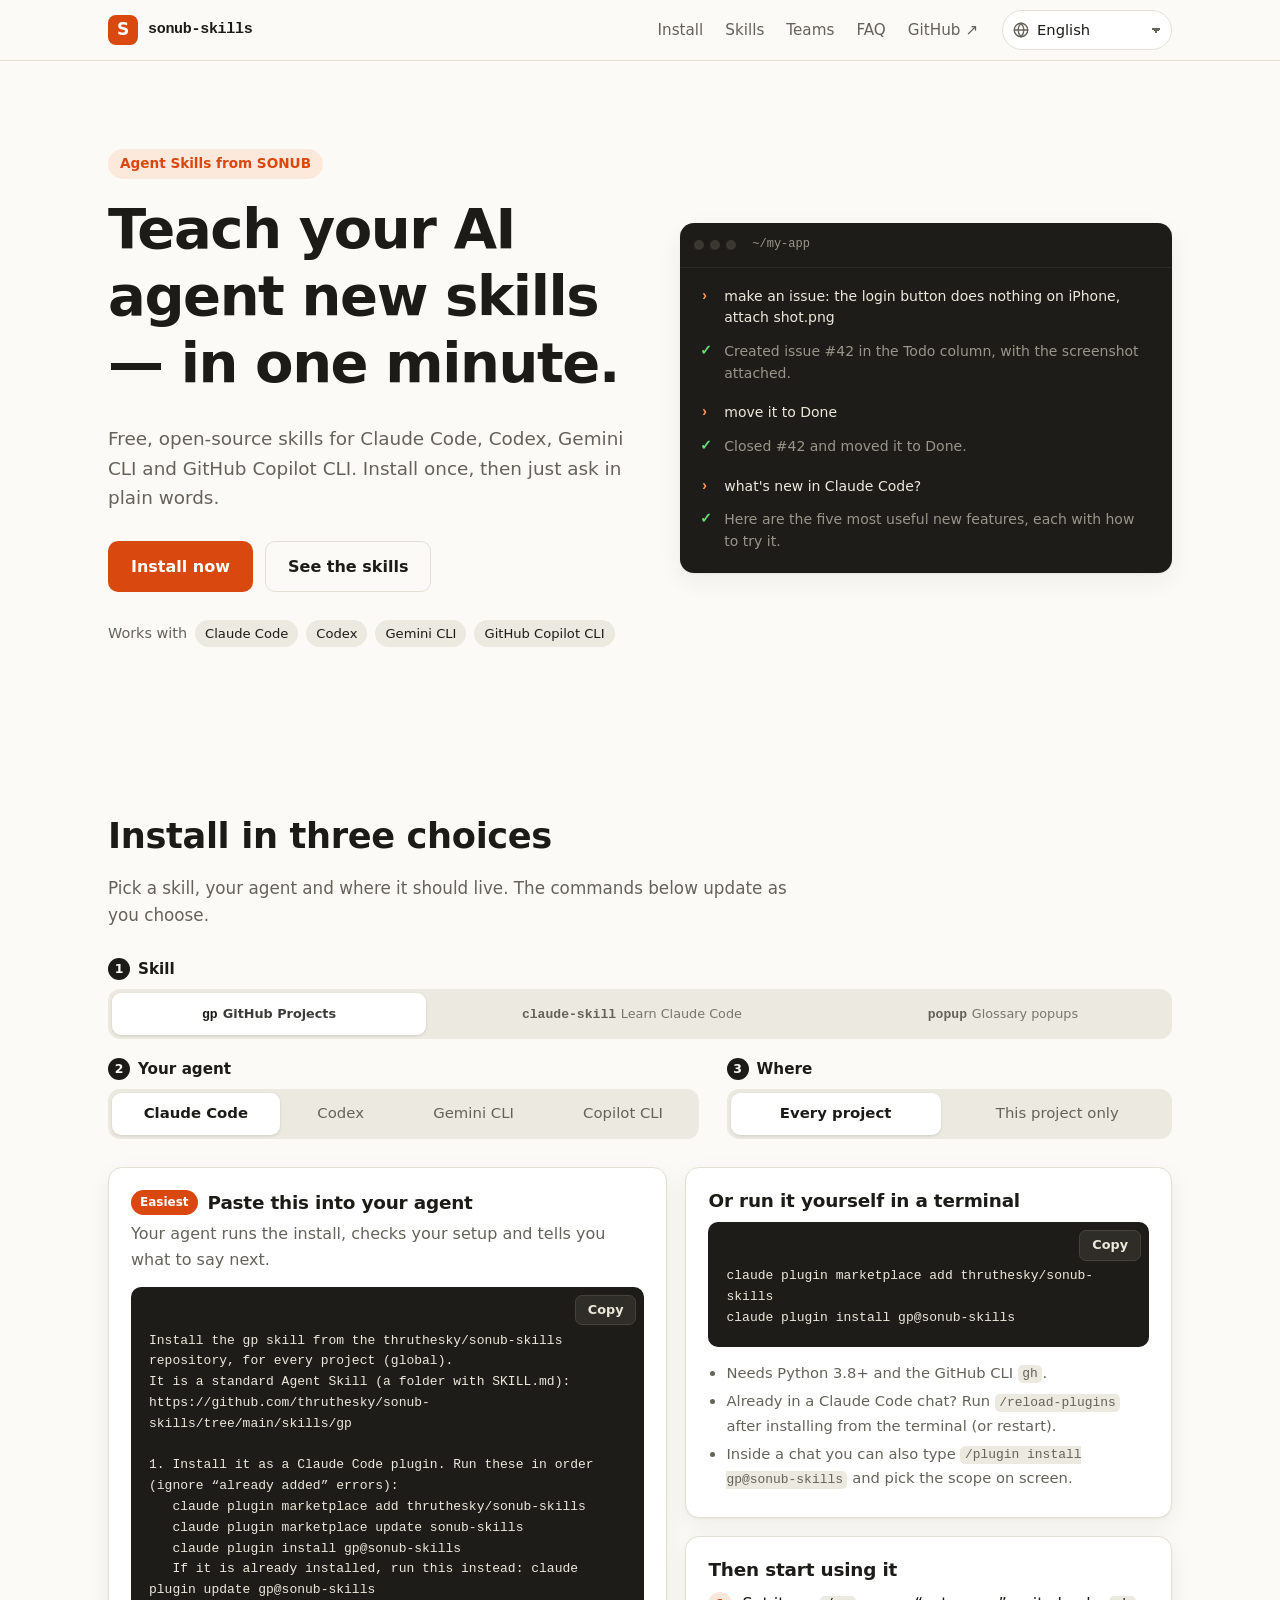
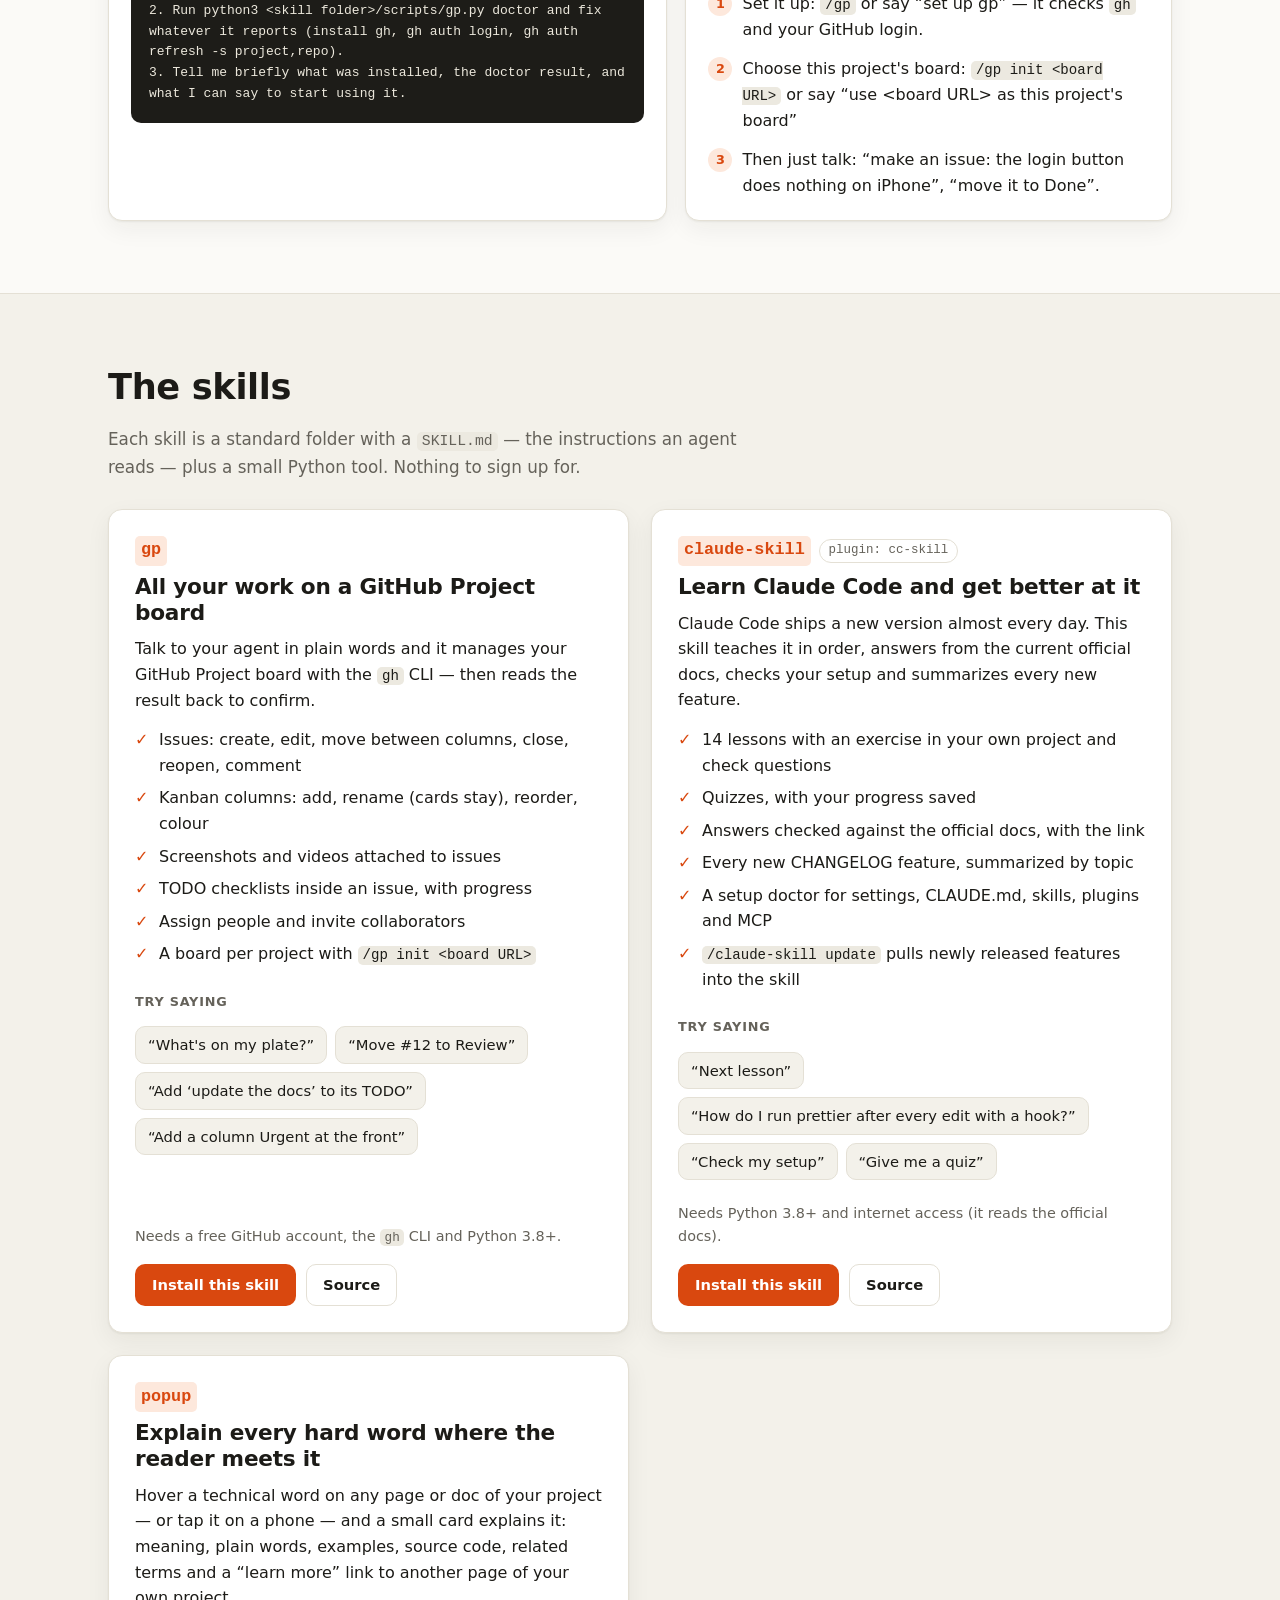
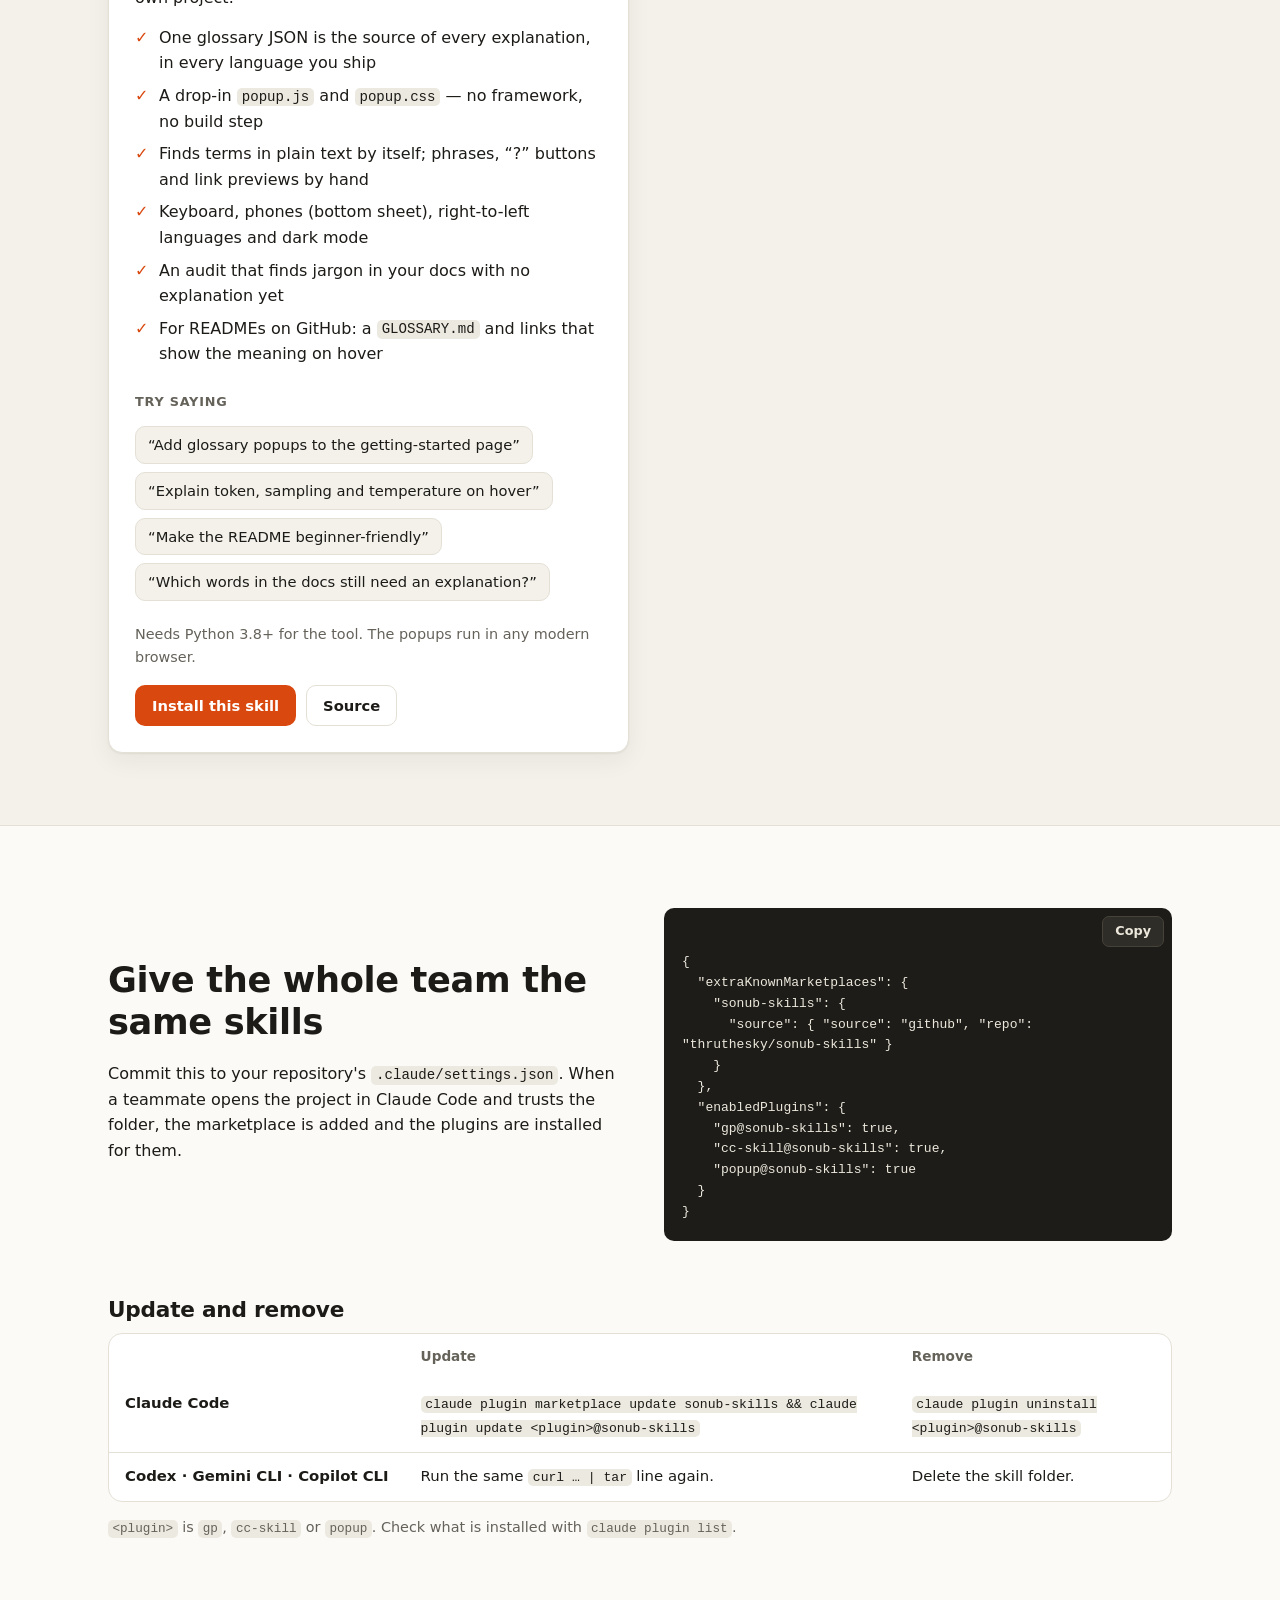
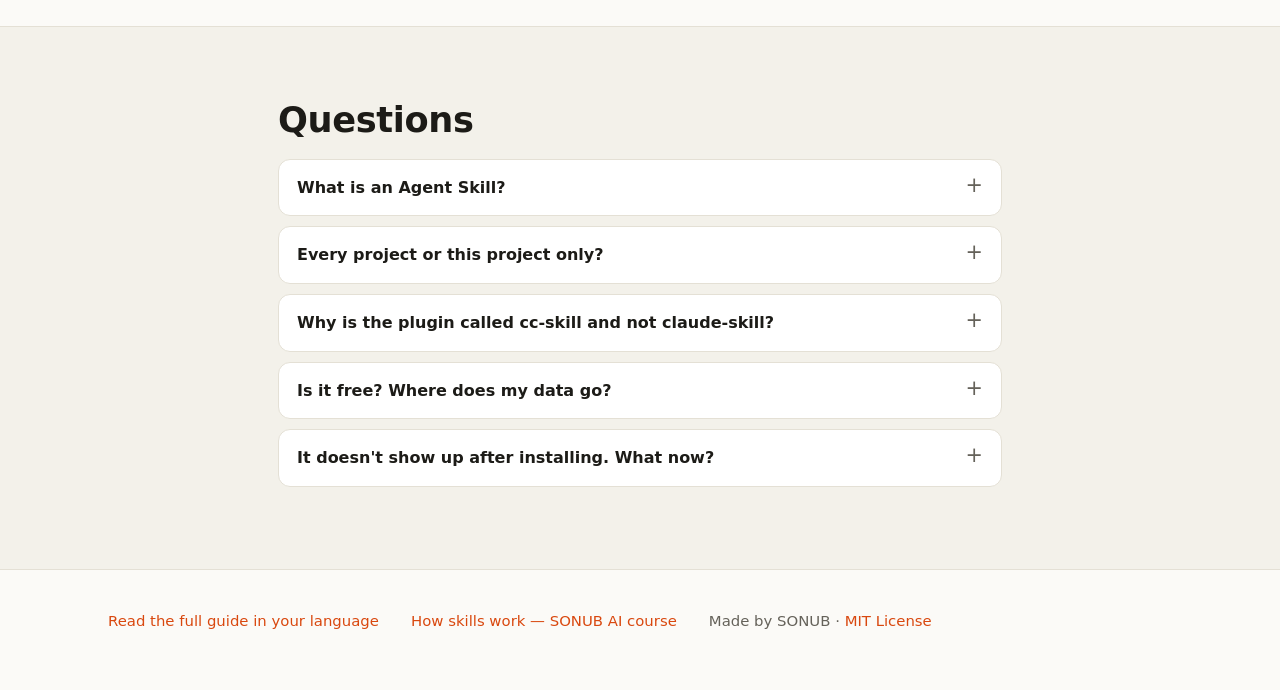
<file: docs/index.html>
<!doctype html>
<html lang="en" dir="ltr">
<head>
<meta charset="utf-8">
<meta name="viewport" content="width=device-width, initial-scale=1">
<title data-i18n="meta.title">sonub-skills — Agent Skills from SONUB</title>
<meta name="description" data-i18n-content="meta.desc" content="Free, open-source Agent Skills for Claude Code, Codex, Gemini CLI and GitHub Copilot CLI. Install in one minute, then just ask in plain words.">
<meta property="og:title" content="sonub-skills — Agent Skills from SONUB">
<meta property="og:description" content="Free, open-source Agent Skills for Claude Code, Codex, Gemini CLI and GitHub Copilot CLI.">
<meta property="og:type" content="website">
<meta property="og:url" content="https://thruthesky.github.io/sonub-skills/">
<meta name="theme-color" content="#fbfaf7" media="(prefers-color-scheme: light)">
<meta name="theme-color" content="#14130f" media="(prefers-color-scheme: dark)">
<link rel="canonical" href="https://thruthesky.github.io/sonub-skills/">
<link rel="alternate" hreflang="x-default" href="https://thruthesky.github.io/sonub-skills/">
<link rel="alternate" hreflang="en" href="https://thruthesky.github.io/sonub-skills/?lang=en">
<link rel="alternate" hreflang="ko" href="https://thruthesky.github.io/sonub-skills/?lang=ko">
<link rel="alternate" hreflang="zh" href="https://thruthesky.github.io/sonub-skills/?lang=zh">
<link rel="alternate" hreflang="ja" href="https://thruthesky.github.io/sonub-skills/?lang=ja">
<link rel="alternate" hreflang="es" href="https://thruthesky.github.io/sonub-skills/?lang=es">
<link rel="alternate" hreflang="pt" href="https://thruthesky.github.io/sonub-skills/?lang=pt">
<link rel="alternate" hreflang="fr" href="https://thruthesky.github.io/sonub-skills/?lang=fr">
<link rel="alternate" hreflang="de" href="https://thruthesky.github.io/sonub-skills/?lang=de">
<link rel="alternate" hreflang="ru" href="https://thruthesky.github.io/sonub-skills/?lang=ru">
<link rel="alternate" hreflang="vi" href="https://thruthesky.github.io/sonub-skills/?lang=vi">
<link rel="alternate" hreflang="id" href="https://thruthesky.github.io/sonub-skills/?lang=id">
<link rel="alternate" hreflang="th" href="https://thruthesky.github.io/sonub-skills/?lang=th">
<link rel="alternate" hreflang="tr" href="https://thruthesky.github.io/sonub-skills/?lang=tr">
<link rel="alternate" hreflang="hi" href="https://thruthesky.github.io/sonub-skills/?lang=hi">
<link rel="alternate" hreflang="bn" href="https://thruthesky.github.io/sonub-skills/?lang=bn">
<link rel="alternate" hreflang="ar" href="https://thruthesky.github.io/sonub-skills/?lang=ar">
<link rel="alternate" hreflang="ur" href="https://thruthesky.github.io/sonub-skills/?lang=ur">
<link rel="icon" href="data:,">
<link rel="stylesheet" href="style.css">
<script>
  // Pick the language before first paint so the page does not flash English.
  (function () {
    var L = ['en','ko','zh','ja','es','pt','fr','de','ru','vi','id','th','tr','hi','bn','ar','ur'];
    var pick = null, q = new URLSearchParams(location.search).get('lang');
    if (q && L.indexOf(q) >= 0) pick = q;
    if (!pick) { try { var s = localStorage.getItem('sonub-skills.lang'); if (s && L.indexOf(s) >= 0) pick = s; } catch (e) {} }
    if (!pick) {
      var list = navigator.languages && navigator.languages.length ? navigator.languages : [navigator.language || 'en'];
      for (var i = 0; i < list.length && !pick; i++) {
        var c = String(list[i]).toLowerCase(), p = c.split('-')[0];
        if (p === 'in') p = 'id';
        if (L.indexOf(p) >= 0) pick = p;
      }
    }
    pick = pick || 'en';
    window.__LANG = pick;
    if (pick !== 'en') document.documentElement.classList.add('i18n-loading');
    document.documentElement.lang = pick;
    document.documentElement.dir = (pick === 'ar' || pick === 'ur') ? 'rtl' : 'ltr';
  })();
</script>
<script src="app.js" defer></script>
</head>
<body>

<header class="topbar">
  <div class="wrap topbar-in">
    <a class="brand" href="#top" aria-label="sonub-skills">
      <span class="brand-mark" aria-hidden="true">S</span>
      <span class="brand-name">sonub-skills</span>
    </a>
    <nav class="nav" aria-label="Main">
      <a href="#install" data-i18n="nav.install">Install</a>
      <a href="#skills" data-i18n="nav.skills">Skills</a>
      <a href="#team" data-i18n="nav.team">Teams</a>
      <a href="#faq" data-i18n="nav.faq">FAQ</a>
      <a href="https://github.com/thruthesky/sonub-skills" class="nav-gh">GitHub ↗</a>
    </nav>
    <label class="lang">
      <span class="lang-icon" aria-hidden="true">
        <svg viewBox="0 0 24 24" width="18" height="18" fill="none" stroke="currentColor" stroke-width="1.8" stroke-linecap="round"><circle cx="12" cy="12" r="9"/><path d="M3 12h18M12 3c2.6 2.8 3.9 5.8 3.9 9s-1.3 6.2-3.9 9c-2.6-2.8-3.9-5.8-3.9-9S9.4 5.8 12 3z"/></svg>
      </span>
      <span class="sr-only" data-i18n="lang.label">Language</span>
      <select id="lang-select" aria-label="Language"></select>
    </label>
  </div>
</header>

<main id="top">

<section class="hero">
  <div class="wrap hero-in">
    <div class="hero-text">
      <p class="eyebrow" data-i18n="hero.eyebrow">Agent Skills from SONUB</p>
      <h1 data-i18n="hero.title">Teach your AI agent new skills — in one minute.</h1>
      <p class="lead" data-i18n="hero.lead">Free, open-source skills for Claude Code, Codex, Gemini CLI and GitHub Copilot CLI. Install once, then just ask in plain words.</p>
      <div class="cta">
        <a class="btn btn-primary" href="#install" data-i18n="hero.ctaInstall">Install now</a>
        <a class="btn btn-ghost" href="#skills" data-i18n="hero.ctaSkills">See the skills</a>
      </div>
      <p class="works"><span data-i18n="hero.works">Works with</span>
        <span class="chip">Claude Code</span><span class="chip">Codex</span><span class="chip">Gemini CLI</span><span class="chip">GitHub Copilot CLI</span>
      </p>
    </div>
    <div class="demo" aria-hidden="true">
      <div class="demo-bar"><i></i><i></i><i></i><span>~/my-app</span></div>
      <div class="demo-body">
        <p class="say you"><b>›</b> <span data-i18n="demo.you1">make an issue: the login button does nothing on iPhone, attach shot.png</span></p>
        <p class="say ai"><b>✓</b> <span data-i18n="demo.ai1">Created issue #42 in the Todo column, with the screenshot attached.</span></p>
        <p class="say you"><b>›</b> <span data-i18n="demo.you2">move it to Done</span></p>
        <p class="say ai"><b>✓</b> <span data-i18n="demo.ai2">Closed #42 and moved it to Done.</span></p>
        <p class="say you"><b>›</b> <span data-i18n="demo.you3">what's new in Claude Code?</span></p>
        <p class="say ai"><b>✓</b> <span data-i18n="demo.ai3">Here are the five most useful new features, each with how to try it.</span></p>
      </div>
    </div>
  </div>
</section>

<section id="install" class="section">
  <div class="wrap">
    <h2 data-i18n="install.title">Install in three choices</h2>
    <p class="sub" data-i18n="install.sub">Pick a skill, your agent and where it should live. The commands below update as you choose.</p>

    <div class="pickers">
      <div class="picker">
        <p class="picker-label"><span class="num">1</span> <span data-i18n="install.pickSkill">Skill</span></p>
        <div class="seg" role="group" data-pick="skill">
          <button type="button" data-val="gp"><code>gp</code> <small data-i18n="install.skillGp">GitHub Projects</small></button>
          <button type="button" data-val="claude-skill"><code>claude-skill</code> <small data-i18n="install.skillCs">Learn Claude Code</small></button>
          <button type="button" data-val="popup"><code>popup</code> <small data-i18n="install.skillPp">Glossary popups</small></button>
        </div>
      </div>
      <div class="picker">
        <p class="picker-label"><span class="num">2</span> <span data-i18n="install.pickAgent">Your agent</span></p>
        <div class="seg" role="group" data-pick="agent">
          <button type="button" data-val="claude">Claude Code</button>
          <button type="button" data-val="codex">Codex</button>
          <button type="button" data-val="gemini">Gemini CLI</button>
          <button type="button" data-val="copilot">Copilot CLI</button>
        </div>
      </div>
      <div class="picker">
        <p class="picker-label"><span class="num">3</span> <span data-i18n="install.pickScope">Where</span></p>
        <div class="seg" role="group" data-pick="scope">
          <button type="button" data-val="global" data-i18n="install.scopeGlobal">Every project</button>
          <button type="button" data-val="project" data-i18n="install.scopeProject">This project only</button>
        </div>
      </div>
    </div>

    <div class="result">
      <article class="card card-main">
        <div class="card-head">
          <span class="badge" data-i18n="install.easiest">Easiest</span>
          <h3 data-i18n="install.pasteTitle">Paste this into your agent</h3>
        </div>
        <p class="muted" data-i18n="install.pasteDesc">Your agent runs the install, checks your setup and tells you what to say next.</p>
        <div class="code"><button type="button" class="copy" data-copy="out-prompt" data-i18n="ui.copy">Copy</button><pre id="out-prompt"></pre></div>
      </article>

      <article class="card">
        <div class="card-head"><h3 data-i18n="install.termTitle">Or run it yourself in a terminal</h3></div>
        <div class="code"><button type="button" class="copy" data-copy="out-term" data-i18n="ui.copy">Copy</button><pre id="out-term"></pre></div>
        <ul class="notes" id="out-notes"></ul>
      </article>

      <article class="card">
        <div class="card-head"><h3 data-i18n="install.startTitle">Then start using it</h3></div>
        <ol class="start" id="out-start"></ol>
      </article>
    </div>
  </div>
</section>

<section id="skills" class="section section-alt">
  <div class="wrap">
    <h2 data-i18n="skills.title">The skills</h2>
    <p class="sub" data-i18n="skills.sub">Each skill is a standard folder with a <code>SKILL.md</code> — the instructions an agent reads — plus a small Python tool. Nothing to sign up for.</p>

    <div class="skills">
      <article class="skill" id="skill-gp">
        <header>
          <p class="skill-name"><code>gp</code></p>
          <h3 data-i18n="gp.tagline">All your work on a GitHub Project board</h3>
        </header>
        <p data-i18n="gp.desc">Talk to your agent in plain words and it manages your GitHub Project board with the <code>gh</code> CLI — then reads the result back to confirm.</p>
        <ul class="feat">
          <li data-i18n="gp.f1">Issues: create, edit, move between columns, close, reopen, comment</li>
          <li data-i18n="gp.f2">Kanban columns: add, rename (cards stay), reorder, colour</li>
          <li data-i18n="gp.f3">Screenshots and videos attached to issues</li>
          <li data-i18n="gp.f4">TODO checklists inside an issue, with progress</li>
          <li data-i18n="gp.f5">Assign people and invite collaborators</li>
          <li data-i18n="gp.f6">A board per project with <code>/gp init &lt;board URL&gt;</code></li>
        </ul>
        <p class="try-label" data-i18n="ui.trySaying">Try saying</p>
        <ul class="try">
          <li data-i18n="gp.t1">“What's on my plate?”</li>
          <li data-i18n="gp.t2">“Move #12 to Review”</li>
          <li data-i18n="gp.t3">“Add ‘update the docs’ to its TODO”</li>
          <li data-i18n="gp.t4">“Add a column Urgent at the front”</li>
        </ul>
        <p class="req" data-i18n="gp.req">Needs a free GitHub account, the <code>gh</code> CLI and Python 3.8+.</p>
        <div class="skill-actions">
          <button type="button" class="btn btn-primary btn-sm" data-install="gp" data-i18n="ui.installThis">Install this skill</button>
          <a class="btn btn-ghost btn-sm" href="https://github.com/thruthesky/sonub-skills/tree/main/skills/gp" data-i18n="ui.source">Source</a>
        </div>
      </article>

      <article class="skill" id="skill-claude-skill">
        <header>
          <p class="skill-name"><code>claude-skill</code> <span class="tag" data-i18n="cs.plugin">plugin: cc-skill</span></p>
          <h3 data-i18n="cs.tagline">Learn Claude Code and get better at it</h3>
        </header>
        <p data-i18n="cs.desc">Claude Code ships a new version almost every day. This skill teaches it in order, answers from the current official docs, checks your setup and summarizes every new feature.</p>
        <ul class="feat">
          <li data-i18n="cs.f1">14 lessons with an exercise in your own project and check questions</li>
          <li data-i18n="cs.f2">Quizzes, with your progress saved</li>
          <li data-i18n="cs.f3">Answers checked against the official docs, with the link</li>
          <li data-i18n="cs.f4">Every new CHANGELOG feature, summarized by topic</li>
          <li data-i18n="cs.f5">A setup doctor for settings, CLAUDE.md, skills, plugins and MCP</li>
          <li data-i18n="cs.f6"><code>/claude-skill update</code> pulls newly released features into the skill</li>
        </ul>
        <p class="try-label" data-i18n="ui.trySaying">Try saying</p>
        <ul class="try">
          <li data-i18n="cs.t1">“Next lesson”</li>
          <li data-i18n="cs.t2">“How do I run prettier after every edit with a hook?”</li>
          <li data-i18n="cs.t3">“Check my setup”</li>
          <li data-i18n="cs.t4">“Give me a quiz”</li>
        </ul>
        <p class="req" data-i18n="cs.req">Needs Python 3.8+ and internet access (it reads the official docs).</p>
        <div class="skill-actions">
          <button type="button" class="btn btn-primary btn-sm" data-install="claude-skill" data-i18n="ui.installThis">Install this skill</button>
          <a class="btn btn-ghost btn-sm" href="https://github.com/thruthesky/sonub-skills/tree/main/skills/claude-skill" data-i18n="ui.source">Source</a>
        </div>
      </article>
      <article class="skill" id="skill-popup">
        <header>
          <p class="skill-name"><code>popup</code></p>
          <h3 data-i18n="pp.tagline">Explain every hard word where the reader meets it</h3>
        </header>
        <p data-i18n="pp.desc">Hover a technical word on any page or doc of your project — or tap it on a phone — and a small card explains it: meaning, plain words, examples, source code, related terms and a “learn more” link to another page of your own project.</p>
        <ul class="feat">
          <li data-i18n="pp.f1">One glossary JSON is the source of every explanation, in every language you ship</li>
          <li data-i18n="pp.f2">A drop-in <code>popup.js</code> and <code>popup.css</code> — no framework, no build step</li>
          <li data-i18n="pp.f3">Finds terms in plain text by itself; phrases, “?” buttons and link previews by hand</li>
          <li data-i18n="pp.f4">Keyboard, phones (bottom sheet), right-to-left languages and dark mode</li>
          <li data-i18n="pp.f5">An audit that finds jargon in your docs with no explanation yet</li>
          <li data-i18n="pp.f6">For READMEs on GitHub: a <code>GLOSSARY.md</code> and links that show the meaning on hover</li>
        </ul>
        <p class="try-label" data-i18n="ui.trySaying">Try saying</p>
        <ul class="try">
          <li data-i18n="pp.t1">“Add glossary popups to the getting-started page”</li>
          <li data-i18n="pp.t2">“Explain token, sampling and temperature on hover”</li>
          <li data-i18n="pp.t3">“Make the README beginner-friendly”</li>
          <li data-i18n="pp.t4">“Which words in the docs still need an explanation?”</li>
        </ul>
        <p class="req" data-i18n="pp.req">Needs Python 3.8+ for the tool. The popups run in any modern browser.</p>
        <div class="skill-actions">
          <button type="button" class="btn btn-primary btn-sm" data-install="popup" data-i18n="ui.installThis">Install this skill</button>
          <a class="btn btn-ghost btn-sm" href="https://github.com/thruthesky/sonub-skills/tree/main/skills/popup" data-i18n="ui.source">Source</a>
        </div>
      </article>
    </div>
  </div>
</section>

<section id="team" class="section">
  <div class="wrap two">
    <div>
      <h2 data-i18n="team.title">Give the whole team the same skills</h2>
      <p data-i18n="team.desc">Commit this to your repository's <code>.claude/settings.json</code>. When a teammate opens the project in Claude Code and trusts the folder, the marketplace is added and the plugins are installed for them.</p>
    </div>
    <div class="code"><button type="button" class="copy" data-copy="out-team" data-i18n="ui.copy">Copy</button><pre id="out-team">{
  "extraKnownMarketplaces": {
    "sonub-skills": {
      "source": { "source": "github", "repo": "thruthesky/sonub-skills" }
    }
  },
  "enabledPlugins": {
    "gp@sonub-skills": true,
    "cc-skill@sonub-skills": true,
    "popup@sonub-skills": true
  }
}</pre></div>
  </div>

  <div class="wrap">
    <h3 class="h3-sep" data-i18n="upd.title">Update and remove</h3>
    <div class="table-scroll">
      <table class="tbl">
        <thead><tr><th></th><th data-i18n="upd.update">Update</th><th data-i18n="upd.remove">Remove</th></tr></thead>
        <tbody>
          <tr><th>Claude Code</th>
            <td><code>claude plugin marketplace update sonub-skills &amp;&amp; claude plugin update &lt;plugin&gt;@sonub-skills</code></td>
            <td><code>claude plugin uninstall &lt;plugin&gt;@sonub-skills</code></td></tr>
          <tr><th>Codex · Gemini CLI · Copilot CLI</th>
            <td data-i18n="upd.otherUpdate">Run the same <code>curl … | tar</code> line again.</td>
            <td data-i18n="upd.otherRemove">Delete the skill folder.</td></tr>
        </tbody>
      </table>
    </div>
    <p class="muted small" data-i18n="upd.note"><code>&lt;plugin&gt;</code> is <code>gp</code>, <code>cc-skill</code> or <code>popup</code>. Check what is installed with <code>claude plugin list</code>.</p>
  </div>
</section>

<section id="faq" class="section section-alt">
  <div class="wrap narrow">
    <h2 data-i18n="faq.title">Questions</h2>
    <details>
      <summary data-i18n="faq.q1">What is an Agent Skill?</summary>
      <p data-i18n="faq.a1">A folder with a <code>SKILL.md</code> file that tells an AI agent when and how to do a task, plus the scripts and notes it needs. It is an open standard (<a href="https://agentskills.io">agentskills.io</a>), so the same folder works in many agents.</p>
    </details>
    <details>
      <summary data-i18n="faq.q2">Every project or this project only?</summary>
      <p data-i18n="faq.a2">“Every project” installs the skill once for all projects on your computer. “This project only” keeps it inside one repository; with the Claude Code plugin it is written to <code>.claude/settings.json</code>, so teammates get it too.</p>
    </details>
    <details>
      <summary data-i18n="faq.q3">Why is the plugin called cc-skill and not claude-skill?</summary>
      <p data-i18n="faq.a3">Claude Code reserves plugin names that start with <code>claude-</code> for Anthropic. The plugin is <code>cc-skill</code>; the skill inside keeps its name, so you still type <code>/claude-skill</code>.</p>
    </details>
    <details>
      <summary data-i18n="faq.q4">Is it free? Where does my data go?</summary>
      <p data-i18n="faq.a4">Free and MIT-licensed. The skills run on your computer with your own tools: <code>gp</code> talks only to GitHub through your <code>gh</code> login, <code>claude-skill</code> reads the public Claude Code docs and CHANGELOG, and <code>popup</code> works only on your own files.</p>
    </details>
    <details>
      <summary data-i18n="faq.q5">It doesn't show up after installing. What now?</summary>
      <p data-i18n="faq.a5">In Claude Code, run <code>/reload-plugins</code> in the open chat or start a new one. In other agents, start a new session so the skill folder is read again. You can also just ask your agent: “is the gp skill installed?”</p>
    </details>
  </div>
</section>

</main>

<footer class="footer">
  <div class="wrap footer-in">
    <p><a id="readme-link" href="https://github.com/thruthesky/sonub-skills/blob/main/README.en.md" data-i18n="foot.readme">Read the full guide in your language</a></p>
    <p><a href="https://sonub.com/learn/ai#agent-skill" data-i18n="foot.course">How skills work — SONUB AI course</a></p>
    <p class="muted"><span data-i18n="foot.made">Made by SONUB</span> · <a href="https://github.com/thruthesky/sonub-skills/blob/main/LICENSE">MIT License</a></p>
  </div>
</footer>

<!-- Strings the script puts together (install prompt, commands, notes). Translated like the rest. -->
<div id="strings" hidden>
  <span data-i18n="ui.copied">Copied!</span>
  <span data-i18n="prompt.intro">Install the {skill} skill from the thruthesky/sonub-skills repository, {scope}.</span>
  <span data-i18n="prompt.scopeGlobal">for every project (global)</span>
  <span data-i18n="prompt.scopeProject">for this project only</span>
  <span data-i18n="prompt.what">It is a standard Agent Skill (a folder with SKILL.md): {url}</span>
  <span data-i18n="prompt.plugin">Install it as a Claude Code plugin. Run these in order (ignore “already added” errors):</span>
  <span data-i18n="prompt.already">If it is already installed, run this instead: {cmd}</span>
  <span data-i18n="prompt.folder">Download the skill folder into {dir}:</span>
  <span data-i18n="prompt.doctor">Run {cmd} and fix whatever it reports.</span>
  <span data-i18n="prompt.doctorGp">Run {cmd} and fix whatever it reports (install gh, gh auth login, gh auth refresh -s project,repo).</span>
  <span data-i18n="prompt.doctorPp">Run {cmd} — it checks the bundled example glossary and should report 0 errors.</span>
  <span data-i18n="prompt.report">Tell me briefly what was installed, the doctor result, and what I can say to start using it.</span>
  <span data-i18n="prompt.skillFolder">&lt;skill folder&gt;</span>
  <span data-i18n="note.reload">Already in a Claude Code chat? Run <code>/reload-plugins</code> after installing from the terminal (or restart).</span>
  <span data-i18n="note.inChat">Inside a chat you can also type <code>/plugin install {plugin}@sonub-skills</code> and pick the scope on screen.</span>
  <span data-i18n="note.project">Run it inside your project folder.</span>
  <span data-i18n="note.teamShared">With <code>--scope project</code> it is written to <code>.claude/settings.json</code> — commit it and teammates get the skill too.</span>
  <span data-i18n="note.folderUpdate">Run the same line again to update. Delete <code>{path}</code> to remove.</span>
  <span data-i18n="note.newSession">Start a new session of your agent so it reads the new skill.</span>
  <span data-i18n="note.reqGp">Needs Python 3.8+ and the GitHub CLI <code>gh</code>.</span>
  <span data-i18n="note.reqCs">Needs Python 3.8+ and internet access.</span>
  <span data-i18n="note.reqPp">Needs Python 3.8+. The popups themselves are plain JavaScript and CSS.</span>
  <span data-i18n="start.gp1">Set it up: {cmd} — it checks <code>gh</code> and your GitHub login.</span>
  <span data-i18n="start.gp2">Choose this project's board: {cmd}</span>
  <span data-i18n="start.gp3">Then just talk: “make an issue: the login button does nothing on iPhone”, “move it to Done”.</span>
  <span data-i18n="start.cs1">Start studying: {cmd}</span>
  <span data-i18n="start.cs2">Check your setup: {cmd}</span>
  <span data-i18n="start.cs3">See what's new: {cmd}</span>
  <span data-i18n="start.pp1">Explain the hard words on a page: {cmd}</span>
  <span data-i18n="start.pp2">Write a few terms and attach them where they are used: {cmd}</span>
  <span data-i18n="start.pp3">Make a README friendly to beginners: {cmd}</span>
  <span data-i18n="say.gpSetup">“set up gp”</span>
  <span data-i18n="say.gpInit">“use &lt;board URL&gt; as this project's board”</span>
  <span data-i18n="say.csStart">“let's study Claude Code”</span>
  <span data-i18n="say.csDoctor">“check my Claude Code setup”</span>
  <span data-i18n="say.csNew">“what's new in Claude Code?”</span>
  <span data-i18n="say.ppPage">“add glossary popups to the getting-started page”</span>
  <span data-i18n="say.ppTerms">“explain token, sampling and temperature on hover”</span>
  <span data-i18n="say.ppReadme">“make the README beginner-friendly”</span>
  <span data-i18n="say.or">or say</span>
</div>

</body>
</html>
</file>
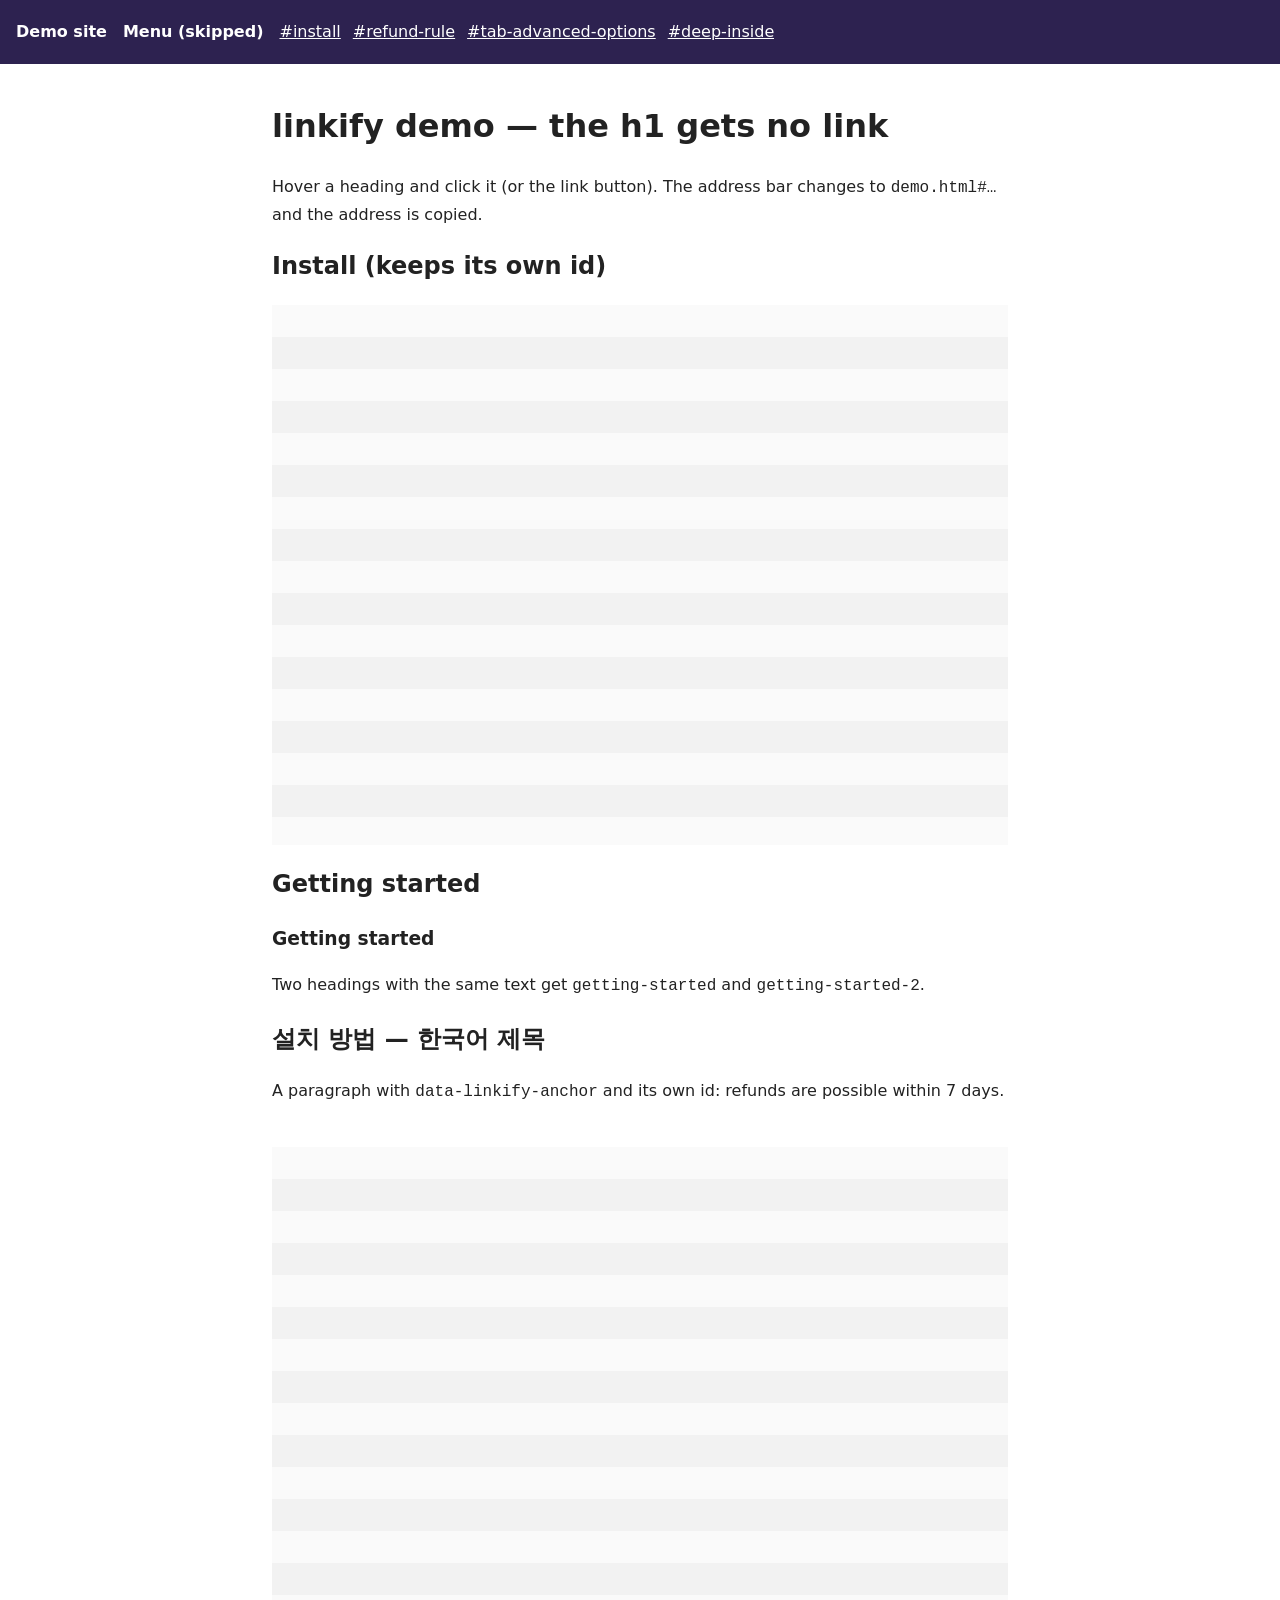
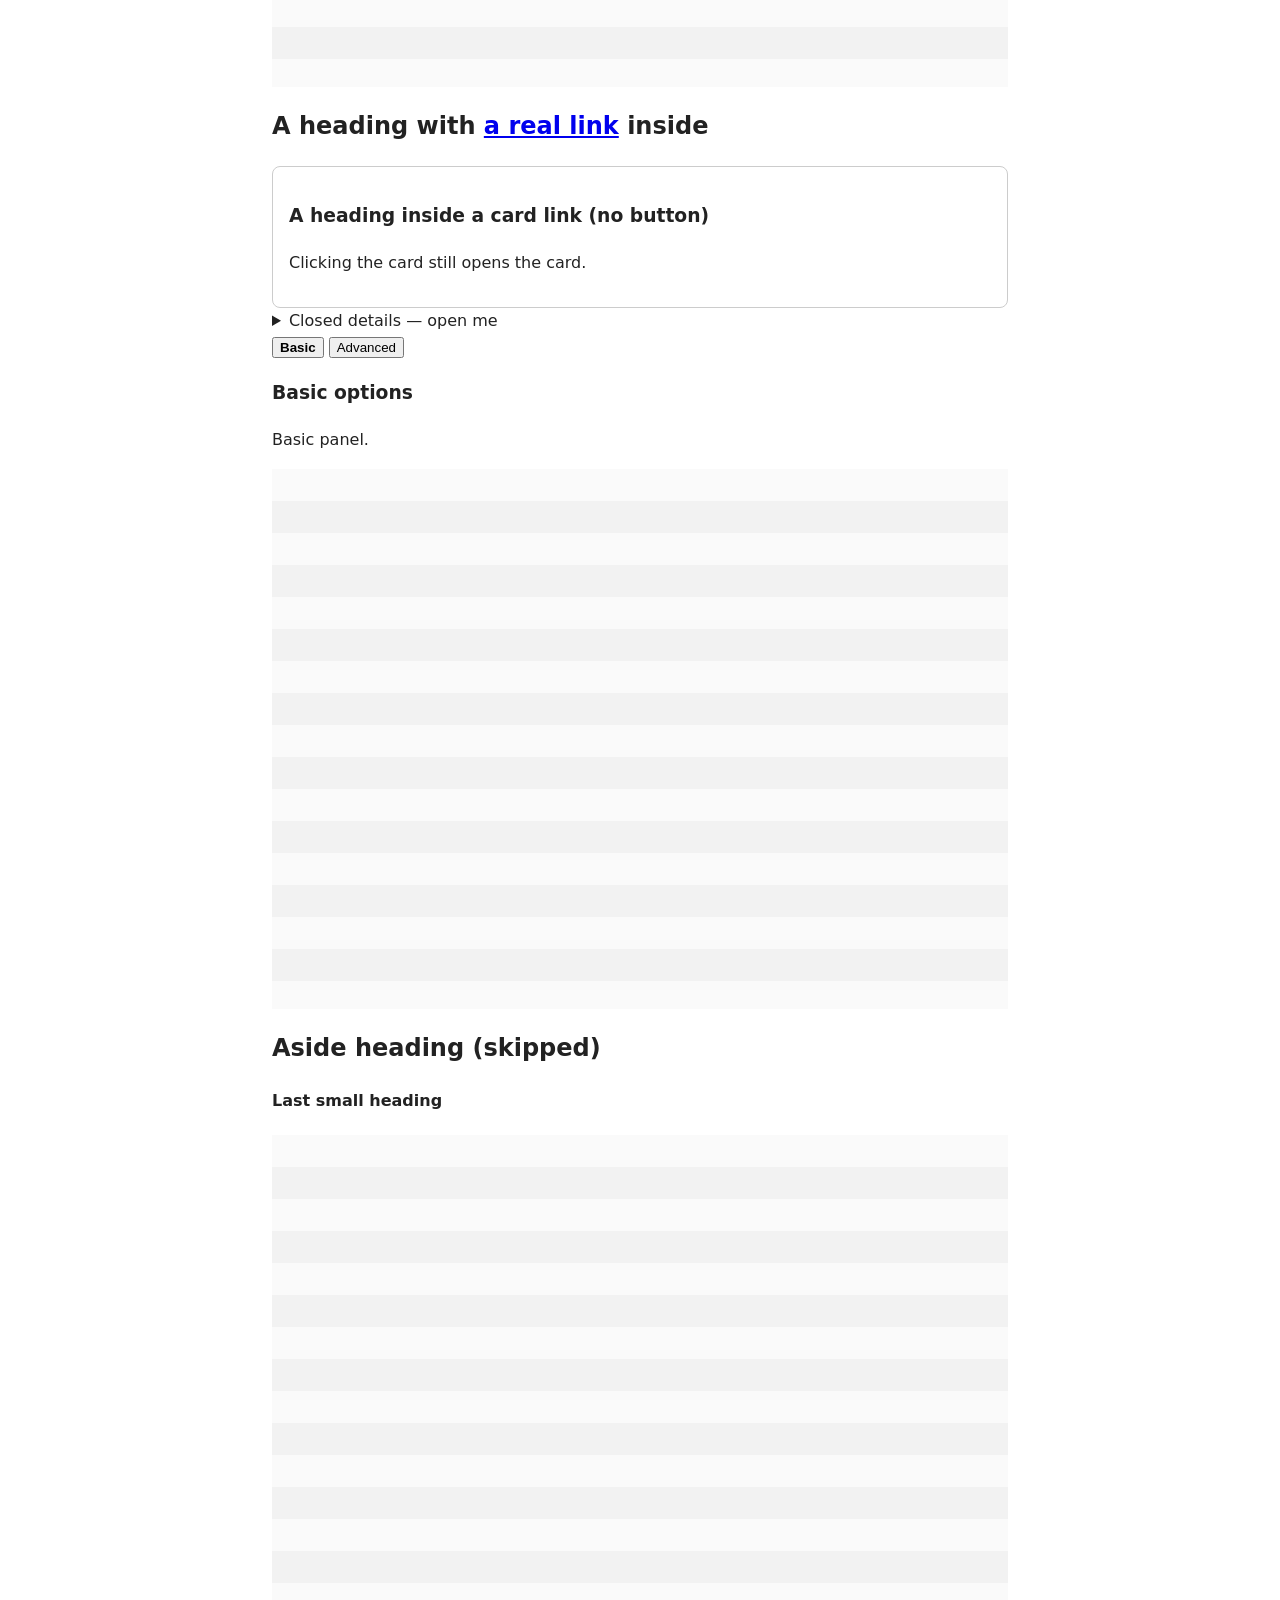
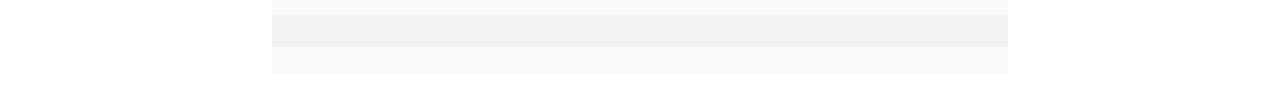
<file: linkify/assets/demo.html>
<!doctype html>
<html lang="en">
<head>
	<meta charset="utf-8">
	<meta name="viewport" content="width=device-width, initial-scale=1">
	<title>linkify demo</title>
	<link rel="stylesheet" href="linkify.css">
	<style>
		body { margin: 0; font: 16px/1.6 system-ui, sans-serif; color: #222; }
		.site-header { position: sticky; top: 0; z-index: 10; height: 64px; display: flex; align-items: center; gap: 1rem; padding-inline: 1rem; background: #2d2250; color: #fff; }
		.site-header a { color: #fff; }
		.site-header .jumps { display: flex; gap: .75rem; overflow-x: auto; white-space: nowrap; min-width: 0; }
		main { max-width: 46rem; margin: 0 auto; padding: 1rem; }
		.filler { height: 60vh; background: repeating-linear-gradient(#fafafa 0 2rem, #f2f2f2 2rem 4rem); }
		.tabs button[aria-selected='true'] { font-weight: 700; }
		.card { display: block; padding: 1rem; border: 1px solid #ccc; border-radius: .5rem; color: inherit; text-decoration: none; }
	</style>
</head>
<body>
	<header class="site-header">
		<strong>Demo site</strong>
		<nav><h2 style="font-size:1rem;margin:0">Menu (skipped)</h2></nav>
		<div class="jumps"><a href="#install">#install</a> <a href="#refund-rule">#refund-rule</a> <a href="#tab-advanced-options">#tab-advanced-options</a> <a href="#deep-inside">#deep-inside</a></div>
	</header>
	<main>
		<h1>linkify demo — the h1 gets no link</h1>
		<p>Hover a heading and click it (or the link button). The address bar changes to <code>demo.html#…</code> and the address is copied.</p>

		<h2 id="install">Install (keeps its own id)</h2>
		<div class="filler"></div>

		<h2>Getting started</h2>
		<h3>Getting started</h3>
		<p>Two headings with the same text get <code>getting-started</code> and <code>getting-started-2</code>.</p>

		<h2>설치 방법 — 한국어 제목</h2>
		<p id="refund-rule" data-linkify-anchor>A paragraph with <code>data-linkify-anchor</code> and its own id: refunds are possible within 7 days.</p>
		<div class="filler"></div>

		<h2>A heading with <a href="https://example.com">a real link</a> inside</h2>
		<a class="card" href="https://example.com"><h3>A heading inside a card link (no button)</h3><p>Clicking the card still opens the card.</p></a>

		<details>
			<summary>Closed details — open me</summary>
			<h3 id="deep-inside">Deep inside a closed details</h3>
			<p>Opening <code>#deep-inside</code> opens this box first.</p>
		</details>

		<section class="tabs" id="tabs">
			<button type="button" aria-selected="true" data-tab="basic">Basic</button>
			<button type="button" aria-selected="false" data-tab="advanced">Advanced</button>
			<div data-linkify-reveal="basic"><h3>Basic options</h3><p>Basic panel.</p></div>
			<div data-linkify-reveal="advanced" hidden><h3 id="tab-advanced-options">Advanced options (in a hidden tab)</h3><p>The page listens for <code>linkify:reveal</code> and shows this tab.</p></div>
		</section>
		<div class="filler"></div>

		<aside><h2>Aside heading (skipped)</h2></aside>
		<h4>Last small heading</h4>
		<div class="filler"></div>
	</main>

	<script>
		// the page's own tab code — linkify only asks it to show a panel
		const tabs = document.getElementById('tabs');
		const show = (name) => {
			tabs.querySelectorAll('[data-tab]').forEach((b) => b.setAttribute('aria-selected', String(b.dataset.tab === name)));
			tabs.querySelectorAll('[data-linkify-reveal]').forEach((p) => (p.hidden = p.dataset.linkifyReveal !== name));
		};
		tabs.addEventListener('click', (e) => e.target.dataset.tab && show(e.target.dataset.tab));
		tabs.addEventListener('linkify:reveal', (e) => show(e.detail));
	</script>
	<script defer src="linkify.js" data-header=".site-header"></script>
</body>
</html>
</file>
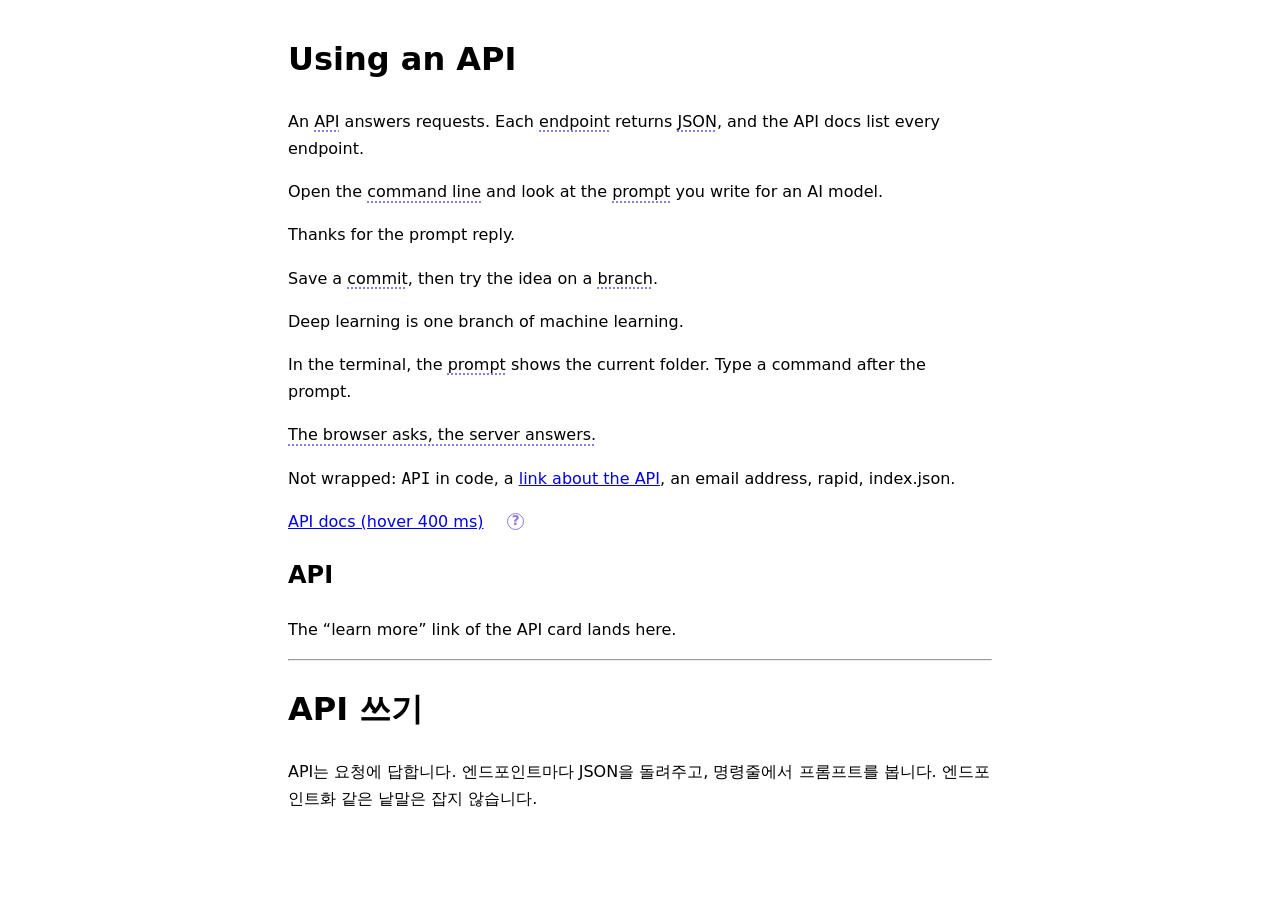
<file: popup/assets/demo.html>
<!doctype html>
<!-- popup demo — serve this folder (python3 -m http.server) and open /demo.html, /demo.html?lang=ko or ?lang=ar&dir=rtl -->
<html lang="en">
<head>
	<meta charset="utf-8">
	<meta name="viewport" content="width=device-width, initial-scale=1">
	<title>popup demo</title>
	<link rel="icon" href="data:,">
	<link rel="stylesheet" href="popup.css">
	<script>
		// demo only: ?lang=ko · ?dir=rtl · ?theme=dark
		var q = new URLSearchParams(location.search);
		if (q.get('lang')) document.documentElement.lang = q.get('lang');
		if (q.get('dir')) document.documentElement.dir = q.get('dir');
		if (q.get('theme')) document.documentElement.dataset.theme = q.get('theme');
	</script>
	<script defer src="popup.js" data-glossary="glossary.example.json"></script>
	<style>
		body { max-width: 44rem; margin: 2rem auto; padding: 0 1rem; font: 16px/1.7 system-ui, sans-serif; }
		:root[data-theme='dark'] body { background: #121317; color: #e6e8eb; }
		nav a { margin-inline-end: 1rem; }
	</style>
</head>
<body>
	<main>
		<h1>Using an API</h1>
		<p>An API answers requests. Each endpoint returns JSON, and the API docs list every endpoint.</p>
		<p>Open the command line and look at the prompt you write for an AI model.</p>
		<p>Thanks for the prompt reply. <!-- avoid: "prompt reply" means quick, not an AI prompt --></p>
		<p>Save a commit, then try the idea on a branch. <!-- branch: Git context (cue: commit) --></p>
		<p>Deep learning is one branch of machine learning. <!-- branch: no Git cue near it → left plain (context: true) --></p>
		<section data-popup-scope="shell">
			<p>In the terminal, the prompt shows the current folder. Type a command after the prompt.</p>
		</section>
		<p><span data-term="concept-request-response">The browser asks, the server answers.</span></p>
		<p>Not wrapped: <code>API</code> in code, a <a href="#api">link about the API</a>, an email address, rapid, index.json.</p>
		<nav>
			<a href="#api" data-term="api" data-term-label="API">API docs (hover 400 ms)</a>
			<button class="popup-info" data-term="cli"></button>
		</nav>
		<h2 id="api">API</h2>
		<p>The “learn more” link of the API card lands here.</p>
		<hr>
		<h1 lang="ko">API 쓰기</h1>
		<p lang="ko">API는 요청에 답합니다. 엔드포인트마다 JSON을 돌려주고, 명령줄에서 프롬프트를 봅니다. 엔드포인트화 같은 낱말은 잡지 않습니다.</p>
	</main>
</body>
</html>
</file>
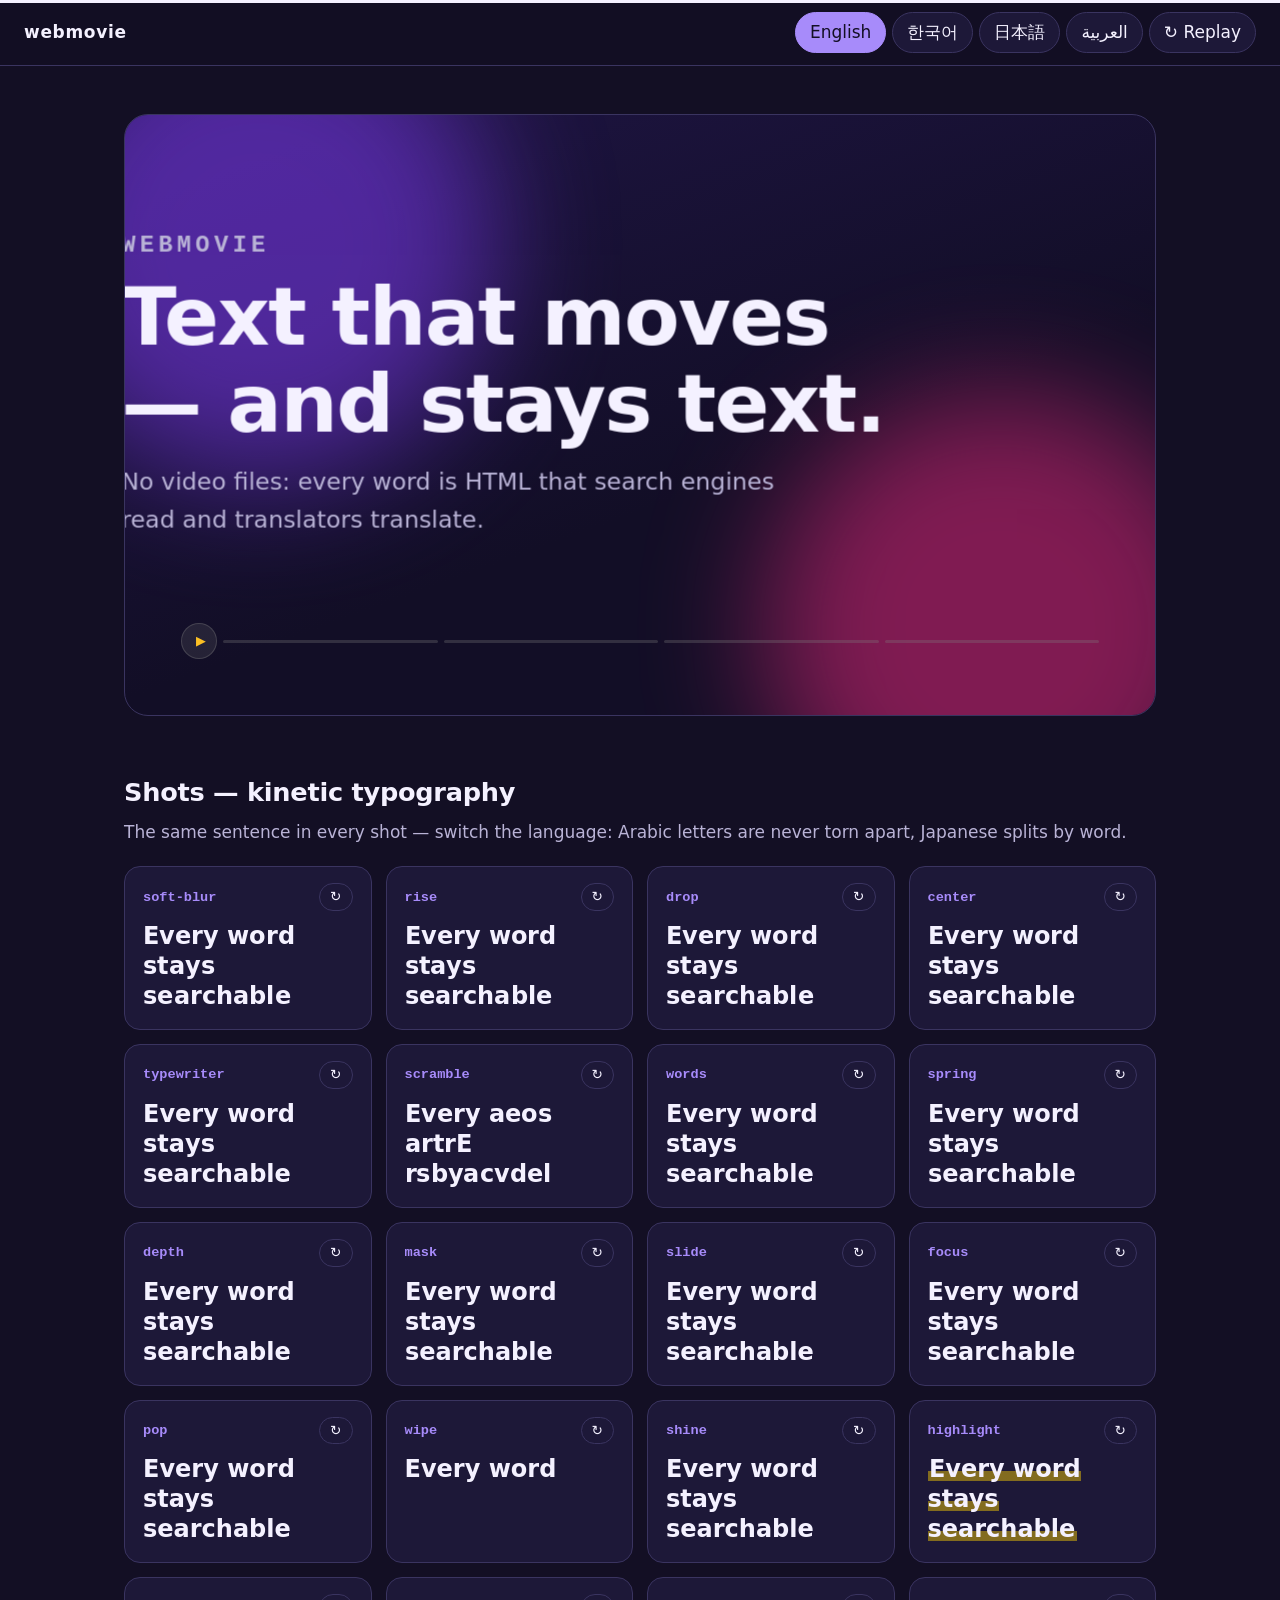
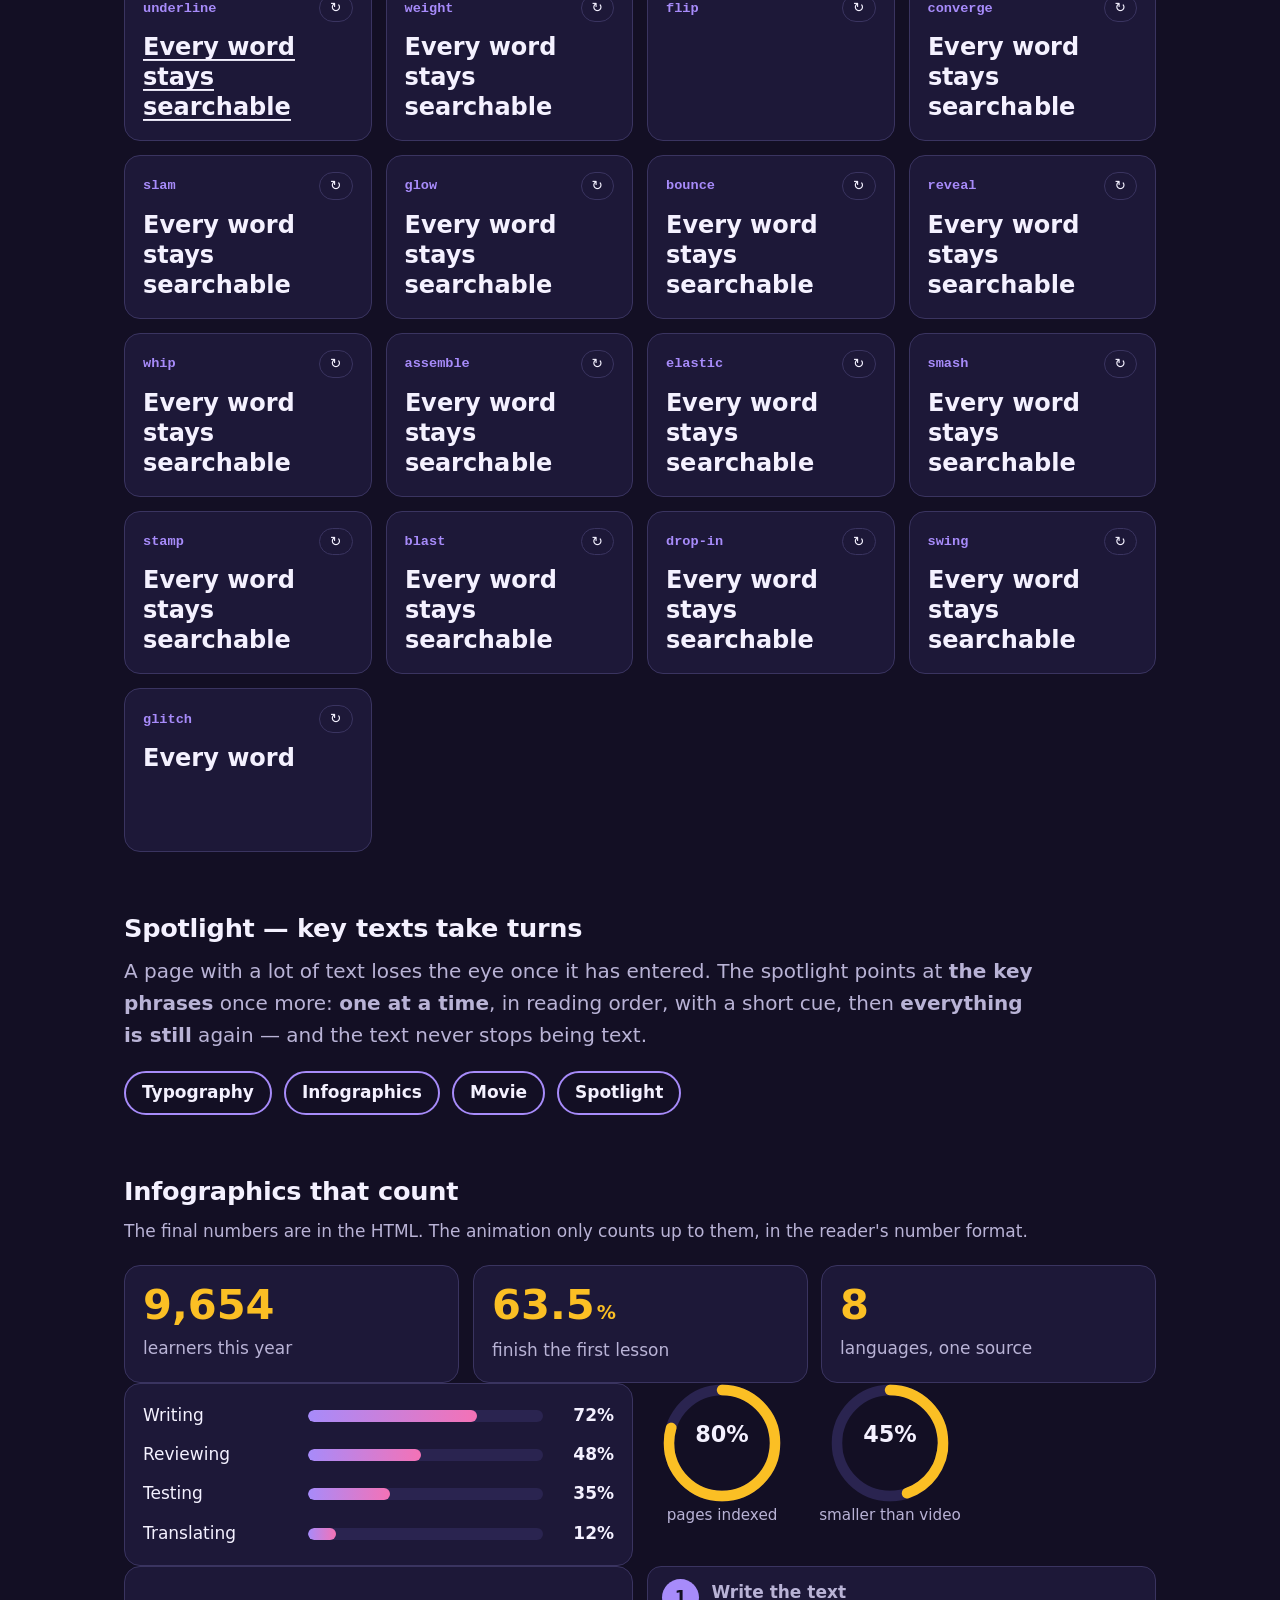
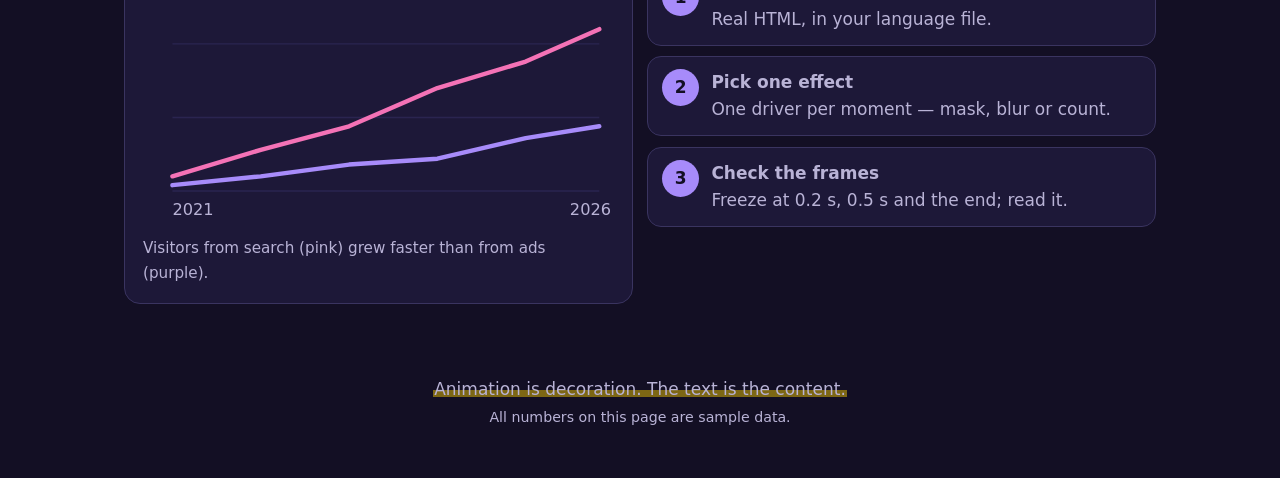
<file: webmovie/assets/demo.html>
<!doctype html>
<html lang="en" dir="ltr">
<head>
<meta charset="utf-8">
<meta name="viewport" content="width=device-width, initial-scale=1">
<title>webmovie — movies made of HTML</title>
<meta name="description" content="A movie made of HTML scenes instead of a video file, plus kinetic typography, infographic and UI shots in plain CSS and a little JavaScript — indexable, translatable, editable.">
<link rel="stylesheet" href="webmovie.css">
<script src="webmovie.js"></script>
<style>
  /* Demo page only. In a real site this goes in your stylesheet. */
  :root { color-scheme: dark; --ink: #f4f1ff; --muted: #b9b3d6; --line: #3a3460; --brand: #a78bfa; --pink: #f472b6; --gold: #fbbf24; --bg: #130f24; --card: #1d1838; }
  * { box-sizing: border-box; }
  body { margin: 0; font: 400 17px/1.6 system-ui, -apple-system, "Segoe UI", "Noto Sans", sans-serif; color: var(--ink); background: radial-gradient(1200px 600px at 80% -10%, #3b1d6e 0%, transparent 60%), var(--bg); }
  .bar { display: flex; gap: 8px; align-items: center; justify-content: space-between; flex-wrap: wrap; padding: 12px 24px; border-block-end: 1px solid var(--line); position: sticky; top: 0; background: rgb(19 15 36 / 0.85); backdrop-filter: blur(8px); z-index: 10; }
  .bar b { letter-spacing: 0.04em; }
  .bar nav { display: flex; gap: 6px; flex-wrap: wrap; }
  button, .btn { font: inherit; color: inherit; background: var(--card); border: 1px solid var(--line); border-radius: 999px; padding: 6px 14px; cursor: pointer; text-decoration: none; }
  button[aria-pressed="true"] { background: var(--brand); color: #130f24; border-color: var(--brand); }
  main { max-inline-size: 1080px; margin-inline: auto; padding: 24px; }
  /* The movie: a stage like a video frame. Without JS the scenes are simply sections one after another. */
  .stage { position: relative; isolation: isolate; overflow: hidden; margin-block: 24px 8px; padding: clamp(24px, 5vw, 56px); border-radius: 24px; border: 1px solid var(--line); background: linear-gradient(160deg, #1f1545, #120e26 60%); color: var(--ink); }
  .stage .blob { position: absolute; z-index: -1; inline-size: 46%; aspect-ratio: 1; border-radius: 50%; filter: blur(60px); opacity: 0.55; pointer-events: none; }
  .stage .blob.a { background: #7c3aed; inset-block-start: -18%; inset-inline-start: -10%; }
  .stage .blob.b { background: #db2777; inset-block-end: -25%; inset-inline-end: -8%; animation-duration: 11s; }
  .scene { display: grid; align-content: center; gap: 14px; min-block-size: clamp(300px, 46vw, 440px); }
  .scene + .scene { margin-block-start: 40px; }            /* no JS: a storyboard; the movie stacks them instead */
  .webmovie-player-on > .scene + .scene { margin-block-start: 0; }
  .kicker { margin: 0; font: 700 0.85rem/1 ui-monospace, Menlo, monospace; letter-spacing: 0.18em; text-transform: uppercase; color: var(--gold); }
  .scene h1, .scene h2 { font-size: clamp(2.1rem, 6.2vw, 4.6rem); line-height: 1.08; letter-spacing: -0.02em; margin: 0; font-weight: 800; text-wrap: balance; }
  .scene p { font-size: clamp(1.05rem, 2.2vw, 1.35rem); color: var(--muted); max-inline-size: 44ch; margin: 0; text-wrap: pretty; }
  .scene .why { color: var(--ink); font-weight: 600; }
  .scene [data-webmovie-rotate] { color: var(--gold); }
  .scene .big { display: flex; gap: clamp(16px, 4vw, 48px); align-items: center; flex-wrap: wrap; }
  .scene .big data { font-size: clamp(4rem, 14vw, 9rem); font-weight: 900; line-height: 0.9; color: var(--gold); }
  .scene .pie { inline-size: clamp(110px, 16vw, 160px); --webmovie-pie: var(--pink); --webmovie-pie-rest: #2a2450; display: grid; place-items: center; }
  .scene .pie b { font-size: 1.4rem; background: #1a1436; border-radius: 50%; inline-size: 64%; aspect-ratio: 1; display: grid; place-items: center; }
  .webmovie-controls { color: var(--gold); }
  .webmovie-border-glow { --webmovie-surface: #1d1838; }
  .cta { display: flex; gap: 12px; flex-wrap: wrap; margin-block-start: 24px; }
  .btn-primary { background: linear-gradient(135deg, var(--brand), var(--pink)); color: #130f24; border: 0; font-weight: 700; padding: 12px 22px; }
  .btn-ghost { padding: 12px 22px; }
  h2 { font-size: 1.6rem; margin: 56px 0 6px; letter-spacing: -0.01em; }
  .lead { color: var(--muted); margin: 0 0 20px; }
  .grid { display: grid; gap: 14px; grid-template-columns: repeat(auto-fill, minmax(240px, 1fr)); }
  .card { background: var(--card); border: 1px solid var(--line); border-radius: 16px; padding: 16px 18px 18px; display: grid; gap: 10px; align-content: start; }
  .card header { display: flex; justify-content: space-between; align-items: center; gap: 8px; }
  .card code { font: 600 0.85rem ui-monospace, Menlo, monospace; color: var(--brand); }
  .card button { padding: 2px 10px; font-size: 0.85rem; }
  #spotlight .lead { font-size: 1.25rem; line-height: 1.6; max-inline-size: 46em; }
  #spotlight .chips { display: flex; flex-wrap: wrap; gap: 0.75rem; }
  #spotlight .chip { display: inline-block; padding: 0.4rem 1rem; border: 2px solid #a78bfa; border-radius: 999px; color: inherit; text-decoration: none; font-weight: 700; --webmovie-cue-color: #a78bfa; }
  .card .sample { font-size: 1.5rem; font-weight: 700; line-height: 1.25; min-block-size: 2.5em; }
  .stats { display: grid; gap: 14px; grid-template-columns: repeat(auto-fit, minmax(200px, 1fr)); }
  .stat { background: var(--card); border: 1px solid var(--line); border-radius: 16px; padding: 18px; }
  .stat .num { font-size: 2.6rem; font-weight: 800; line-height: 1; color: var(--gold); }
  .stat .unit { font-size: 1.2rem; font-weight: 700; color: var(--gold); margin-inline-start: 2px; }
  .stat p { margin: 8px 0 0; color: var(--muted); }
  .bars { display: grid; gap: 12px; margin: 0; padding: 18px; background: var(--card); border: 1px solid var(--line); border-radius: 16px; }
  .bars div { display: grid; grid-template-columns: 9em 1fr 3.5em; gap: 12px; align-items: center; }
  .bars dt, .bars dd { margin: 0; }
  .track { background: #2a2450; border-radius: 999px; block-size: 12px; overflow: hidden; }
  .track .webmovie-bar { block-size: 100%; border-radius: inherit; background: linear-gradient(90deg, var(--brand), var(--pink)); }
  .bars .val { font-variant-numeric: tabular-nums; text-align: end; color: var(--ink); font-weight: 700; }
  .rings { display: flex; gap: 18px; flex-wrap: wrap; }
  .ring { display: grid; place-items: center; inline-size: 150px; text-align: center; }
  .ring svg { inline-size: 120px; block-size: 120px; rotate: -90deg; }
  .ring circle { fill: none; stroke-width: 3.2; }
  .webmovie-ring-track { stroke: #2a2450; }
  .webmovie-ring-fill { stroke: var(--gold); stroke-linecap: round; }
  .ring .lbl { margin-block-start: -86px; block-size: 86px; font-weight: 800; font-size: 1.4rem; }
  .ring p { margin: 0; color: var(--muted); font-size: 0.95rem; }
  .two { display: grid; gap: 14px; grid-template-columns: repeat(auto-fit, minmax(300px, 1fr)); align-items: start; }
  figure { margin: 0; background: var(--card); border: 1px solid var(--line); border-radius: 16px; padding: 18px; }
  figcaption { color: var(--muted); font-size: 0.95rem; margin-block-start: 8px; }
  .chart { inline-size: 100%; block-size: auto; }
  .chart .grid-line { stroke: #2a2450; stroke-width: 1; }
  .chart .series { fill: none; stroke: var(--pink); stroke-width: 3; stroke-linecap: round; stroke-linejoin: round; }
  .chart .series.b { stroke: var(--brand); }
  .chart text { fill: var(--muted); font-size: 11px; }
  .steps { list-style: none; margin: 0; padding: 0; display: grid; gap: 10px; counter-reset: s; }
  .steps li { counter-increment: s; display: grid; grid-template-columns: 2.2em 1fr; gap: 12px; align-items: start; background: var(--card); border: 1px solid var(--line); border-radius: 14px; padding: 12px 14px; }
  .steps li::before { content: counter(s); display: grid; place-items: center; inline-size: 2.2em; block-size: 2.2em; border-radius: 50%; background: var(--brand); color: #130f24; font-weight: 800; }
  .steps b { display: block; }
  .steps span { color: var(--muted); }
  footer { color: var(--muted); padding: 48px 24px; text-align: center; }
  @media (max-width: 560px) { .bars div { grid-template-columns: 1fr 3.5em; } .bars dt { grid-column: 1 / -1; } }
</style>
</head>
<body>
<div class="webmovie-progress" aria-hidden="true"></div>
<header class="bar">
  <b>webmovie</b>
  <nav aria-label="Language">
    <button type="button" data-lang="en" aria-pressed="true">English</button>
    <button type="button" data-lang="ko" aria-pressed="false">한국어</button>
    <button type="button" data-lang="ja" aria-pressed="false">日本語</button>
    <button type="button" data-lang="ar" aria-pressed="false">العربية</button>
    <button type="button" id="replay">↻ <span data-t="replay">Replay</span></button>
  </nav>
</header>

<main id="top">
  <section class="stage" data-webmovie-player aria-label="webmovie" data-label-play="Play" data-label-pause="Pause" data-label-replay="Replay" data-label-scene="Scene">
    <span class="blob a webmovie-ambient" aria-hidden="true"></span><span class="blob b webmovie-ambient" aria-hidden="true"></span>
    <section class="scene webmovie-scene webmovie-push">
      <p class="kicker" data-webmovie="fade">webmovie</p>
      <h1 data-webmovie="mask" data-t="h1">Text that moves — and stays text.</h1>
      <p data-webmovie="soft-blur" data-t="sub">No video files: every word is HTML that search engines read and translators translate.</p>
    </section>
    <section class="scene webmovie-scene webmovie-push" data-webmovie-exit="zoom">
      <h2 data-webmovie="converge" data-t="m2">Search engines read it.</h2>
      <p data-webmovie="words" data-t="m2p">Headings, numbers and links stay in the page — not inside a picture.</p>
      <p class="why"><span data-t="for">Made for</span> <span data-webmovie-rotate data-t-list="rot"><span>search engines</span>, <span>translators</span>, <span>screen readers</span>, <span>editors</span></span></p>
    </section>
    <section class="scene webmovie-scene" data-webmovie-exit="side">
      <h2 data-webmovie="flip" data-t="m3">One source, every language.</h2>
      <div class="big">
        <data value="17" data-webmovie="count">17</data>
        <div class="pie webmovie-pie" data-webmovie="pie" style="--pct: 83" role="img" aria-labelledby="pie-label"><b id="pie-label">83%</b></div>
      </div>
      <p data-webmovie="fade-up" data-t="m3p">languages from one HTML page — the pie is a sample value</p>
    </section>
    <section class="scene webmovie-scene webmovie-push">
      <h2 data-webmovie="bounce" data-t="m4">Edit it like text.</h2>
      <p data-webmovie="reveal" data-t="m4p">Fix a typo, change a number, add a language — deploy, done.</p>
      <div class="cta" data-webmovie="stagger">
        <a class="btn btn-primary webmovie-lift webmovie-press webmovie-sheen webmovie-nudge" href="#type"><span data-t="cta">See the shots</span> <span class="webmovie-nudge-icon" aria-hidden="true">→</span></a>
        <a class="btn btn-ghost webmovie-lift webmovie-press webmovie-border-glow" href="#data" data-t="cta2">Infographics</a>
      </div>
    </section>
  </section>

  <section id="type">
    <h2 data-webmovie="words" data-t="h2type">Shots — kinetic typography</h2>
    <p class="lead" data-webmovie="fade-up" data-t="leadtype">The same sentence in every shot — switch the language: Arabic letters are never torn apart, Japanese splits by word.</p>
    <div class="grid" id="cards">
      <div class="card"><header><code>soft-blur</code><button type="button" data-replay aria-label="Replay soft-blur">↻</button></header><div class="sample"><span data-webmovie="soft-blur" data-t="sample">Every word stays searchable</span></div></div>
      <div class="card"><header><code>rise</code><button type="button" data-replay aria-label="Replay rise">↻</button></header><div class="sample"><span data-webmovie="rise" data-t="sample">Every word stays searchable</span></div></div>
      <div class="card"><header><code>drop</code><button type="button" data-replay aria-label="Replay drop">↻</button></header><div class="sample"><span data-webmovie="drop" data-t="sample">Every word stays searchable</span></div></div>
      <div class="card"><header><code>center</code><button type="button" data-replay aria-label="Replay center">↻</button></header><div class="sample"><span data-webmovie="center" data-t="sample">Every word stays searchable</span></div></div>
      <div class="card"><header><code>typewriter</code><button type="button" data-replay aria-label="Replay typewriter">↻</button></header><div class="sample"><span data-webmovie="typewriter" data-t="sample">Every word stays searchable</span></div></div>
      <div class="card"><header><code>scramble</code><button type="button" data-replay aria-label="Replay scramble">↻</button></header><div class="sample"><span data-webmovie="scramble" data-t="sample">Every word stays searchable</span></div></div>
      <div class="card"><header><code>words</code><button type="button" data-replay aria-label="Replay words">↻</button></header><div class="sample"><span data-webmovie="words" data-t="sample">Every word stays searchable</span></div></div>
      <div class="card"><header><code>spring</code><button type="button" data-replay aria-label="Replay spring">↻</button></header><div class="sample"><span data-webmovie="spring" data-t="sample">Every word stays searchable</span></div></div>
      <div class="card"><header><code>depth</code><button type="button" data-replay aria-label="Replay depth">↻</button></header><div class="sample"><span data-webmovie="depth" data-t="sample">Every word stays searchable</span></div></div>
      <div class="card"><header><code>mask</code><button type="button" data-replay aria-label="Replay mask">↻</button></header><div class="sample"><span data-webmovie="mask" data-t="sample">Every word stays searchable</span></div></div>
      <div class="card"><header><code>slide</code><button type="button" data-replay aria-label="Replay slide">↻</button></header><div class="sample"><span data-webmovie="slide" data-t="sample">Every word stays searchable</span></div></div>
      <div class="card"><header><code>focus</code><button type="button" data-replay aria-label="Replay focus">↻</button></header><div class="sample"><span data-webmovie="focus" data-t="sample">Every word stays searchable</span></div></div>
      <div class="card"><header><code>pop</code><button type="button" data-replay aria-label="Replay pop">↻</button></header><div class="sample"><span data-webmovie="pop" data-t="sample">Every word stays searchable</span></div></div>
      <div class="card"><header><code>wipe</code><button type="button" data-replay aria-label="Replay wipe">↻</button></header><div class="sample"><span data-webmovie="wipe" data-t="sample">Every word stays searchable</span></div></div>
      <div class="card"><header><code>shine</code><button type="button" data-replay aria-label="Replay shine">↻</button></header><div class="sample"><span data-webmovie="shine" data-t="sample">Every word stays searchable</span></div></div>
      <div class="card"><header><code>highlight</code><button type="button" data-replay aria-label="Replay highlight">↻</button></header><div class="sample"><span data-webmovie="highlight" data-t="sample">Every word stays searchable</span></div></div>
      <div class="card"><header><code>underline</code><button type="button" data-replay aria-label="Replay underline">↻</button></header><div class="sample"><span data-webmovie="underline" data-t="sample">Every word stays searchable</span></div></div>
      <div class="card"><header><code>weight</code><button type="button" data-replay aria-label="Replay weight">↻</button></header><div class="sample"><span data-webmovie="weight" data-t="sample">Every word stays searchable</span></div></div>
      <div class="card"><header><code>flip</code><button type="button" data-replay aria-label="Replay flip">↻</button></header><div class="sample"><span data-webmovie="flip" data-t="sample">Every word stays searchable</span></div></div>
      <div class="card"><header><code>converge</code><button type="button" data-replay aria-label="Replay converge">↻</button></header><div class="sample"><span data-webmovie="converge" data-t="sample">Every word stays searchable</span></div></div>
      <div class="card"><header><code>slam</code><button type="button" data-replay aria-label="Replay slam">↻</button></header><div class="sample"><span data-webmovie="slam" data-t="sample">Every word stays searchable</span></div></div>
      <div class="card"><header><code>glow</code><button type="button" data-replay aria-label="Replay glow">↻</button></header><div class="sample"><span data-webmovie="glow" data-t="sample">Every word stays searchable</span></div></div>
      <div class="card"><header><code>bounce</code><button type="button" data-replay aria-label="Replay bounce">↻</button></header><div class="sample"><span data-webmovie="bounce" data-t="sample">Every word stays searchable</span></div></div>
      <div class="card"><header><code>reveal</code><button type="button" data-replay aria-label="Replay reveal">↻</button></header><div class="sample"><span data-webmovie="reveal" data-t="sample">Every word stays searchable</span></div></div>
      <div class="card"><header><code>whip</code><button type="button" data-replay aria-label="Replay whip">↻</button></header><div class="sample"><span data-webmovie="whip" data-t="sample">Every word stays searchable</span></div></div>
      <div class="card"><header><code>assemble</code><button type="button" data-replay aria-label="Replay assemble">↻</button></header><div class="sample"><span data-webmovie="assemble" data-t="sample">Every word stays searchable</span></div></div>
      <div class="card"><header><code>elastic</code><button type="button" data-replay aria-label="Replay elastic">↻</button></header><div class="sample"><span data-webmovie="elastic" data-t="sample">Every word stays searchable</span></div></div>
      <div class="card"><header><code>smash</code><button type="button" data-replay aria-label="Replay smash">↻</button></header><div class="sample"><span data-webmovie="smash" data-webmovie-burst="16" data-t="sample">Every word stays searchable</span></div></div>
      <div class="card"><header><code>stamp</code><button type="button" data-replay aria-label="Replay stamp">↻</button></header><div class="sample"><span data-webmovie="stamp" data-webmovie-burst="12" data-t="sample">Every word stays searchable</span></div></div>
      <div class="card"><header><code>blast</code><button type="button" data-replay aria-label="Replay blast">↻</button></header><div class="sample"><span data-webmovie="blast" data-webmovie-burst="14" data-t="sample">Every word stays searchable</span></div></div>
      <div class="card"><header><code>drop-in</code><button type="button" data-replay aria-label="Replay drop-in">↻</button></header><div class="sample"><span data-webmovie="drop-in" data-t="sample">Every word stays searchable</span></div></div>
      <div class="card"><header><code>swing</code><button type="button" data-replay aria-label="Replay swing">↻</button></header><div class="sample"><span data-webmovie="swing" data-t="sample">Every word stays searchable</span></div></div>
      <div class="card"><header><code>glitch</code><button type="button" data-replay aria-label="Replay glitch">↻</button></header><div class="sample"><span data-webmovie="glitch" data-t="sample">Every word stays searchable</span></div></div>
    </div>
  </section>

  <section id="spotlight">
    <h2 data-webmovie="whip">Spotlight — key texts take turns</h2>
    <p class="lead" data-webmovie="fade-up" data-webmovie-spotlight="ripple" data-webmovie-loops="3">A page with a lot of text loses the eye once it has entered. The spotlight points at <strong data-webmovie-cue>the key phrases</strong> once more: <strong data-webmovie-cue>one at a time</strong>, in reading order, with a short cue, then <strong data-webmovie-cue>everything is still</strong> again — and the text never stops being text.</p>
    <p class="chips" data-webmovie="stagger" data-webmovie-spotlight="pop">
      <a class="chip" href="#type" data-webmovie-cue="tada">Typography</a>
      <a class="chip" href="#data" data-webmovie-cue="jelly">Infographics</a>
      <a class="chip" href="#top" data-webmovie-cue="glow">Movie</a>
      <a class="chip" href="#spotlight" data-webmovie-cue="hop">Spotlight</a>
    </p>
  </section>

  <section id="data">
    <h2 data-webmovie="words" data-t="h2data">Infographics that count</h2>
    <p class="lead" data-webmovie="fade-up" data-t="leaddata">The final numbers are in the HTML. The animation only counts up to them, in the reader's number format.</p>
    <div class="stats" data-webmovie="stagger">
      <div class="stat"><data class="num" value="12500" data-webmovie="count">12,500</data><p data-t="s1">learners this year</p></div>
      <div class="stat"><data class="num" value="98.6" data-webmovie="count">98.6</data><span class="unit">%</span><p data-t="s2">finish the first lesson</p></div>
      <div class="stat"><data class="num" value="17" data-webmovie="count">17</data><p data-t="s3">languages, one source</p></div>
    </div>

    <div class="two">
      <dl class="bars" aria-label="Share of time" data-webmovie="stagger">
        <div><dt data-t="b1">Writing</dt><dd class="track"><span class="webmovie-bar" data-webmovie="bar" style="--pct: 72"></span></dd><dd class="val">72%</dd></div>
        <div><dt data-t="b2">Reviewing</dt><dd class="track"><span class="webmovie-bar" data-webmovie="bar" style="--pct: 48"></span></dd><dd class="val">48%</dd></div>
        <div><dt data-t="b3">Testing</dt><dd class="track"><span class="webmovie-bar" data-webmovie="bar" style="--pct: 35"></span></dd><dd class="val">35%</dd></div>
        <div><dt data-t="b4">Translating</dt><dd class="track"><span class="webmovie-bar" data-webmovie="bar" style="--pct: 12"></span></dd><dd class="val">12%</dd></div>
      </dl>
      <div class="rings">
        <div class="ring">
          <svg viewBox="0 0 36 36" data-webmovie="ring" style="--pct: 80" aria-hidden="true"><circle class="webmovie-ring-track" cx="18" cy="18" r="15.9"/><circle class="webmovie-ring-fill" cx="18" cy="18" r="15.9" pathLength="100"/></svg>
          <div class="lbl">80%</div><p data-t="r1">pages indexed</p>
        </div>
        <div class="ring">
          <svg viewBox="0 0 36 36" data-webmovie="ring" style="--pct: 45" aria-hidden="true"><circle class="webmovie-ring-track" cx="18" cy="18" r="15.9"/><circle class="webmovie-ring-fill" cx="18" cy="18" r="15.9" pathLength="100"/></svg>
          <div class="lbl">45%</div><p data-t="r2">smaller than video</p>
        </div>
      </div>
    </div>

    <div class="two">
      <figure>
        <svg class="chart" viewBox="0 0 320 160" data-webmovie="draw" role="img" aria-labelledby="chart-cap">
          <line class="grid-line" x1="20" y1="140" x2="310" y2="140"/><line class="grid-line" x1="20" y1="90" x2="310" y2="90"/><line class="grid-line" x1="20" y1="40" x2="310" y2="40"/>
          <polyline class="series" pathLength="1" points="20,130 80,112 140,96 200,70 260,52 310,30"/>
          <polyline class="series b" pathLength="1" points="20,136 80,130 140,122 200,118 260,104 310,96"/>
          <text x="20" y="156">2021</text><text x="290" y="156">2026</text>
        </svg>
        <figcaption id="chart-cap" data-t="cap">Visitors from search (pink) grew faster than from ads (purple).</figcaption>
      </figure>
      <ol class="steps" data-webmovie="stagger">
        <li><span><b data-t="st1">Write the text</b><span data-t="st1d">Real HTML, in your language file.</span></span></li>
        <li><span><b data-t="st2">Pick one effect</b><span data-t="st2d">One driver per moment — mask, blur or count.</span></span></li>
        <li><span><b data-t="st3">Check the frames</b><span data-t="st3d">Freeze at 0.2 s, 0.5 s and the end; read it.</span></span></li>
      </ol>
    </div>
  </section>
</main>
<footer><span data-webmovie="highlight" data-t="foot">Animation is decoration. The text is the content.</span><br><small data-t="sample-note">All numbers on this page are sample data.</small></footer>

<script>
  // Demo only: a tiny language switcher. A real site renders each language on the server (one URL per language).
  const T = {
    en: { 'sample-note': 'All numbers on this page are sample data.', m2: 'Search engines read it.', m2p: 'Headings, numbers and links stay in the page — not inside a picture.', m3: 'One source, every language.', m3p: 'languages from one HTML page — the pie is a sample value', m4: 'Edit it like text.', m4p: 'Fix a typo, change a number, add a language — deploy, done.', lp: 'Play', lpa: 'Pause', lr: 'Replay', ls: 'Scene', sample: 'Every word stays searchable', replay: 'Replay', h1: 'Text that moves — and stays text.', sub: 'No video files: every word is HTML that search engines read and translators translate.', for: 'Made for', rot: ['search engines', 'translators', 'screen readers', 'editors'], cta: 'See the shots', cta2: 'Infographics', h2type: 'Shots — kinetic typography', leadtype: 'The same sentence in every shot — switch the language: Arabic letters are never torn apart, Japanese splits by word.', h2data: 'Infographics that count', leaddata: "The final numbers are in the HTML. The animation only counts up to them, in the reader's number format.", s1: 'learners this year', s2: 'finish the first lesson', s3: 'languages, one source', b1: 'Writing', b2: 'Reviewing', b3: 'Testing', b4: 'Translating', r1: 'pages indexed', r2: 'smaller than video', cap: 'Visitors from search (pink) grew faster than from ads (purple).', st1: 'Write the text', st1d: 'Real HTML, in your language file.', st2: 'Pick one effect', st2d: 'One driver per moment — mask, blur or count.', st3: 'Check the frames', st3d: 'Freeze at 0.2 s, 0.5 s and the end; read it.', foot: 'Animation is decoration. The text is the content.' },
    ko: { 'sample-note': '이 페이지의 숫자는 모두 예시 값입니다.', m2: '검색엔진이 읽습니다.', m2p: '제목·숫자·링크가 그림 속이 아니라 페이지에 그대로 있습니다.', m3: '원본 하나, 모든 언어.', m3p: '개 언어를 HTML 한 페이지로 — 원그래프는 예시 값', m4: '글처럼 고칩니다.', m4p: '오타를 고치고, 숫자를 바꾸고, 언어를 더하고 — 배포하면 끝.', lp: '재생', lpa: '일시 정지', lr: '다시 보기', ls: '장면', sample: '모든 낱말이 검색됩니다', replay: '다시 보기', h1: '움직이는 글자, 그래도 글자.', sub: '동영상 파일이 아닙니다. 모든 낱말이 검색엔진이 읽고 번역기가 옮기는 HTML 입니다.', for: '이런 이를 위해', rot: ['검색엔진', '번역가', '화면 낭독기', '편집자'], cta: '연출 보기', cta2: '인포그래픽', h2type: '연출 — 키네틱 타이포그래피', leadtype: '모든 연출에 같은 문장을 넣었습니다. 언어를 바꿔 보세요 — 아랍어 글자는 끊지 않고, 일본어는 낱말로 나눕니다.', h2data: '숫자가 세어지는 인포그래픽', leaddata: '최종 숫자는 HTML 에 있습니다. 애니메이션은 읽는 사람의 숫자 형식으로 그 값까지 셀 뿐입니다.', s1: '올해 학습자', s2: '첫 수업을 마침', s3: '언어, 원본은 하나', b1: '글쓰기', b2: '검토', b3: '테스트', b4: '번역', r1: '색인된 페이지', r2: '동영상보다 작음', cap: '검색으로 온 방문자(분홍)가 광고(보라)보다 빨리 늘었습니다.', st1: '글을 쓴다', st1d: '언어 파일에 있는 진짜 HTML.', st2: '효과 하나를 고른다', st2d: '한순간에 하나 — 마스크, 흐림, 세기 중 하나.', st3: '장면을 확인한다', st3d: '0.2초·0.5초·끝에서 멈춰 읽어 본다.', foot: '애니메이션은 꾸밈이고, 글이 내용입니다.' },
    ja: { 'sample-note': 'このページの数値はすべてサンプルです。', m2: '検索エンジンが読めます。', m2p: '見出し・数字・リンクは画像の中ではなく、ページにそのまま残ります。', m3: 'ソースはひとつ、言語はすべて。', m3p: '言語を 1 つの HTML ページで — 円グラフはサンプル値', m4: '文章のように直せます。', m4p: '誤字を直し、数字を変え、言語を足して — デプロイで完了。', lp: '再生', lpa: '一時停止', lr: 'もう一度', ls: 'シーン', sample: 'すべての言葉が検索できます', replay: 'もう一度', h1: '動く文字、それでも文字。', sub: '動画ファイルではありません。すべての言葉が検索エンジンに読まれ、翻訳される HTML です。', for: '対象は', rot: ['検索エンジン', '翻訳者', 'スクリーンリーダー', '編集者'], cta: '演出を見る', cta2: 'インフォグラフィック', h2type: '演出 — キネティック・タイポグラフィ', leadtype: 'すべての演出に同じ文を入れました。言語を切り替えてみてください。アラビア文字は切り離さず、日本語は単語で分けます。', h2data: '数えるインフォグラフィック', leaddata: '最終の数値は HTML にあります。アニメーションは読者の数値形式でそこまで数えるだけです。', s1: '今年の学習者', s2: '最初のレッスンを修了', s3: '言語、ソースはひとつ', b1: '執筆', b2: 'レビュー', b3: 'テスト', b4: '翻訳', r1: 'インデックス済みページ', r2: '動画より小さい', cap: '検索からの訪問者（ピンク）が広告（紫）より速く増えました。', st1: '文章を書く', st1d: '言語ファイルにある本物の HTML。', st2: 'エフェクトをひとつ選ぶ', st2d: '一瞬にひとつ — マスク、ぼかし、カウント。', st3: 'フレームを確認する', st3d: '0.2 秒・0.5 秒・最後で止めて読む。', foot: 'アニメーションは飾り。文章が中身です。' },
    ar: { 'sample-note': 'جميع الأرقام في هذه الصفحة بيانات توضيحية.', m2: 'محركات البحث تقرؤه.', m2p: 'العناوين والأرقام والروابط تبقى في الصفحة — لا داخل صورة.', m3: 'مصدر واحد، كل اللغات.', m3p: 'لغة من صفحة HTML واحدة — المخطط الدائري قيمة توضيحية', m4: 'عدّله كما تعدّل النص.', m4p: 'صحّح خطأً، غيّر رقمًا، أضف لغة — انشر وانتهى.', lp: 'تشغيل', lpa: 'إيقاف مؤقت', lr: 'إعادة', ls: 'مشهد', sample: 'كل كلمة تبقى قابلة للبحث', replay: 'إعادة', h1: 'نص يتحرك — ويبقى نصًا.', sub: 'لا ملفات فيديو: كل كلمة هي HTML تقرؤها محركات البحث ويترجمها المترجمون.', for: 'مصمم من أجل', rot: ['محركات البحث', 'المترجمين', 'قارئات الشاشة', 'المحررين'], cta: 'شاهد اللقطات', cta2: 'الرسوم المعلوماتية', h2type: 'اللقطات — الطباعة الحركية', leadtype: 'الجملة نفسها في كل لقطة — غيّر اللغة: لا تُفصل الحروف العربية أبدًا، واليابانية تُقسَّم إلى كلمات.', h2data: 'رسوم معلوماتية تَعُدّ', leaddata: 'الأرقام النهائية موجودة في HTML، والحركة تعدّ إليها فقط بتنسيق أرقام القارئ.', s1: 'متعلم هذا العام', s2: 'أنهوا الدرس الأول', s3: 'لغة، ومصدر واحد', b1: 'الكتابة', b2: 'المراجعة', b3: 'الاختبار', b4: 'الترجمة', r1: 'صفحات مفهرسة', r2: 'أصغر من الفيديو', cap: 'زوار البحث (الوردي) نموا أسرع من زوار الإعلانات (البنفسجي).', st1: 'اكتب النص', st1d: 'HTML حقيقي في ملف اللغة.', st2: 'اختر تأثيرًا واحدًا', st2d: 'محرك واحد لكل لحظة — قناع أو ضبابية أو عدّ.', st3: 'افحص اللقطات', st3d: 'أوقفها عند 0.2 ث و0.5 ث والنهاية، واقرأها.', foot: 'الحركة زينة، والنص هو المحتوى.' },
  };
  const cards = document.getElementById('cards');
  cards.addEventListener('click', (e) => { const b = e.target.closest('[data-replay]'); if (b) webmovie.replay(b.closest('.card').querySelector('[data-webmovie]')); });

  function setLang(lang) {
    document.documentElement.lang = lang;
    document.documentElement.dir = lang === 'ar' ? 'rtl' : 'ltr';
    document.querySelectorAll('[data-lang]').forEach((b) => b.setAttribute('aria-pressed', String(b.dataset.lang === lang)));
    document.querySelectorAll('[data-t]').forEach((el) => { webmovie.finish(el); el.textContent = T[lang][el.dataset.t]; });
    document.querySelectorAll('[data-t-list]').forEach((el) => {
      const words = Object.assign(document.createElement('span'), { innerHTML: T[lang][el.dataset.tList].map((w) => `<span>${w}</span>`).join(lang === 'ja' ? '、' : lang === 'ar' ? '، ' : ', ') });
      words.dataset.webmovieRotate = '';
      words.dataset.tList = el.dataset.tList;
      el.replaceWith(words); // webmovie notices the new element by itself
    });
    const fmt = new Intl.NumberFormat(lang);
    document.querySelectorAll('data[value]').forEach((el) => { webmovie.finish(el); el.textContent = fmt.format(+el.value); });
    const movie = document.querySelector('[data-webmovie-player]');
    Object.assign(movie.dataset, { labelPlay: T[lang].lp, labelPause: T[lang].lpa, labelReplay: T[lang].lr, labelScene: T[lang].ls });
    replayAll();
  }
  function replayAll() {
    document.querySelectorAll('[data-webmovie]').forEach((el) => {
      if (el.closest('[data-webmovie-player]')) return;            // the movie restarts as a whole
      el.getBoundingClientRect().top < innerHeight ? webmovie.replay(el) : webmovie.reset(el);
    });
    webmovie.go(document.querySelector('[data-webmovie-player]'), 0);
  }
  document.querySelectorAll('[data-lang]').forEach((b) => b.addEventListener('click', () => setLang(b.dataset.lang)));
  document.getElementById('replay').addEventListener('click', replayAll);
  const first = new URLSearchParams(location.search).get('lang'); // demo.html?lang=ar opens in that language
  if (T[first]) setLang(first);
</script>
</body>
</html>
</file>
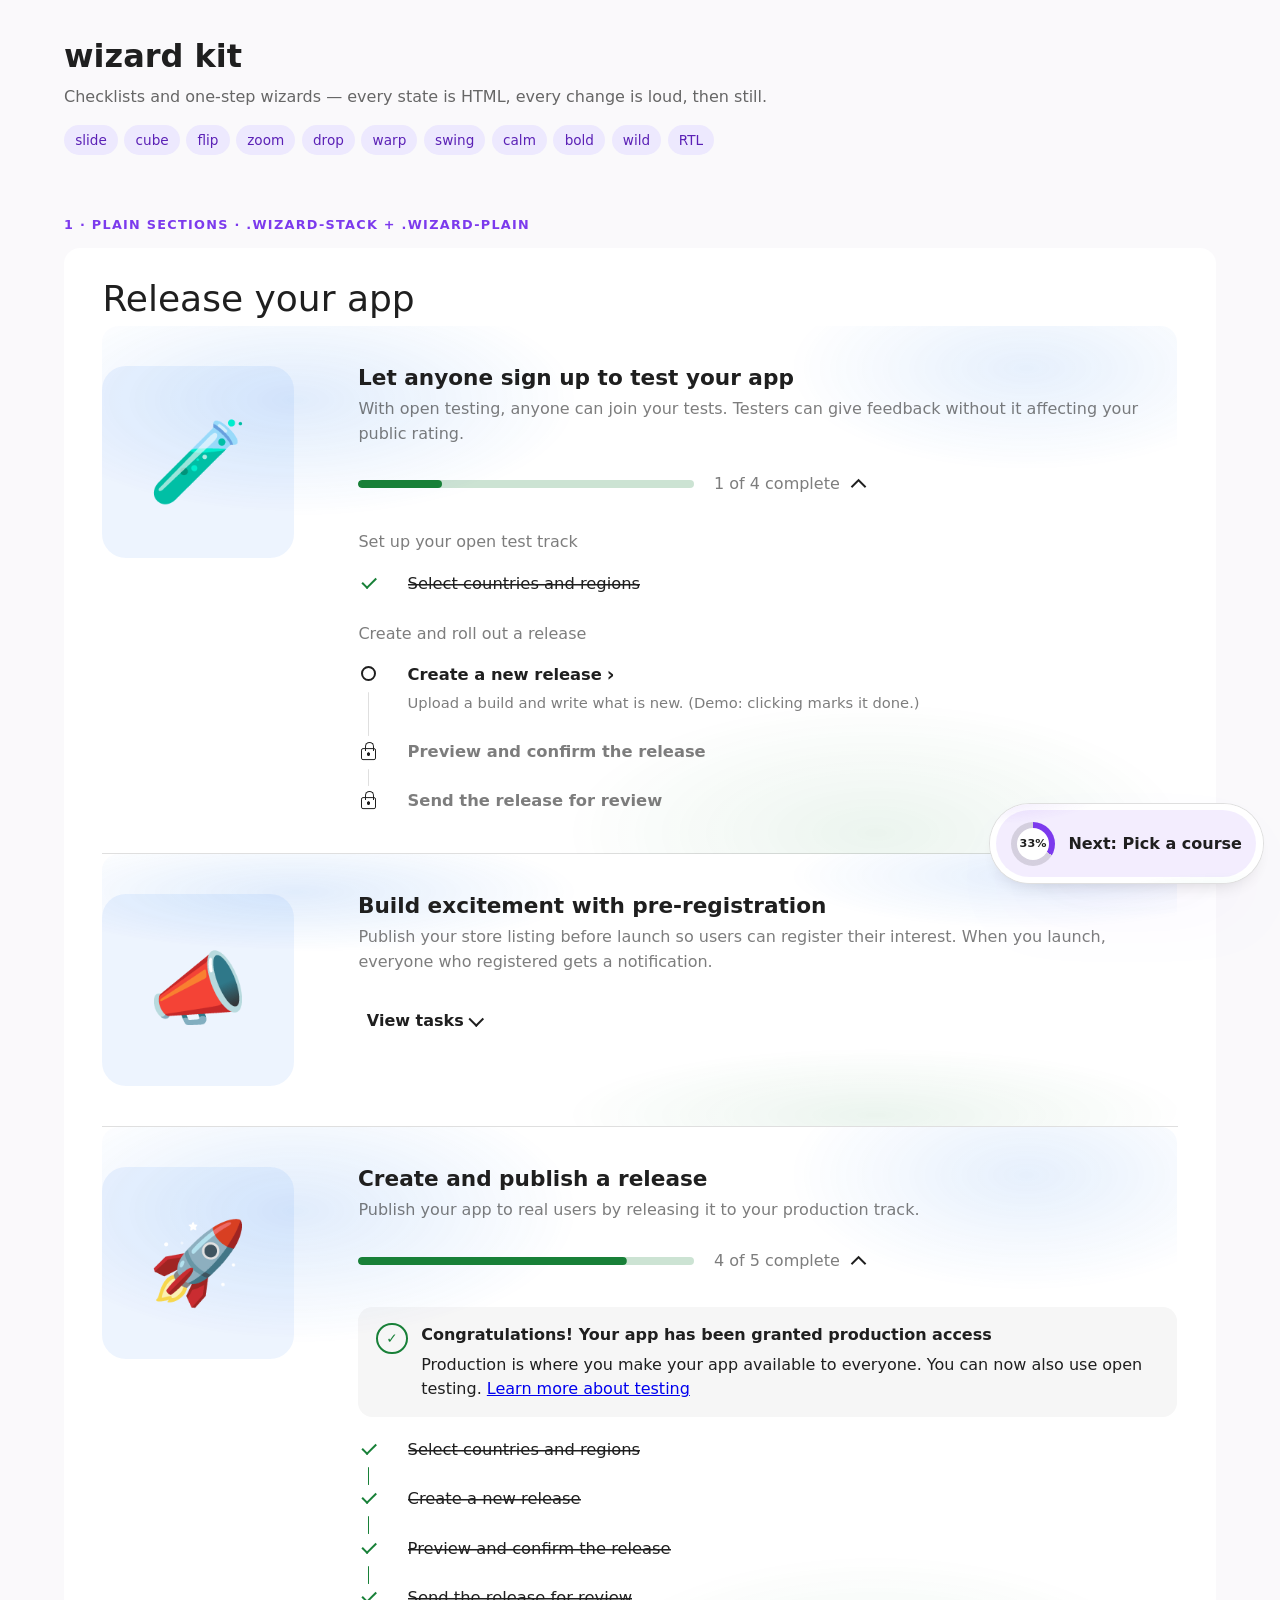
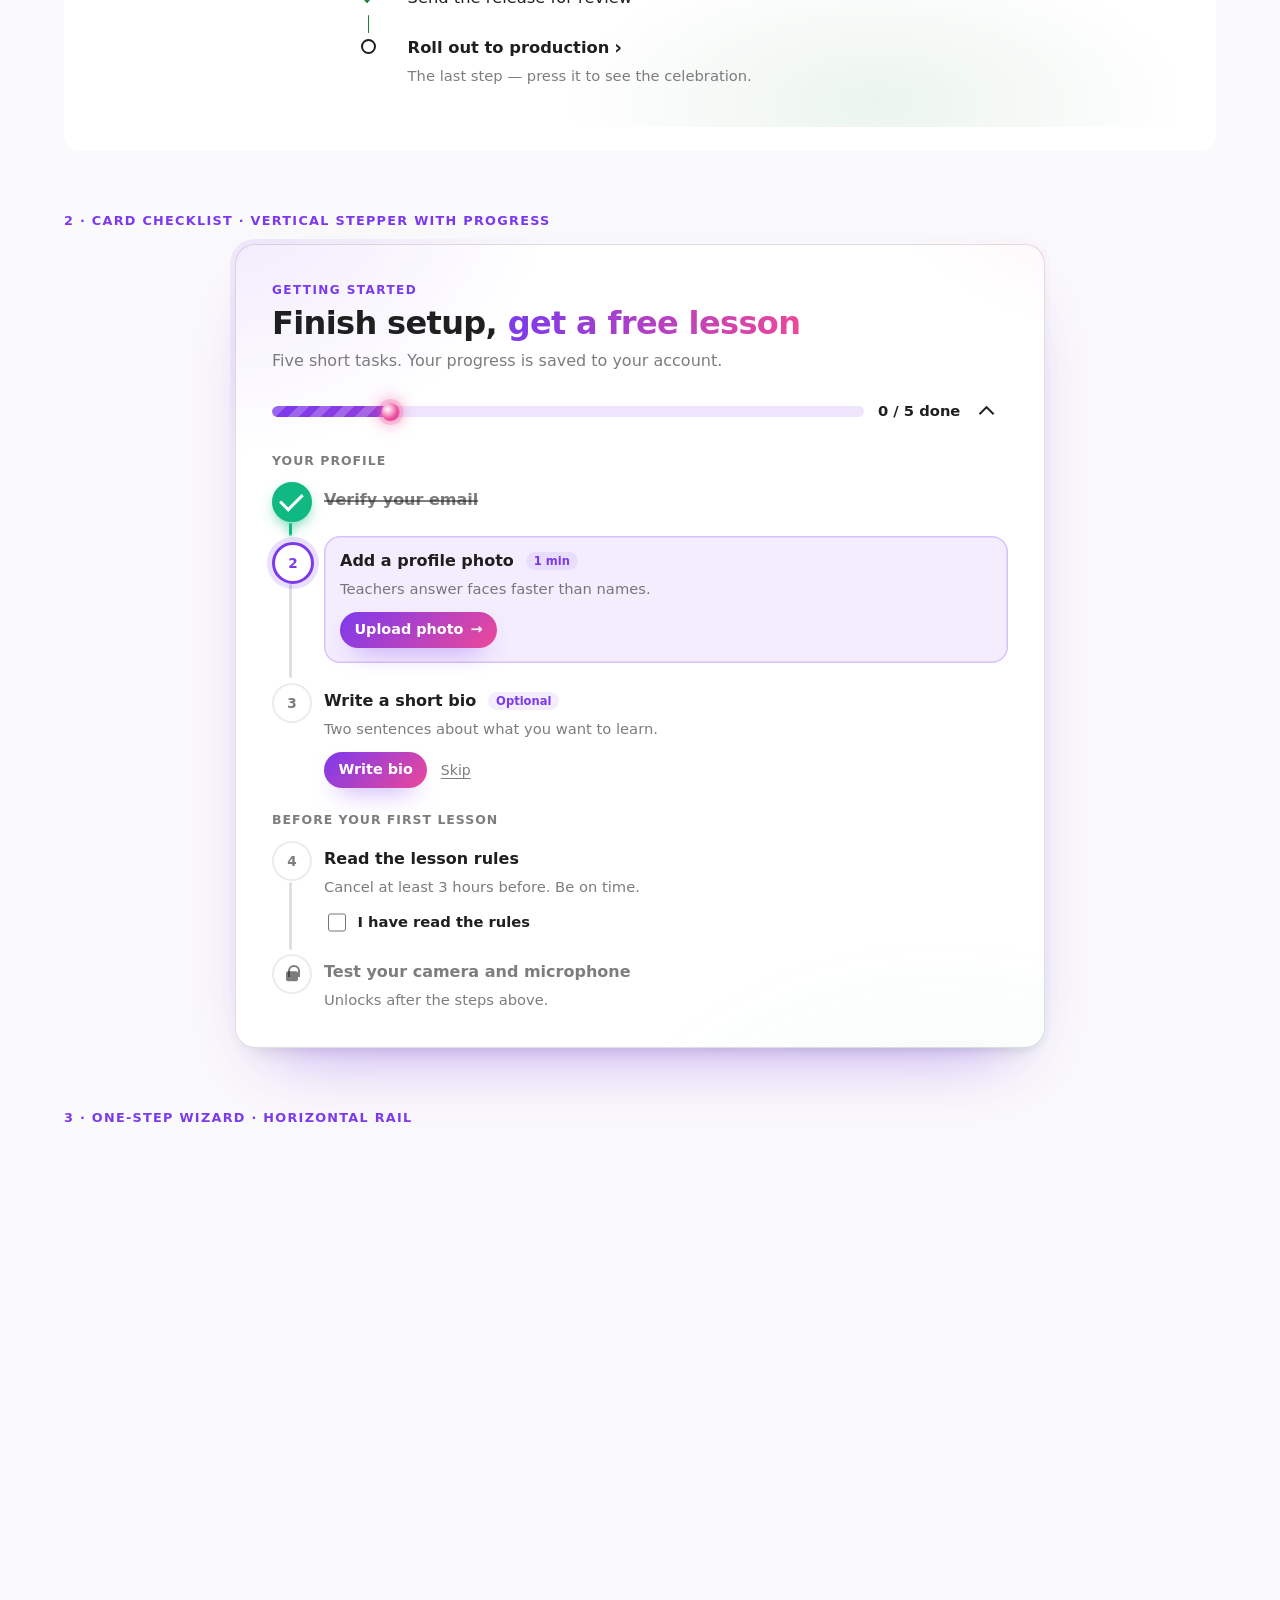
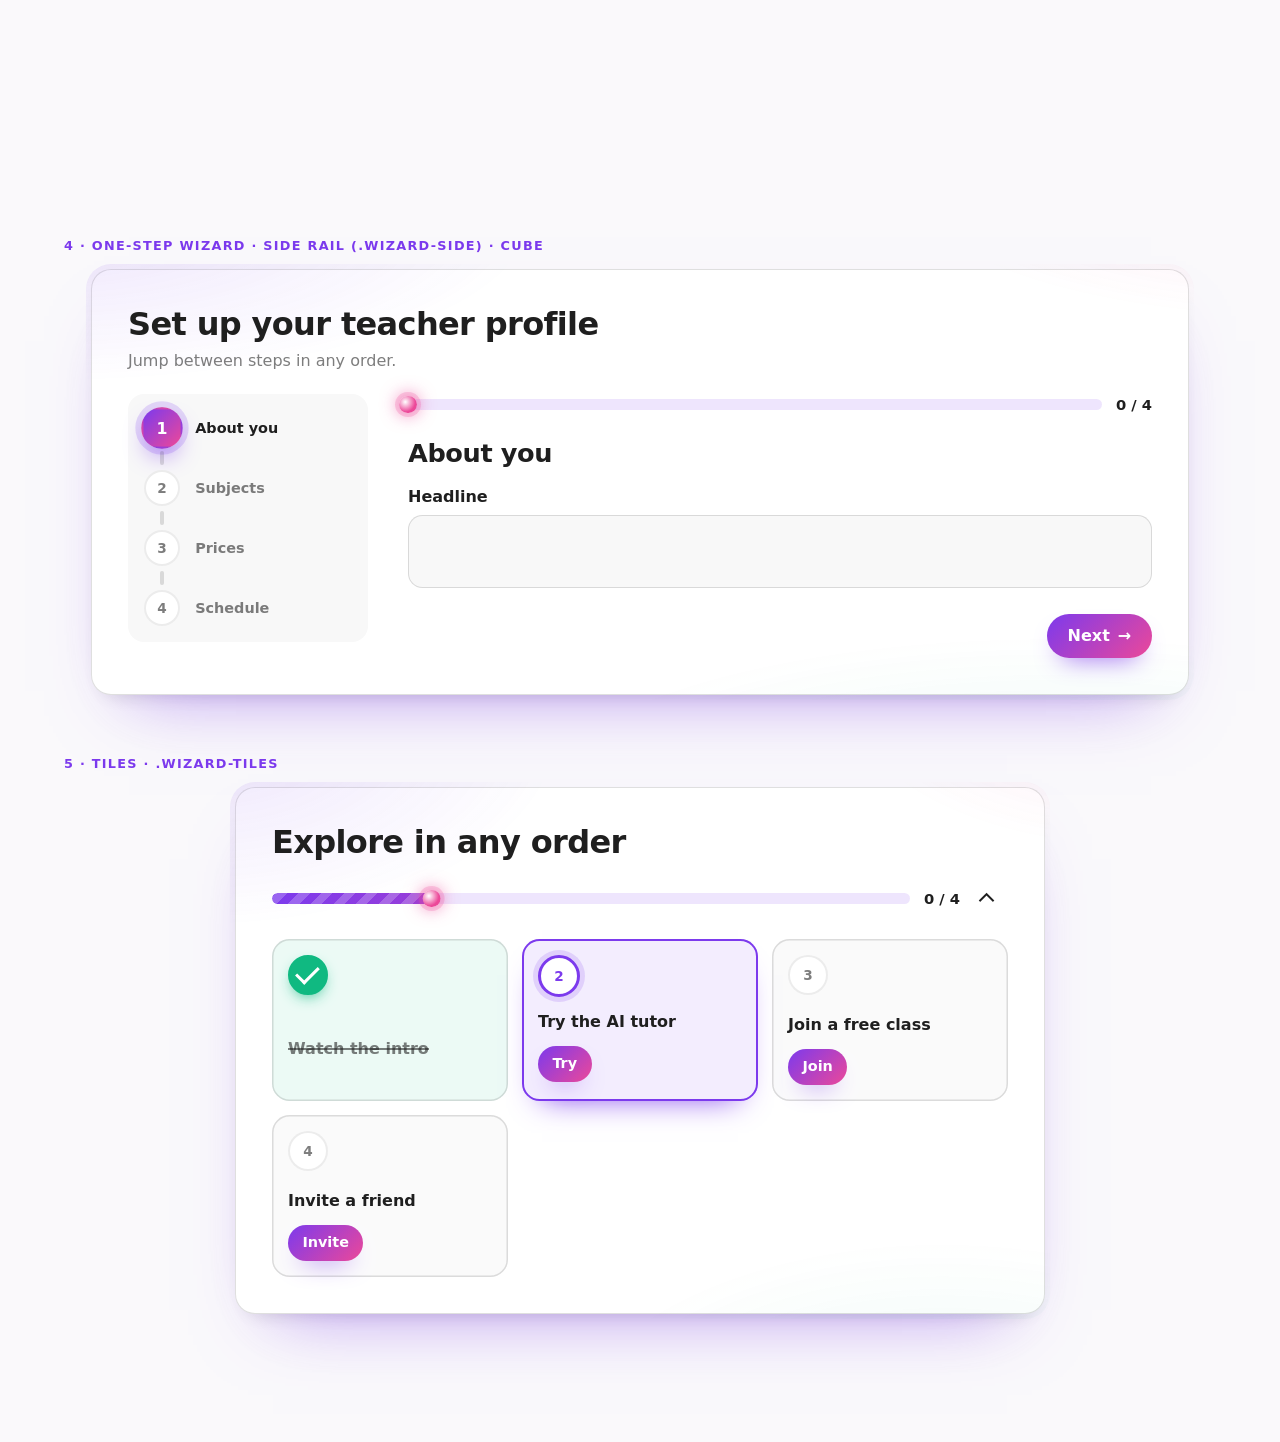
<file: wizard/assets/demo.html>
<!doctype html>
<html lang="en">
<head>
<meta charset="utf-8">
<meta name="viewport" content="width=device-width, initial-scale=1">
<title>wizard kit — demo</title>
<link rel="stylesheet" href="wizard.css">
<script src="wizard.js"></script>
<script>
    // demo only: ?dir=rtl · ?power=calm|bold|wild · ?transition=slide|cube|flip|zoom|drop|warp|swing
    const q = new URLSearchParams(location.search);
    if (q.get('dir') === 'rtl') document.documentElement.dir = 'rtl';
    document.addEventListener('DOMContentLoaded', () => {
        if (q.get('power')) document.body.dataset.wizardPower = q.get('power');
        if (q.get('transition')) document.querySelectorAll('[data-wizard="steps"]').forEach((w) => (w.dataset.wizardTransition = q.get('transition')));
    });
</script>
<style>
    body { margin: 0; font: 16px/1.5 system-ui, -apple-system, "Segoe UI", sans-serif; color: #1f1f1f; background: #faf9fb; }
    .demo { max-inline-size: 72rem; margin: 0 auto; padding: 2rem 1.25rem 8rem; display: grid; gap: 4rem; }
    .demo > header h1 { margin: 0 0 0.3rem; font-size: 2rem; }
    .demo > header p { margin: 0; color: #666; }
    .demo-label { margin: 0 0 1rem; font: 700 0.8rem/1 system-ui; letter-spacing: 0.1em; text-transform: uppercase; color: #7c3aed; }
    .demo-switch { display: flex; flex-wrap: wrap; gap: 0.4rem; margin-block-start: 1rem; }
    .demo-switch a { padding: 0.3rem 0.7rem; border-radius: 99px; background: #ede9fe; color: #5b21b6; text-decoration: none; font-size: 0.85rem; }
    .demo-stack { background: #fff; padding: 1.5rem clamp(1rem, 3vw, 2.5rem); border-radius: 1rem; }
</style>
</head>
<body>
<main class="demo">
    <header>
        <h1>wizard kit</h1>
        <p>Checklists and one-step wizards — every state is HTML, every change is loud, then still.</p>
        <nav class="demo-switch" aria-label="Demo options">
            <a href="?transition=slide">slide</a><a href="?transition=cube">cube</a><a href="?transition=flip">flip</a>
            <a href="?transition=zoom">zoom</a><a href="?transition=drop">drop</a><a href="?transition=warp">warp</a><a href="?transition=swing">swing</a>
            <a href="?power=calm">calm</a><a href="?power=bold">bold</a><a href="?power=wild">wild</a><a href="?dir=rtl">RTL</a>
        </nav>
    </header>

    <!-- 1. Plain task sections stacked on a page (like a store console's "Release your app") -->
    <section aria-labelledby="release-title">
        <p class="demo-label">1 · Plain sections · .wizard-stack + .wizard-plain</p>
        <div class="wizard-stack demo-stack">
            <h2 class="wizard-stack-title" id="release-title">Release your app</h2>

            <section class="wizard wizard-plain" data-wizard="checklist" data-wizard-save="demo-open-testing"
                     aria-labelledby="open-title" data-label-progress="{done} of {total} complete" data-label-expand="View tasks" data-label-collapse="Hide tasks">
                <figure class="wizard-art" aria-hidden="true"><span class="wizard-art-tile">🧪</span></figure>
                <header class="wizard-head">
                    <h3 class="wizard-title" id="open-title">Let anyone sign up to test your app</h3>
                    <p class="wizard-sub">With open testing, anyone can join your tests. Testers can give feedback without it affecting your public rating.</p>
                </header>
                <h4 class="wizard-group-title">Set up your open test track</h4>
                <ol class="wizard-list">
                    <li class="wizard-item" data-wizard-item id="open-countries" data-done>
                        <span class="wizard-marker" aria-hidden="true"></span>
                        <div class="wizard-item-body"><h5 class="wizard-item-title">Select countries and regions</h5></div>
                    </li>
                </ol>
                <h4 class="wizard-group-title">Create and roll out a release</h4>
                <ol class="wizard-list">
                    <li class="wizard-item" data-wizard-item id="open-release">
                        <span class="wizard-marker" aria-hidden="true"></span>
                        <div class="wizard-item-body">
                            <h5 class="wizard-item-title"><a class="wizard-link" href="#open-release" data-wizard-done>Create a new release</a></h5>
                            <p class="wizard-item-desc">Upload a build and write what is new. (Demo: clicking marks it done.)</p>
                        </div>
                    </li>
                    <li class="wizard-item" data-wizard-item id="open-preview" data-locked>
                        <span class="wizard-marker" aria-hidden="true"></span>
                        <div class="wizard-item-body">
                            <h5 class="wizard-item-title"><a class="wizard-link" href="#open-preview" data-wizard-done>Preview and confirm the release</a></h5>
                        </div>
                    </li>
                    <li class="wizard-item" data-wizard-item id="open-send" data-locked>
                        <span class="wizard-marker" aria-hidden="true"></span>
                        <div class="wizard-item-body">
                            <h5 class="wizard-item-title"><a class="wizard-link" href="#open-send" data-wizard-done>Send the release for review</a></h5>
                        </div>
                    </li>
                </ol>
            </section>

            <section class="wizard wizard-plain" data-wizard="checklist" data-wizard-collapsed aria-labelledby="pre-title"
                     data-label-progress="{done} of {total} complete" data-label-expand="View tasks" data-label-collapse="Hide tasks">
                <figure class="wizard-art" aria-hidden="true"><span class="wizard-art-tile">📣</span></figure>
                <header class="wizard-head">
                    <h3 class="wizard-title" id="pre-title">Build excitement with pre-registration</h3>
                    <p class="wizard-sub">Publish your store listing before launch so users can register their interest. When you launch, everyone who registered gets a notification.</p>
                </header>
                <ol class="wizard-list">
                    <li class="wizard-item" data-wizard-item id="pre-listing"><span class="wizard-marker" aria-hidden="true"></span>
                        <div class="wizard-item-body"><h5 class="wizard-item-title"><a class="wizard-link" href="#pre-listing" data-wizard-done>Complete your store listing</a></h5></div></li>
                    <li class="wizard-item" data-wizard-item id="pre-countries" data-locked><span class="wizard-marker" aria-hidden="true"></span>
                        <div class="wizard-item-body"><h5 class="wizard-item-title"><a class="wizard-link" href="#pre-countries" data-wizard-done>Choose countries</a></h5></div></li>
                    <li class="wizard-item" data-wizard-item id="pre-start" data-locked><span class="wizard-marker" aria-hidden="true"></span>
                        <div class="wizard-item-body"><h5 class="wizard-item-title"><a class="wizard-link" href="#pre-start" data-wizard-done>Start pre-registration</a></h5></div></li>
                </ol>
            </section>

            <section class="wizard wizard-plain" data-wizard="checklist" aria-labelledby="prod-title"
                     data-label-progress="{done} of {total} complete" data-label-expand="View tasks" data-label-collapse="Hide tasks">
                <figure class="wizard-art" aria-hidden="true"><span class="wizard-art-tile">🚀</span></figure>
                <header class="wizard-head">
                    <h3 class="wizard-title" id="prod-title">Create and publish a release</h3>
                    <p class="wizard-sub">Publish your app to real users by releasing it to your production track.</p>
                </header>
                <div class="wizard-note" role="status">
                    <span class="wizard-note-icon" aria-hidden="true">✓</span>
                    <p class="wizard-note-title">Congratulations! Your app has been granted production access</p>
                    <p>Production is where you make your app available to everyone. You can now also use open testing. <a href="#open-title">Learn more about testing</a></p>
                </div>
                <ol class="wizard-list">
                    <li class="wizard-item" data-wizard-item id="prod-countries" data-done><span class="wizard-marker" aria-hidden="true"></span>
                        <div class="wizard-item-body"><h5 class="wizard-item-title">Select countries and regions</h5></div></li>
                    <li class="wizard-item" data-wizard-item id="prod-new" data-done><span class="wizard-marker" aria-hidden="true"></span>
                        <div class="wizard-item-body"><h5 class="wizard-item-title">Create a new release</h5></div></li>
                    <li class="wizard-item" data-wizard-item id="prod-preview" data-done><span class="wizard-marker" aria-hidden="true"></span>
                        <div class="wizard-item-body"><h5 class="wizard-item-title">Preview and confirm the release</h5></div></li>
                    <li class="wizard-item" data-wizard-item id="prod-review" data-done><span class="wizard-marker" aria-hidden="true"></span>
                        <div class="wizard-item-body"><h5 class="wizard-item-title">Send the release for review</h5></div></li>
                    <li class="wizard-item" data-wizard-item id="prod-rollout"><span class="wizard-marker" aria-hidden="true"></span>
                        <div class="wizard-item-body">
                            <h5 class="wizard-item-title"><a class="wizard-link" href="#prod-rollout" data-wizard-done>Roll out to production</a></h5>
                            <p class="wizard-item-desc">The last step — press it to see the celebration.</p>
                        </div></li>
                </ol>
                <div class="wizard-banner" data-wizard-complete hidden>
                    <span class="wizard-trophy" aria-hidden="true">🏆</span>
                    <strong>Your app is live!</strong>
                    <span>Everyone can install it now.</span>
                </div>
            </section>
        </div>
    </section>

    <!-- 2. Card checklist: vertical stepper with progress -->
    <section>
        <p class="demo-label">2 · Card checklist · vertical stepper with progress</p>
        <section class="wizard wizard-checklist wizard-tilt" data-wizard="checklist" data-wizard-save="demo-onboarding" aria-labelledby="ob-title"
                 data-label-progress="{done} / {total} done" data-label-next-task="Next: {title}">
            <header class="wizard-head">
                <p class="wizard-eyebrow">Getting started</p>
                <h2 class="wizard-title" id="ob-title">Finish setup, <mark>get a free lesson</mark></h2>
                <p class="wizard-sub">Five short tasks. Your progress is saved to your account.</p>
            </header>
            <div class="wizard-banner" data-wizard-complete hidden>
                <span class="wizard-trophy" aria-hidden="true">🎉</span>
                <strong>All set — your free lesson is unlocked!</strong>
                <a class="wizard-btn wizard-btn-small" href="#book">Book it now</a>
            </div>
            <h3 class="wizard-group-title">Your profile</h3>
            <ol class="wizard-list">
                <li class="wizard-item" data-wizard-item id="ob-email" data-done>
                    <span class="wizard-marker" aria-hidden="true"></span>
                    <div class="wizard-item-body"><h4 class="wizard-item-title">Verify your email</h4></div>
                </li>
                <li class="wizard-item" data-wizard-item id="ob-photo">
                    <span class="wizard-marker" aria-hidden="true"></span>
                    <div class="wizard-item-body">
                        <h4 class="wizard-item-title">Add a profile photo <span class="wizard-tag">1 min</span></h4>
                        <p class="wizard-item-desc">Teachers answer faces faster than names.</p>
                        <div class="wizard-item-actions">
                            <button type="button" class="wizard-btn wizard-btn-small" data-wizard-done>Upload photo <span class="wizard-arrow" aria-hidden="true">→</span></button>
                        </div>
                    </div>
                </li>
                <li class="wizard-item" data-wizard-item id="ob-bio" data-optional>
                    <span class="wizard-marker" aria-hidden="true"></span>
                    <div class="wizard-item-body">
                        <h4 class="wizard-item-title">Write a short bio <span class="wizard-tag">Optional</span></h4>
                        <p class="wizard-item-desc">Two sentences about what you want to learn.</p>
                        <div class="wizard-item-actions">
                            <button type="button" class="wizard-btn wizard-btn-small" data-wizard-done>Write bio</button>
                            <button type="button" class="wizard-text-btn" data-wizard-skip>Skip</button>
                        </div>
                    </div>
                </li>
            </ol>
            <h3 class="wizard-group-title">Before your first lesson</h3>
            <ol class="wizard-list">
                <li class="wizard-item" data-wizard-item id="ob-rules">
                    <span class="wizard-marker" aria-hidden="true"></span>
                    <div class="wizard-item-body">
                        <h4 class="wizard-item-title">Read the lesson rules</h4>
                        <p class="wizard-item-desc">Cancel at least 3 hours before. Be on time.</p>
                        <div class="wizard-item-actions"><label class="wizard-ack"><input type="checkbox" data-wizard-ack> I have read the rules</label></div>
                    </div>
                </li>
                <li class="wizard-item" data-wizard-item id="ob-test" data-locked>
                    <span class="wizard-marker" aria-hidden="true"></span>
                    <div class="wizard-item-body">
                        <h4 class="wizard-item-title">Test your camera and microphone</h4>
                        <p class="wizard-item-desc">Unlocks after the steps above.</p>
                        <div class="wizard-item-actions"><button type="button" class="wizard-btn wizard-btn-small" data-wizard-done>Start test</button></div>
                    </div>
                </li>
            </ol>
        </section>
    </section>

    <!-- 3. One-step wizard: one step per screen, horizontal rail -->
    <section>
        <p class="demo-label">3 · One-step wizard · horizontal rail</p>
        <form class="wizard" data-wizard="steps" data-wizard-transition="slide" aria-label="Create your account" novalidate
              data-label-step="Step {n} of {total}: {title}" data-label-progress="{percent}%">
            <header class="wizard-head">
                <h2 class="wizard-title">Create your <mark>account</mark></h2>
                <p class="wizard-sub">Three quick steps, then you can book your first lesson.</p>
            </header>
            <section class="wizard-step" data-wizard-step id="step-name" data-wizard-title="Name">
                <span class="wizard-icon" aria-hidden="true">👋</span>
                <h3 class="wizard-step-title">What should we call you?</h3>
                <p class="wizard-step-lead">Your nickname is shown to teachers and classmates.</p>
                <label class="wizard-field">Nickname <input name="nick" required minlength="2" autocomplete="nickname"><span class="wizard-hint">2 letters or more.</span></label>
            </section>
            <section class="wizard-step" data-wizard-step id="step-goal" data-wizard-title="Goal">
                <span class="wizard-icon" aria-hidden="true">🎯</span>
                <h3 class="wizard-step-title">What is your goal?</h3>
                <fieldset class="wizard-choices">
                    <legend class="wizard-sr">Goal</legend>
                    <label class="wizard-choice"><input type="radio" name="goal" value="talk" required><span class="wizard-choice-icon" aria-hidden="true">💬</span><span class="wizard-choice-title">Speak with confidence</span><span class="wizard-choice-desc">Daily conversation</span></label>
                    <label class="wizard-choice"><input type="radio" name="goal" value="exam"><span class="wizard-choice-icon" aria-hidden="true">📝</span><span class="wizard-choice-title">Pass an exam</span><span class="wizard-choice-desc">Scores and deadlines</span></label>
                    <label class="wizard-choice"><input type="radio" name="goal" value="work"><span class="wizard-choice-icon" aria-hidden="true">💼</span><span class="wizard-choice-title">Use it at work</span><span class="wizard-choice-desc">Meetings and email</span></label>
                </fieldset>
            </section>
            <section class="wizard-step" data-wizard-step id="step-time" data-wizard-title="Schedule">
                <span class="wizard-icon" aria-hidden="true">⏰</span>
                <h3 class="wizard-step-title">When do you study?</h3>
                <label class="wizard-field">Preferred time
                    <select name="time"><option>Morning</option><option>Afternoon</option><option>Evening</option></select>
                </label>
            </section>
            <section class="wizard-step wizard-finale" data-wizard-step data-wizard-finale id="step-done">
                <span class="wizard-trophy" aria-hidden="true">🏆</span>
                <h3 class="wizard-step-title wizard-finale-title">You are all set!</h3>
                <p class="wizard-step-lead">Your account is ready. Let us find your first teacher.</p>
                <a class="wizard-btn wizard-tilt" href="#teachers" data-wizard-cta>Find a teacher <span class="wizard-arrow" aria-hidden="true">→</span></a>
            </section>
        </form>
    </section>

    <!-- 4. One-step wizard with a vertical side rail -->
    <section>
        <p class="demo-label">4 · One-step wizard · side rail (.wizard-side) · cube</p>
        <form class="wizard wizard-side" data-wizard="steps" data-wizard-transition="cube" data-wizard-free aria-label="Teacher profile" novalidate>
            <header class="wizard-head">
                <h2 class="wizard-title">Set up your teacher profile</h2>
                <p class="wizard-sub">Jump between steps in any order.</p>
            </header>
            <section class="wizard-step" data-wizard-step data-wizard-title="About you"><h3 class="wizard-step-title">About you</h3><label class="wizard-field">Headline <input name="headline"></label></section>
            <section class="wizard-step" data-wizard-step data-wizard-title="Subjects"><h3 class="wizard-step-title">Subjects you teach</h3><label class="wizard-field">Subjects <input name="subjects"></label></section>
            <section class="wizard-step" data-wizard-step data-wizard-title="Prices"><h3 class="wizard-step-title">Your prices</h3><label class="wizard-field">Price per lesson (USD) <input name="price" type="number" min="1"></label></section>
            <section class="wizard-step" data-wizard-step data-wizard-title="Schedule"><h3 class="wizard-step-title">Your schedule</h3><p class="wizard-step-lead">Pick the hours students can book.</p></section>
            <section class="wizard-step wizard-finale" data-wizard-step data-wizard-finale><span class="wizard-trophy" aria-hidden="true">🎓</span><h3 class="wizard-step-title wizard-finale-title">Profile published</h3></section>
        </form>
    </section>

    <!-- 5. Tiles checklist -->
    <section>
        <p class="demo-label">5 · Tiles · .wizard-tiles</p>
        <section class="wizard wizard-tiles" data-wizard="checklist" aria-label="Explore the site" data-label-progress="{done} / {total}">
            <header class="wizard-head"><h2 class="wizard-title">Explore in any order</h2></header>
            <ol class="wizard-list">
                <li class="wizard-item" data-wizard-item id="t-1" data-done><span class="wizard-marker" aria-hidden="true"></span><div class="wizard-item-body"><h3 class="wizard-item-title">Watch the intro</h3></div></li>
                <li class="wizard-item" data-wizard-item id="t-2" data-optional><span class="wizard-marker" aria-hidden="true"></span><div class="wizard-item-body"><h3 class="wizard-item-title">Try the AI tutor</h3><div class="wizard-item-actions"><button type="button" class="wizard-btn wizard-btn-small" data-wizard-done>Try</button></div></div></li>
                <li class="wizard-item" data-wizard-item id="t-3" data-optional><span class="wizard-marker" aria-hidden="true"></span><div class="wizard-item-body"><h3 class="wizard-item-title">Join a free class</h3><div class="wizard-item-actions"><button type="button" class="wizard-btn wizard-btn-small" data-wizard-done>Join</button></div></div></li>
                <li class="wizard-item" data-wizard-item id="t-4" data-optional><span class="wizard-marker" aria-hidden="true"></span><div class="wizard-item-body"><h3 class="wizard-item-title">Invite a friend</h3><div class="wizard-item-actions"><button type="button" class="wizard-btn wizard-btn-small" data-wizard-done>Invite</button></div></div></li>
            </ol>
        </section>
    </section>
</main>

<!-- 6. Dock: a floating checklist in the corner, collapsed to its peek -->
<aside class="wizard wizard-dock" data-wizard="checklist" data-wizard-collapsed aria-label="Quick start" data-label-progress="{done} / {total}">
    <header class="wizard-head"><h2 class="wizard-title">Quick start</h2></header>
    <ol class="wizard-list">
        <li class="wizard-item" data-wizard-item id="d-1" data-done><span class="wizard-marker" aria-hidden="true"></span><div class="wizard-item-body"><h3 class="wizard-item-title">Sign in</h3></div></li>
        <li class="wizard-item" data-wizard-item id="d-2"><span class="wizard-marker" aria-hidden="true"></span><div class="wizard-item-body"><h3 class="wizard-item-title">Pick a course</h3><div class="wizard-item-actions"><button type="button" class="wizard-btn wizard-btn-small" data-wizard-done>Pick</button></div></div></li>
        <li class="wizard-item" data-wizard-item id="d-3"><span class="wizard-marker" aria-hidden="true"></span><div class="wizard-item-body"><h3 class="wizard-item-title">Finish lesson 1</h3><div class="wizard-item-actions"><button type="button" class="wizard-btn wizard-btn-small" data-wizard-done>Done</button></div></div></li>
    </ol>
</aside>
</body>
</html>
</file>
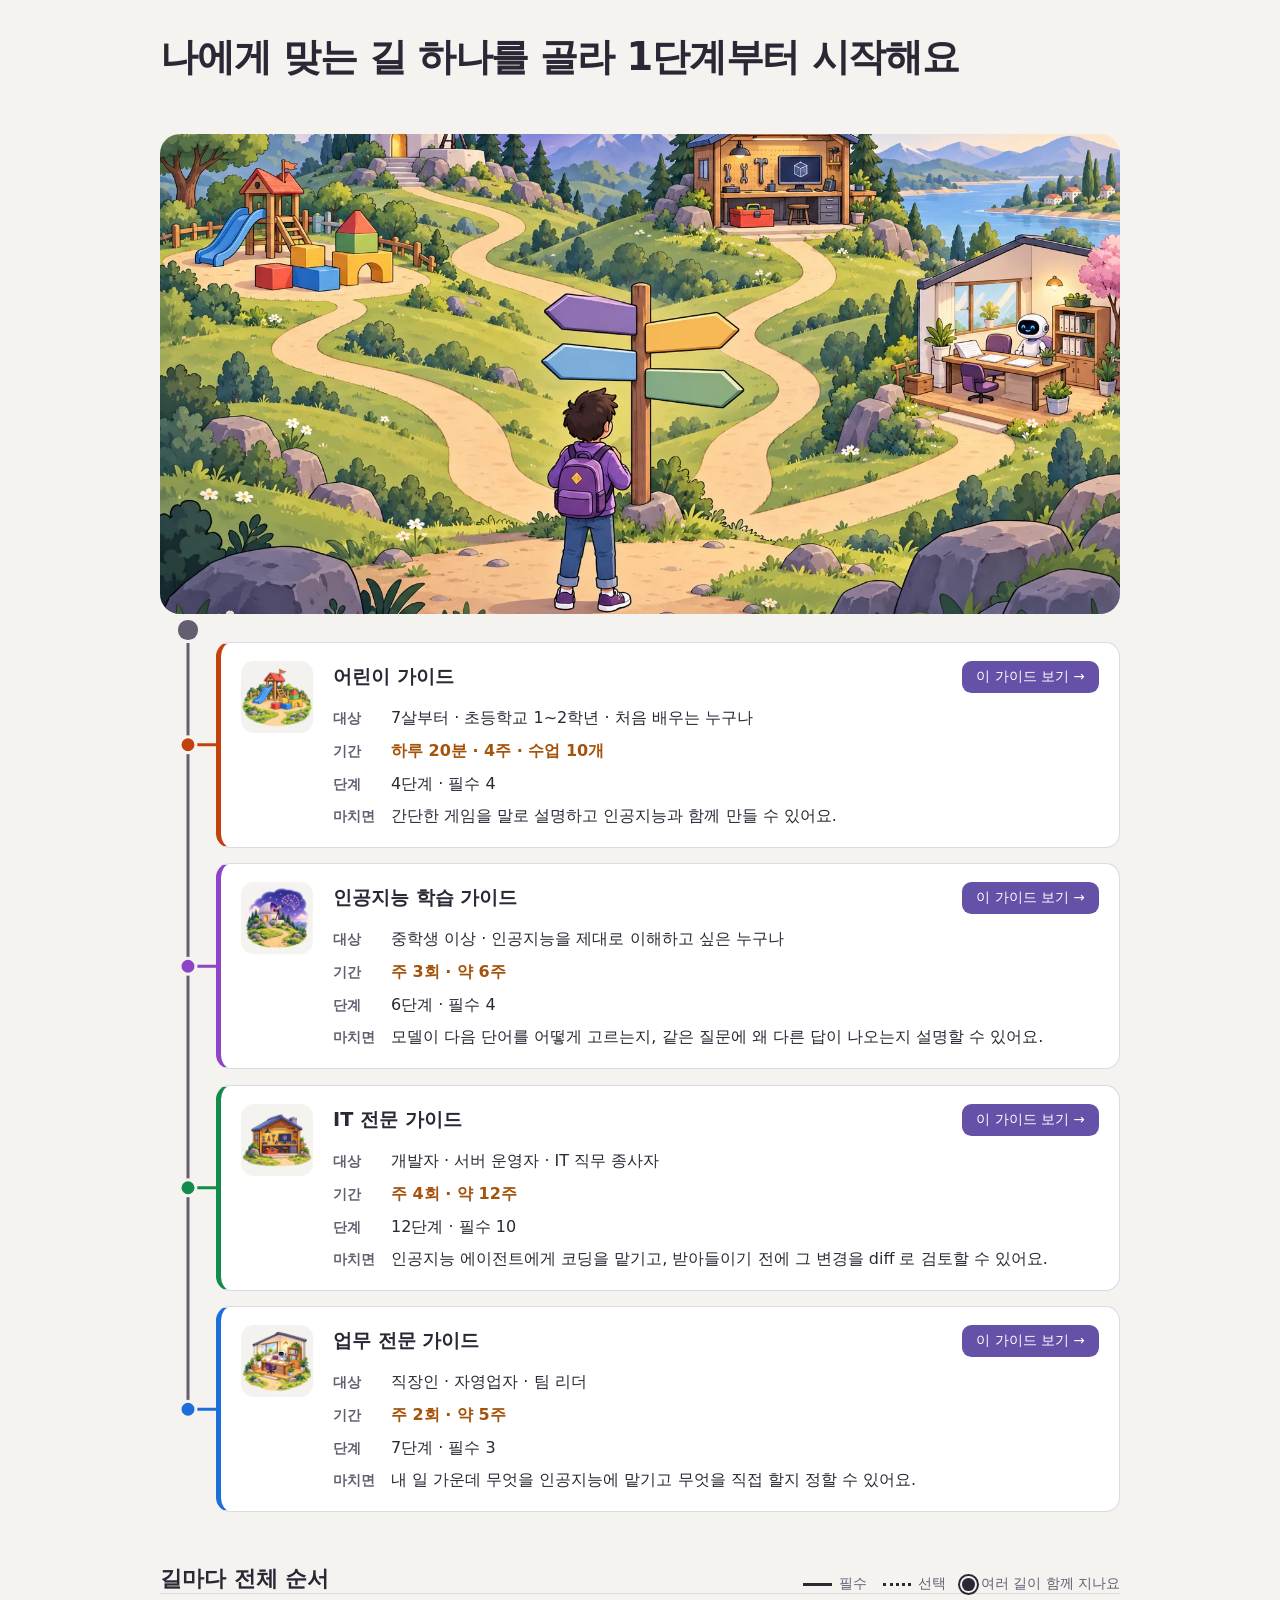
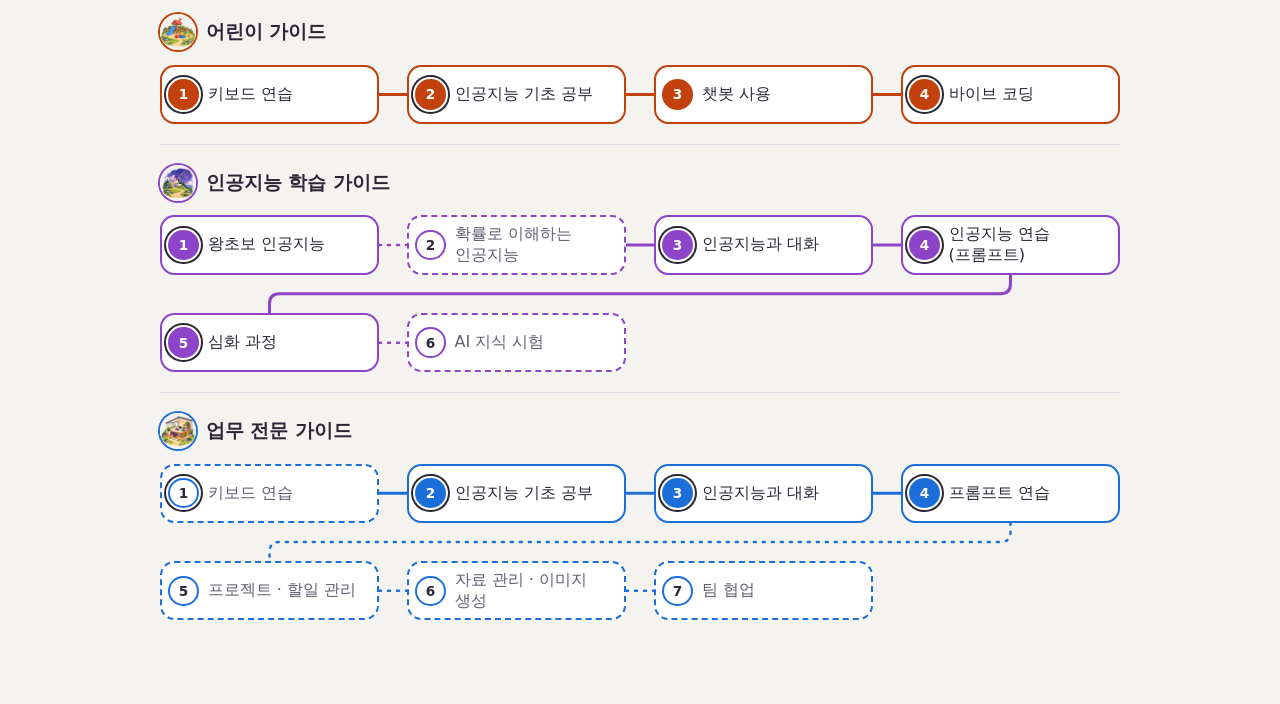
<file: infographics/assets/examples/guide-good.html>
<!doctype html>
<!--
  Good example — the SONUB learning guide as an infographic: hero picture → one start point → one trunk with a colored node and branch into
  one path card per row (labeled facts 대상 · 기간 · 단계 · 마치면 in one shared label column, so the values line up),
  then a route (metro line) per path whose stations link to their pages on sonub.com. Same source as guide-poor.html and guide-text-only.html.
  Pictures: img/ (made with Codex, prompts in the SONUB repo public/images/learn/guide/).
  Lines: ../ig-lines.js. Open in a browser; on phones the labels move above the values. Readability rules: ../../references/readability.md.
  Motion: the webmovie skill (../../../webmovie — install it next to this skill). Reading order = motion order: headline mask → hero wipe →
  cards stagger in → the trunk and branches wipe in after the cards land → routes: title, stations stagger, line wipe. Without JS, with
  reduced motion and after the motion the page is exactly this HTML (SKILL.md "Motion plan").
-->
<html lang="ko">
<head>
<meta charset="utf-8">
<meta name="viewport" content="width=device-width, initial-scale=1">
<title>가이드 — 좋은 예 (그림 + 선)</title>
<link rel="stylesheet" href="../../../webmovie/assets/webmovie.css">
<script src="../../../webmovie/assets/webmovie.js"></script>
<script defer src="../ig-lines.js"></script>
<style>
  :root { --paper: #f5f3f0; --ink: #2b2735; --muted: #645e70; --line: #ddd8e2; --surface: #fff; --brand: #6551a8; --accent: #a5520a;
    --kids: #c2410c; --ai: #8e44c9; --it: #148a4b; --work: #1c6fd9; font-family: system-ui, "Apple SD Gothic Neo", sans-serif; }
  body { margin: 0; background: var(--paper); color: var(--ink); }
  main { container: page / inline-size; max-inline-size: 60rem; margin: 0 auto; padding: 2rem 1.25rem 4rem; display: grid; gap: 3.25rem; word-break: keep-all; }
  h1 { margin: 0; font-size: 2.4rem; line-height: 1.3; letter-spacing: -0.03em; }
  h2 { margin: 0; font-size: 1.35rem; }
  ul, ol { margin: 0; padding: 0; list-style: none; }
  p { margin: 0; }
  [data-track='kids'], :is(.ig-line, .ig-node).is-kids { --track: var(--kids); }
  [data-track='ai'], :is(.ig-line, .ig-node).is-ai { --track: var(--ai); }
  [data-track='it'], :is(.ig-line, .ig-node).is-it { --track: var(--it); }
  [data-track='work'], :is(.ig-line, .ig-node).is-work { --track: var(--work); }
  .ig-line { fill: none; stroke: var(--track, var(--brand)); stroke-width: 3; stroke-linecap: round; stroke-linejoin: round; }
  .ig-line.is-dashed { stroke-width: 2.5; stroke-dasharray: 2 7; }
  .ig-line.is-trunk { stroke: var(--muted); }
  .ig-node { r: 8px; fill: var(--track); stroke: var(--paper); stroke-width: 3; }
  .head { display: flex; flex-wrap: wrap; justify-content: space-between; align-items: baseline; gap: .5rem 1.5rem; }
  .legend { display: flex; gap: 1rem; color: var(--muted); font-size: .85rem; }
  .legend li { display: inline-flex; align-items: center; gap: .4rem; }
  .legend i { inline-size: 1.8rem; border-top: 3px solid var(--ink); }
  .legend i.dash { border-top-style: dotted; }
  .legend b { inline-size: .8rem; block-size: .8rem; border-radius: 50%; background: var(--ink); box-shadow: 0 0 0 2px var(--paper), 0 0 0 4px var(--ink); }
  /* motion: the line layers draw after the boxes they join have landed */
  .fork > .ig-svg { --webmovie-delay: 700ms; }
  .routes > .ig-svg { --webmovie-delay: 900ms; }
  .sr { position: absolute; inline-size: 1px; block-size: 1px; overflow: hidden; clip-path: inset(50%); white-space: nowrap; }

  /* fork — one start point below the picture, one gray trunk down the middle of the start gutter, a colored node + branch per card.
     No parallel lanes: lines ≥ 12px apart, dots never touch, nothing on the picture corner (readability.md R10) */
  .fork { --gutter: 3.5rem; display: grid; gap: 1.75rem; }
  .fork figure { position: relative; margin: 0; }
  .fork figure img { display: block; inline-size: 100%; block-size: auto; aspect-ratio: 2 / 1; object-fit: cover; object-position: 50% 72%; border-radius: 1.25rem; }
  .origin { position: absolute; inset-block-end: -1.6rem; inset-inline-start: calc(var(--gutter) / 2); inline-size: 1.2rem; block-size: 1.2rem; margin-inline-start: -.6rem; border-radius: 50%; background: var(--muted); box-shadow: 0 0 0 3px var(--paper); }
  .cards { display: grid; gap: 1rem; padding-inline-start: var(--gutter); }
  .card { display: grid; grid-template-columns: 4.5rem 1fr auto; grid-template-areas: 'pic title go' 'pic facts facts'; gap: .75rem 1.25rem; align-items: center; padding: 1.1rem 1.25rem; border: 1px solid var(--line); border-inline-start: 5px solid var(--track); border-radius: .9rem; background: var(--surface); }
  .card img { grid-area: pic; align-self: start; inline-size: 100%; block-size: auto; border-radius: .8rem; }
  .card h3 { grid-area: title; margin: 0; font-size: 1.2rem; }
  /* labeled facts — one label column shared by every card, so the values start on one vertical line (readability.md R1–R3) */
  .facts { grid-area: facts; display: grid; grid-template-columns: max-content 1fr; gap: .45rem 1rem; align-items: baseline; margin: 0; }
  .facts > div { display: contents; }
  .facts dt { color: var(--muted); font-size: .85rem; font-weight: 650; }
  .facts dd { margin: 0; line-height: 1.6; }
  .facts .time dd { color: var(--accent); font-weight: 750; }
  .go { grid-area: go; padding: .45rem .9rem; border-radius: .6rem; background: var(--brand); color: #fff; font-size: .85rem; text-decoration: none; white-space: nowrap; }

  /* routes */
  .route { display: grid; gap: .9rem; padding-block: 1.25rem; border-top: 1px solid var(--line); }
  .route h3 { display: flex; align-items: center; gap: .6rem; margin: 0; font-size: 1.2rem; }
  .route h3 img { inline-size: 2.25rem; block-size: auto; border-radius: 50%; box-shadow: 0 0 0 2px var(--track); }
  /* stations in equal-width cells (readability.md R6) */
  /* row gap 2.4rem: the wrap line runs in the middle, ≥ 14px from the chip borders (R10) */
  .stations { display: grid; grid-template-columns: repeat(auto-fill, minmax(min(100%, 13rem), 1fr)); gap: 2.4rem 1.75rem; }
  .stations li { display: flex; border: 2px solid var(--track); border-radius: .9rem; background: var(--surface); }
  /* every station links to its page; the li keeps the box the lines attach to (R11) */
  .stations li > * { display: flex; flex: 1; align-items: center; gap: .55rem; min-block-size: 2.75rem; padding: .35rem .8rem .35rem .4rem; border-radius: inherit; color: inherit; text-decoration: none; }
  .stations li > a:hover { background: color-mix(in srgb, var(--track) 12%, var(--surface)); text-decoration: underline; }
  .stations li > a:focus-visible { outline: 3px solid var(--track); outline-offset: 4px; }
  .stations li.opt { border-style: dashed; color: var(--muted); }
  .stations b { flex: none; white-space: nowrap; display: inline-grid; place-items: center; min-inline-size: 1.65rem; block-size: 1.65rem; border: 2px solid var(--track); border-radius: 50%; background: var(--track); color: #fff; font-size: .85rem; }
  .stations .opt b { background: var(--surface); color: var(--ink); }
  .stations .shared b { box-shadow: 0 0 0 2px var(--surface), 0 0 0 4px var(--ink); }

  @container page (max-width: 46rem) {
    .fork { --gutter: 2.75rem; }
    .fork figure img { aspect-ratio: 3 / 2; }
    .card { grid-template-columns: 2.75rem 1fr; grid-template-areas: 'pic title' 'facts facts' 'go go'; }
    .go { justify-self: start; }
    .facts { grid-template-columns: 1fr; row-gap: .7rem; }
    .facts > div { display: grid; gap: .1rem; }
    h1 { font-size: 1.9rem; }
  }
</style>
</head>
<body>
<main>
  <h1 data-webmovie="mask">나에게 맞는 길 하나를 골라 1단계부터 시작해요</h1>

  <!-- HERO: picture → start point → one trunk with a node and branch per card → one card per row -->
  <section class="fork" data-ig-lines data-ig-motion="wipe" aria-label="네 갈래 길">
    <figure>
      <img data-webmovie="wipe" src="img/crossroads.webp" alt="가방을 멘 학습자가 갈림길 표지판 앞에 서 있고, 네 갈래 길이 놀이터 · 별자리 관측소 · 작업실 · 사무실로 이어져요." width="1536" height="1024">
      <span class="origin" id="fork-origin" aria-hidden="true"></span>
    </figure>
    <ol class="cards" data-webmovie="stagger" data-ig-tree="fork-origin" data-ig-class="is-trunk">
      <li class="card" id="card-kids" data-track="kids" data-ig-class="is-kids"><img src="img/kids.webp" alt=""><h3>어린이 가이드</h3><a class="go" href="https://sonub.com/ko/guide/kids">이 가이드 보기 →</a><dl class="facts"><div><dt>대상</dt><dd>7살부터 · 초등학교 1~2학년 · 처음 배우는 누구나</dd></div><div class="time"><dt>기간</dt><dd>하루 20분 · 4주 · 수업 10개</dd></div><div><dt>단계</dt><dd>4단계 · 필수 4</dd></div><div><dt>마치면</dt><dd>간단한 게임을 말로 설명하고 인공지능과 함께 만들 수 있어요.</dd></div></dl></li>
      <li class="card" id="card-ai" data-track="ai" data-ig-class="is-ai"><img src="img/ai.webp" alt=""><h3>인공지능 학습 가이드</h3><a class="go" href="https://sonub.com/ko/guide/ai">이 가이드 보기 →</a><dl class="facts"><div><dt>대상</dt><dd>중학생 이상 · 인공지능을 제대로 이해하고 싶은 누구나</dd></div><div class="time"><dt>기간</dt><dd>주 3회 · 약 6주</dd></div><div><dt>단계</dt><dd>6단계 · 필수 4</dd></div><div><dt>마치면</dt><dd>모델이 다음 단어를 어떻게 고르는지, 같은 질문에 왜 다른 답이 나오는지 설명할 수 있어요.</dd></div></dl></li>
      <li class="card" id="card-it" data-track="it" data-ig-class="is-it"><img src="img/it.webp" alt=""><h3>IT 전문 가이드</h3><a class="go" href="https://sonub.com/ko/guide/it">이 가이드 보기 →</a><dl class="facts"><div><dt>대상</dt><dd>개발자 · 서버 운영자 · IT 직무 종사자</dd></div><div class="time"><dt>기간</dt><dd>주 4회 · 약 12주</dd></div><div><dt>단계</dt><dd>12단계 · 필수 10</dd></div><div><dt>마치면</dt><dd>인공지능 에이전트에게 코딩을 맡기고, 받아들이기 전에 그 변경을 diff 로 검토할 수 있어요.</dd></div></dl></li>
      <li class="card" id="card-work" data-track="work" data-ig-class="is-work"><img src="img/work.webp" alt=""><h3>업무 전문 가이드</h3><a class="go" href="https://sonub.com/ko/guide/work">이 가이드 보기 →</a><dl class="facts"><div><dt>대상</dt><dd>직장인 · 자영업자 · 팀 리더</dd></div><div class="time"><dt>기간</dt><dd>주 2회 · 약 5주</dd></div><div><dt>단계</dt><dd>7단계 · 필수 3</dd></div><div><dt>마치면</dt><dd>내 일 가운데 무엇을 인공지능에 맡기고 무엇을 직접 할지 정할 수 있어요.</dd></div></dl></li>
    </ol>
  </section>

  <!-- routes: stations joined by the path's color line; optional = dotted, shared = double ring; each station links to its page, a step with no page stays plain -->
  <section class="routes" data-ig-lines data-ig-motion="wipe">
    <div class="head"><h2 data-webmovie="words">길마다 전체 순서</h2><ul class="legend"><li><i></i>필수</li><li><i class="dash"></i>선택</li><li><b></b>여러 길이 함께 지나요</li></ul></div>
    <div class="route" data-track="kids"><h3><img src="img/kids.webp" alt="">어린이 가이드</h3>
      <ol class="stations" data-webmovie="stagger" data-ig-chain data-ig-class="is-kids"><li class="shared"><a href="https://sonub.com/ko/typing"><b>1</b>키보드 연습</a></li><li class="shared"><a href="https://sonub.com/ko/ai"><b>2</b>인공지능 기초 공부</a></li><li><a href="https://sonub.com/ko/chat"><b>3</b>챗봇 사용</a></li><li class="shared"><a href="https://sonub.com/ko/vibe-coding"><b>4</b>바이브 코딩</a></li></ol></div>
    <div class="route" data-track="ai"><h3><img src="img/ai.webp" alt="">인공지능 학습 가이드</h3>
      <ol class="stations" data-webmovie="stagger" data-ig-chain data-ig-class="is-ai"><li class="shared"><a href="https://sonub.com/ko/ai"><b>1</b>왕초보 인공지능</a></li><li class="opt" data-ig-dash><a href="https://sonub.com/ko/ai/probability"><b>2</b>확률로 이해하는 인공지능 <span class="sr">(선택)</span></a></li><li class="shared"><a href="https://sonub.com/ko/chat"><b>3</b>인공지능과 대화</a></li><li class="shared"><a href="https://sonub.com/ko/learn/ai#prompting"><b>4</b>인공지능 연습(프롬프트)</a></li><li class="shared"><a href="https://sonub.com/ko/ai/advanced"><b>5</b>심화 과정</a></li><li class="opt" data-ig-dash><a href="https://sonub.com/ko/ai/exam"><b>6</b>AI 지식 시험 <span class="sr">(선택)</span></a></li></ol></div>
    <div class="route" data-track="work"><h3><img src="img/work.webp" alt="">업무 전문 가이드</h3>
      <ol class="stations" data-webmovie="stagger" data-ig-chain data-ig-class="is-work"><li class="opt shared" data-ig-dash><a href="https://sonub.com/ko/typing"><b>1</b>키보드 연습 <span class="sr">(선택)</span></a></li><li class="shared"><a href="https://sonub.com/ko/ai"><b>2</b>인공지능 기초 공부</a></li><li class="shared"><a href="https://sonub.com/ko/chat"><b>3</b>인공지능과 대화</a></li><li class="shared"><a href="https://sonub.com/ko/learn/ai#prompting"><b>4</b>프롬프트 연습</a></li><li class="opt" data-ig-dash><a href="https://sonub.com/ko/work/project"><b>5</b>프로젝트 · 할일 관리 <span class="sr">(준비 중)</span> <span class="sr">(선택)</span></a></li><li class="opt" data-ig-dash><a href="https://sonub.com/ko/work/image"><b>6</b>자료 관리 · 이미지 생성 <span class="sr">(준비 중)</span> <span class="sr">(선택)</span></a></li><li class="opt" data-ig-dash><span><b>7</b>팀 협업 <span class="sr">(선택)</span></span></li></ol></div>
  </section>
</main>
</body>
</html>
</file>
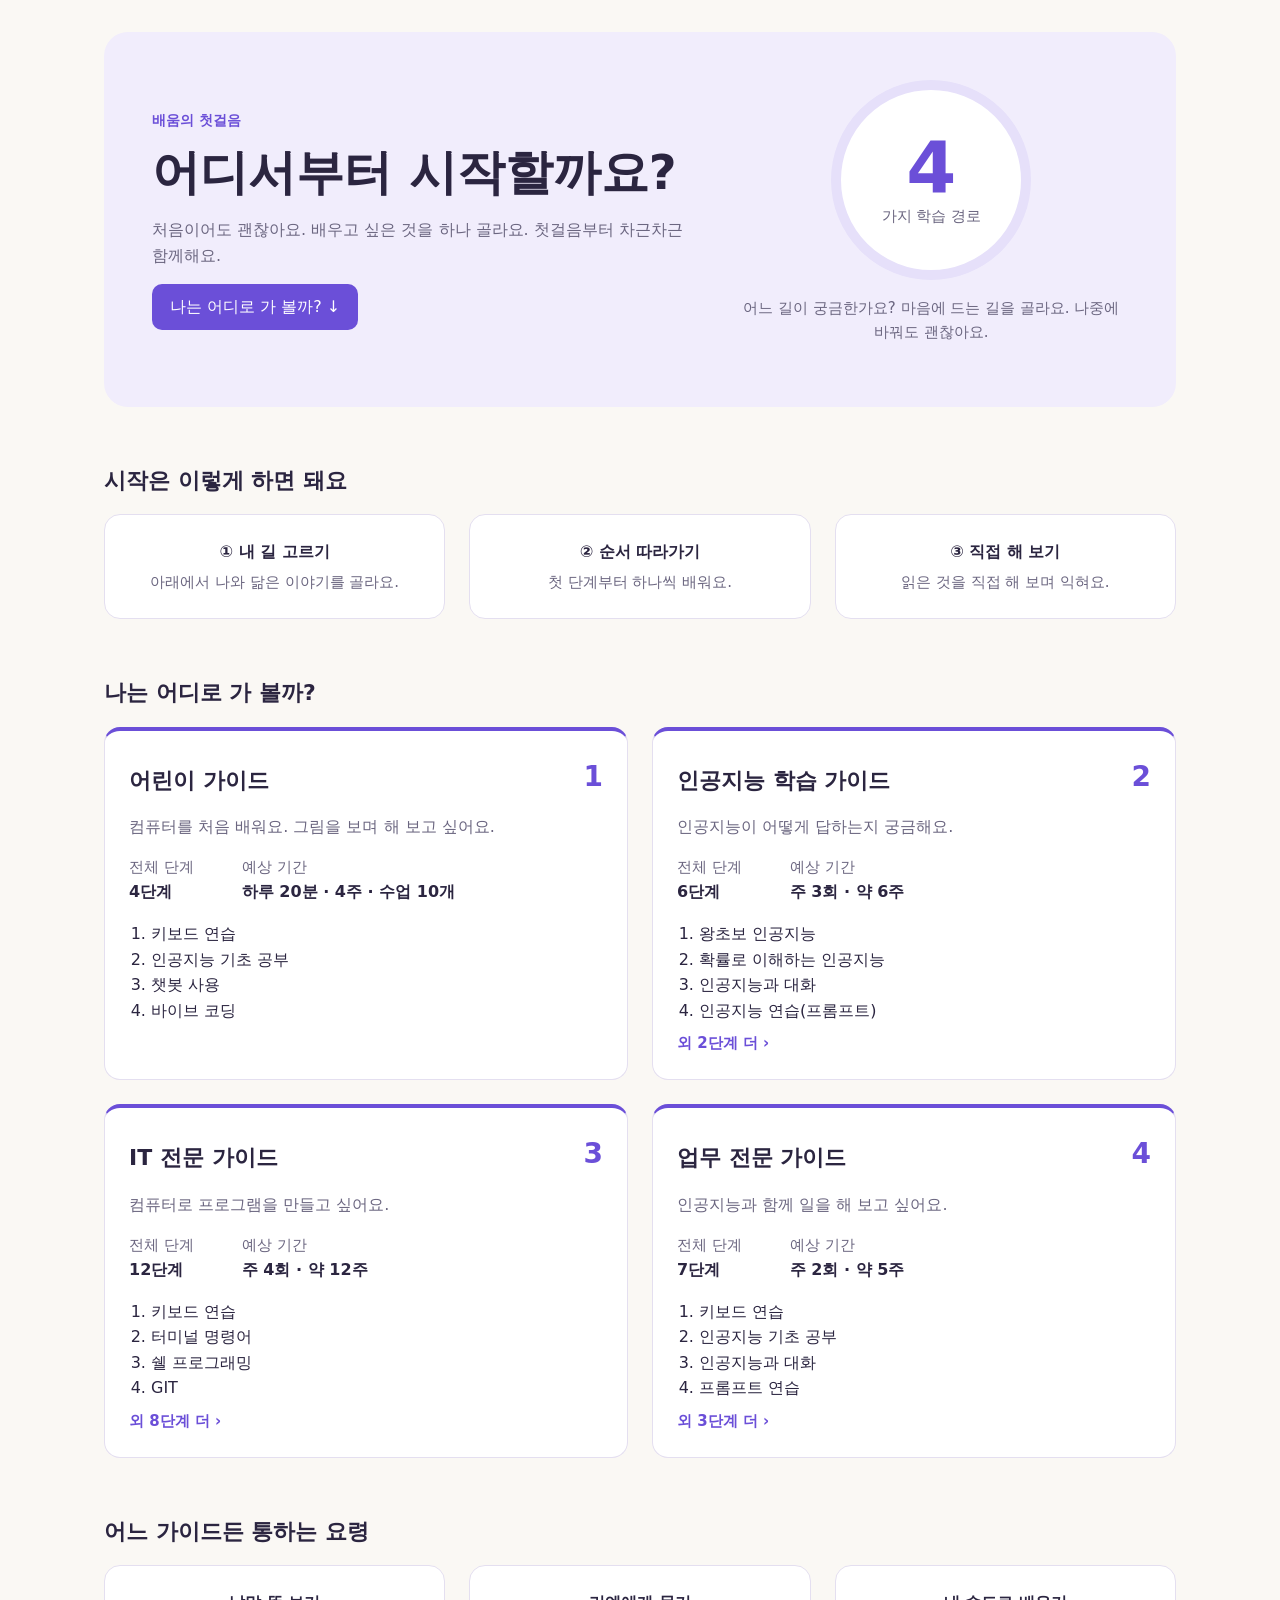
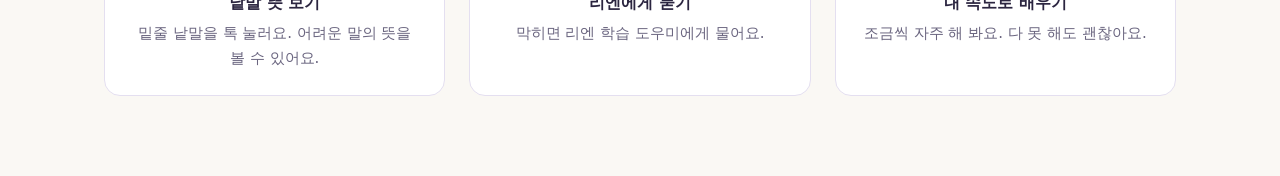
<file: infographics/assets/examples/guide-poor.html>
<!doctype html>
<!-- POOR example — same source as guide-text-only.html and guide-good.html. Mirrors the structure that fails: label headline,
     a big circle around one number, a generic 3-step flow, 4 equal cards, 3 equal tip cards.
     See references/examples.md for the analysis. -->
<html lang="ko">
<head>
<meta charset="utf-8">
<meta name="viewport" content="width=device-width, initial-scale=1">
<title>가이드 — 빈약한 예</title>
<style>
  :root { --paper: #faf8f4; --ink: #2b2540; --muted: #6b6680; --brand: #6b4fd8; --tint: #f1edfc; --line: #e4dff0; }
  * { box-sizing: border-box; }
  body { margin: 0; word-break: keep-all; overflow-wrap: break-word; background: var(--paper); color: var(--ink); font: 16px/1.6 "Apple SD Gothic Neo", "Noto Sans KR", "Malgun Gothic", system-ui, sans-serif; }
  main { max-width: 1120px; margin: 0 auto; padding: 32px 24px 64px; }
  .hero { display: grid; grid-template-columns: 1.4fr 1fr; gap: 32px; align-items: center; padding: 48px; border-radius: 24px; background: var(--tint); }
  .eyebrow { color: var(--brand); font-size: 14px; font-weight: 700; }
  h1 { margin: 12px 0; font-size: 48px; line-height: 1.2; }
  .hero p { color: var(--muted); }
  .button { display: inline-block; padding: 10px 18px; border-radius: 10px; background: var(--brand); color: #fff; text-decoration: none; }
  .circle { display: grid; place-items: center; width: 200px; height: 200px; margin: 0 auto; border: 10px solid #e6e0fa; border-radius: 50%; background: #fff; text-align: center; }
  .circle strong { display: block; font-size: 72px; line-height: 1; color: var(--brand); }
  .circle span { color: var(--muted); font-size: 15px; }
  .map-caption { margin-top: 16px; text-align: center; color: var(--muted); font-size: 15px; }
  h2 { margin: 56px 0 16px; font-size: 22px; }
  .flow { display: grid; grid-template-columns: repeat(3, 1fr); gap: 24px; padding: 0; list-style: none; }
  .flow li, .tips li { padding: 24px; border: 1px solid var(--line); border-radius: 16px; background: #fff; text-align: center; }
  .flow li b, .tips li b { display: block; margin-bottom: 4px; }
  .flow li span, .tips li span { color: var(--muted); font-size: 15px; }
  .cards { display: grid; grid-template-columns: repeat(2, 1fr); gap: 24px; padding: 0; list-style: none; }
  .card { padding: 24px; border: 1px solid var(--line); border-top: 4px solid var(--brand); border-radius: 16px; background: #fff; }
  .card .num { float: right; font-size: 28px; font-weight: 700; color: var(--brand); }
  .card h3 { margin: 8px 0; font-size: 22px; }
  .card p { color: var(--muted); }
  .facts { display: flex; gap: 48px; margin: 16px 0; }
  .facts dt { color: var(--muted); font-size: 15px; }
  .facts dd { margin: 0; font-weight: 700; }
  .card ol { margin: 0; padding-inline-start: 22px; }
  .more { margin-top: 8px; color: var(--brand); font-weight: 700; font-size: 15px; }
  .tips { display: grid; grid-template-columns: repeat(3, 1fr); gap: 24px; padding: 0; list-style: none; }
  @media (max-width: 700px) {
    .hero, .flow, .cards, .tips { grid-template-columns: 1fr; }
    .hero { padding: 24px; }
    h1 { font-size: 34px; }
  }
</style>
</head>
<body>
<main>
  <header class="hero">
    <div>
      <div class="eyebrow">배움의 첫걸음</div>
      <h1>어디서부터 시작할까요?</h1>
      <p>처음이어도 괜찮아요. 배우고 싶은 것을 하나 골라요. 첫걸음부터 차근차근 함께해요.</p>
      <a class="button" href="#choose">나는 어디로 가 볼까? ↓</a>
    </div>
    <div>
      <div class="circle"><div><strong>4</strong><span>가지 학습 경로</span></div></div>
      <p class="map-caption">어느 길이 궁금한가요? 마음에 드는 길을 골라요. 나중에 바꿔도 괜찮아요.</p>
    </div>
  </header>

  <h2>시작은 이렇게 하면 돼요</h2>
  <ol class="flow">
    <li><b>① 내 길 고르기</b><span>아래에서 나와 닮은 이야기를 골라요.</span></li>
    <li><b>② 순서 따라가기</b><span>첫 단계부터 하나씩 배워요.</span></li>
    <li><b>③ 직접 해 보기</b><span>읽은 것을 직접 해 보며 익혀요.</span></li>
  </ol>

  <h2 id="choose">나는 어디로 가 볼까?</h2>
  <ul class="cards">
    <li class="card"><span class="num">1</span><h3>어린이 가이드</h3><p>컴퓨터를 처음 배워요. 그림을 보며 해 보고 싶어요.</p>
      <dl class="facts"><div><dt>전체 단계</dt><dd>4단계</dd></div><div><dt>예상 기간</dt><dd>하루 20분 · 4주 · 수업 10개</dd></div></dl>
      <ol><li>키보드 연습</li><li>인공지능 기초 공부</li><li>챗봇 사용</li><li>바이브 코딩</li></ol></li>
    <li class="card"><span class="num">2</span><h3>인공지능 학습 가이드</h3><p>인공지능이 어떻게 답하는지 궁금해요.</p>
      <dl class="facts"><div><dt>전체 단계</dt><dd>6단계</dd></div><div><dt>예상 기간</dt><dd>주 3회 · 약 6주</dd></div></dl>
      <ol><li>왕초보 인공지능</li><li>확률로 이해하는 인공지능</li><li>인공지능과 대화</li><li>인공지능 연습(프롬프트)</li></ol><div class="more">외 2단계 더 ›</div></li>
    <li class="card"><span class="num">3</span><h3>IT 전문 가이드</h3><p>컴퓨터로 프로그램을 만들고 싶어요.</p>
      <dl class="facts"><div><dt>전체 단계</dt><dd>12단계</dd></div><div><dt>예상 기간</dt><dd>주 4회 · 약 12주</dd></div></dl>
      <ol><li>키보드 연습</li><li>터미널 명령어</li><li>쉘 프로그래밍</li><li>GIT</li></ol><div class="more">외 8단계 더 ›</div></li>
    <li class="card"><span class="num">4</span><h3>업무 전문 가이드</h3><p>인공지능과 함께 일을 해 보고 싶어요.</p>
      <dl class="facts"><div><dt>전체 단계</dt><dd>7단계</dd></div><div><dt>예상 기간</dt><dd>주 2회 · 약 5주</dd></div></dl>
      <ol><li>키보드 연습</li><li>인공지능 기초 공부</li><li>인공지능과 대화</li><li>프롬프트 연습</li></ol><div class="more">외 3단계 더 ›</div></li>
  </ul>

  <h2>어느 가이드든 통하는 요령</h2>
  <ul class="tips">
    <li><b>낱말 뜻 보기</b><span>밑줄 낱말을 톡 눌러요. 어려운 말의 뜻을 볼 수 있어요.</span></li>
    <li><b>리엔에게 묻기</b><span>막히면 리엔 학습 도우미에게 물어요.</span></li>
    <li><b>내 속도로 배우기</b><span>조금씩 자주 해 봐요. 다 못 해도 괜찮아요.</span></li>
  </ul>
</main>
</body>
</html>
</file>
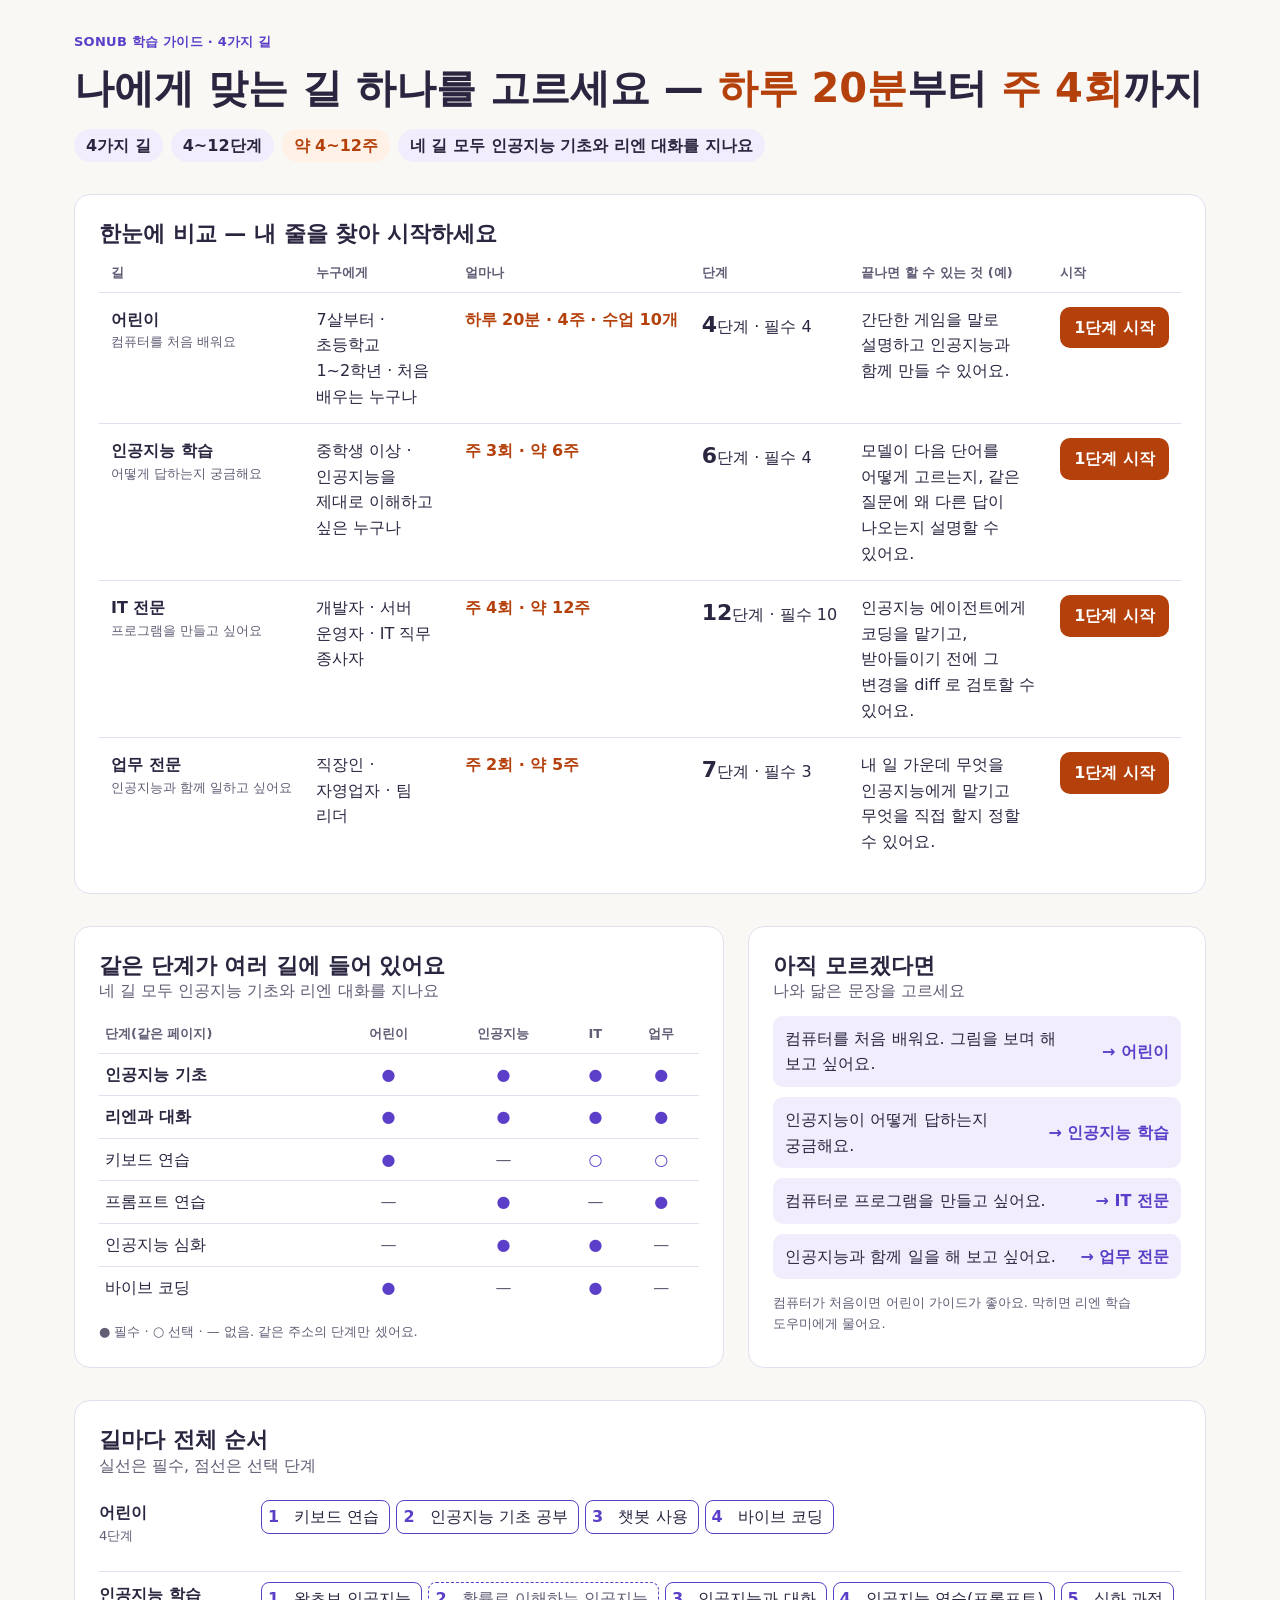
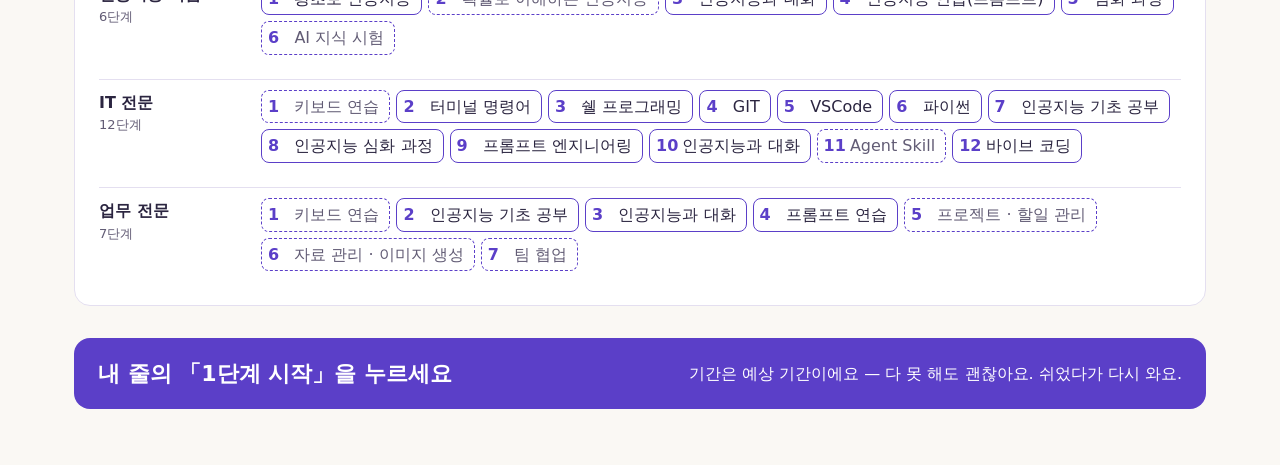
<file: infographics/assets/examples/guide-text-only.html>
<!doctype html>
<!-- TEXT-ONLY example (was "good" before the pictures-and-lines rule) — same source as guide-poor.html and guide-good.html.
     Correct information, but no image and no line: a document, not an infographic (fails the picture test).
     Source: (SONUB App\Content\Guide + lang/ko/guide.php, 2026-10-22).
     Claim headline, a comparison matrix as the hero, a shared-steps dot matrix, the full step map,
     a "not sure?" chooser and a conclusion strip. Every value comes from the source; nothing is added.
     Type 40/22/16/13 · one accent (amber) on time and start buttons · see references/examples.md. -->
<html lang="ko">
<head>
<meta charset="utf-8">
<meta name="viewport" content="width=device-width, initial-scale=1">
<title>가이드 — 알찬 예</title>
<style>
  :root {
    --paper: #faf8f4; --card: #ffffff; --ink: #2b2540; --muted: #625c75; --line: #e4dff0;
    --brand: #5b3fc8; --brand-tint: #f1edfc; --accent: #b4410c; --accent-tint: #fff1e6;
    --gap-in: 10px; --gap-group: 32px;
  }
  * { box-sizing: border-box; }
  body { margin: 0; word-break: keep-all; overflow-wrap: break-word; background: var(--paper); color: var(--ink); font: 16px/1.6 "Apple SD Gothic Neo", "Noto Sans KR", "Malgun Gothic", system-ui, sans-serif; }
  main { max-width: 1180px; margin: 0 auto; padding: 32px 24px 56px; display: grid; grid-template-columns: repeat(12, 1fr); gap: var(--gap-group) 24px; }
  main > * { grid-column: 1 / -1; min-width: 0; }
  h1, h2, h3, p { margin: 0; }
  .note { font-size: 13px; color: var(--muted); }

  /* 1–2 headline + summary */
  .head { display: grid; gap: var(--gap-in); }
  .eyebrow { font-size: 13px; font-weight: 700; color: var(--brand); letter-spacing: .02em; }
  h1 { font-size: 40px; line-height: 1.25; }
  h1 em { font-style: normal; color: var(--accent); }
  .chips { display: flex; flex-wrap: wrap; gap: 8px; padding: 0; margin: 6px 0 0; list-style: none; }
  .chips li { padding: 4px 12px; border-radius: 999px; background: var(--brand-tint); font-weight: 700; }
  .chips li.key { background: var(--accent-tint); color: var(--accent); }

  /* 3 HERO — comparison matrix */
  .block { background: var(--card); border: 1px solid var(--line); border-radius: 16px; padding: 24px; display: grid; gap: 14px; align-content: start; }
  h2 { font-size: 22px; line-height: 1.35; }
  h2 small { display: block; font-size: 16px; font-weight: 400; color: var(--muted); }
  table { width: 100%; border-collapse: collapse; }
  th, td { padding: 14px 12px; text-align: start; vertical-align: top; border-top: 1px solid var(--line); }
  thead th { font-size: 13px; color: var(--muted); font-weight: 700; border-top: 0; padding-block: 0 8px; }
  tbody th { white-space: nowrap; }
  tbody th span { display: block; font-size: 13px; color: var(--muted); font-weight: 400; }
  td.time { color: var(--accent); font-weight: 700; white-space: nowrap; }
  td.steps { white-space: nowrap; }
  td.steps b { font-size: 22px; }
  .go { display: inline-block; padding: 8px 14px; border-radius: 10px; background: var(--accent); color: #fff; font-weight: 700; text-decoration: none; white-space: nowrap; }

  /* 4 shared steps + 5 chooser */
  .shared { grid-column: 1 / span 7; }
  .chooser { grid-column: 8 / -1; }
  .dots th, .dots td { padding: 8px 6px; text-align: center; }
  .dots th:first-child, .dots td:first-child { text-align: start; }
  .dots td.req, .dots td.opt { color: var(--brand); font-weight: 700; }
  .dots td.no { color: var(--muted); }
  .dots tr.all td:first-child { font-weight: 700; }
  .chooser ul { margin: 0; padding: 0; list-style: none; display: grid; gap: var(--gap-in); }
  .chooser li { display: grid; grid-template-columns: 1fr auto; gap: 12px; align-items: center; padding: 10px 12px; border-radius: 10px; background: var(--brand-tint); }
  .chooser li b { color: var(--brand); white-space: nowrap; }

  /* 6 step map */
  .map ol { display: flex; flex-wrap: wrap; gap: 6px; margin: 0; padding: 0; list-style: none; counter-reset: s; }
  .map li { counter-increment: s; padding: 3px 10px 3px 6px; border-radius: 8px; border: 1.5px solid var(--brand); }
  .map li::before { content: counter(s); display: inline-block; min-width: 1.4em; margin-inline-end: 4px; font-weight: 700; color: var(--brand); }
  .map li.opt { border-style: dashed; color: var(--muted); }
  .map .row { display: grid; grid-template-columns: 150px 1fr; gap: 12px; align-items: start; padding-block: 10px; border-top: 1px solid var(--line); }
  .map .row:first-of-type { border-top: 0; }
  .map .row strong span { display: block; font-size: 13px; color: var(--muted); font-weight: 400; }

  /* 7 conclusion strip */
  .end { display: flex; flex-wrap: wrap; gap: 8px 24px; align-items: center; justify-content: space-between; padding: 18px 24px; border-radius: 16px; background: var(--brand); color: #fff; font-size: 22px; font-weight: 700; }
  .end span { font-size: 16px; font-weight: 400; }

  @media (max-width: 760px) {
    main { gap: 24px 16px; padding: 24px 16px 40px; }
    h1 { font-size: 32px; }
    .shared, .chooser { grid-column: 1 / -1; }
    .compare thead { display: none; }
    .compare tr { display: grid; gap: 6px; padding-block: 14px; border-top: 1px solid var(--line); }
    .compare th, .compare td { display: block; padding: 0; border: 0; white-space: normal; }
    .compare td::before { content: attr(data-label) " · "; font-size: 13px; color: var(--muted); font-weight: 400; }
    .map .row { grid-template-columns: 1fr; gap: 6px; }
  }
</style>
</head>
<body>
<main>
  <header class="head">
    <p class="eyebrow">SONUB 학습 가이드 · 4가지 길</p>
    <h1>나에게 맞는 길 하나를 고르세요 — <em>하루 20분</em>부터 <em>주 4회</em>까지</h1>
    <ul class="chips">
      <li>4가지 길</li><li>4~12단계</li><li class="key">약 4~12주</li><li>네 길 모두 인공지능 기초와 리엔 대화를 지나요</li>
    </ul>
  </header>

  <section class="block" aria-labelledby="t-compare">
    <h2 id="t-compare">한눈에 비교 — 내 줄을 찾아 시작하세요</h2>
    <table class="compare">
      <thead><tr><th scope="col">길</th><th scope="col">누구에게</th><th scope="col">얼마나</th><th scope="col">단계</th><th scope="col">끝나면 할 수 있는 것 (예)</th><th scope="col"><span class="note">시작</span></th></tr></thead>
      <tbody>
        <tr><th scope="row">어린이<span>컴퓨터를 처음 배워요</span></th><td data-label="누구에게">7살부터 · 초등학교 1~2학년 · 처음 배우는 누구나</td><td class="time" data-label="얼마나">하루 20분 · 4주 · 수업 10개</td><td class="steps" data-label="단계"><b>4</b>단계 · 필수 4</td><td data-label="끝나면">간단한 게임을 말로 설명하고 인공지능과 함께 만들 수 있어요.</td><td><a class="go" href="#">1단계 시작</a></td></tr>
        <tr><th scope="row">인공지능 학습<span>어떻게 답하는지 궁금해요</span></th><td data-label="누구에게">중학생 이상 · 인공지능을 제대로 이해하고 싶은 누구나</td><td class="time" data-label="얼마나">주 3회 · 약 6주</td><td class="steps" data-label="단계"><b>6</b>단계 · 필수 4</td><td data-label="끝나면">모델이 다음 단어를 어떻게 고르는지, 같은 질문에 왜 다른 답이 나오는지 설명할 수 있어요.</td><td><a class="go" href="#">1단계 시작</a></td></tr>
        <tr><th scope="row">IT 전문<span>프로그램을 만들고 싶어요</span></th><td data-label="누구에게">개발자 · 서버 운영자 · IT 직무 종사자</td><td class="time" data-label="얼마나">주 4회 · 약 12주</td><td class="steps" data-label="단계"><b>12</b>단계 · 필수 10</td><td data-label="끝나면">인공지능 에이전트에게 코딩을 맡기고, 받아들이기 전에 그 변경을 diff 로 검토할 수 있어요.</td><td><a class="go" href="#">1단계 시작</a></td></tr>
        <tr><th scope="row">업무 전문<span>인공지능과 함께 일하고 싶어요</span></th><td data-label="누구에게">직장인 · 자영업자 · 팀 리더</td><td class="time" data-label="얼마나">주 2회 · 약 5주</td><td class="steps" data-label="단계"><b>7</b>단계 · 필수 3</td><td data-label="끝나면">내 일 가운데 무엇을 인공지능에게 맡기고 무엇을 직접 할지 정할 수 있어요.</td><td><a class="go" href="#">1단계 시작</a></td></tr>
      </tbody>
    </table>
  </section>

  <section class="block shared" aria-labelledby="t-shared">
    <h2 id="t-shared">같은 단계가 여러 길에 들어 있어요<small>네 길 모두 인공지능 기초와 리엔 대화를 지나요</small></h2>
    <table class="dots">
      <thead><tr><th scope="col">단계(같은 페이지)</th><th scope="col">어린이</th><th scope="col">인공지능</th><th scope="col">IT</th><th scope="col">업무</th></tr></thead>
      <tbody>
        <tr class="all"><td>인공지능 기초</td><td class="req">●</td><td class="req">●</td><td class="req">●</td><td class="req">●</td></tr>
        <tr class="all"><td>리엔과 대화</td><td class="req">●</td><td class="req">●</td><td class="req">●</td><td class="req">●</td></tr>
        <tr><td>키보드 연습</td><td class="req">●</td><td class="no">—</td><td class="opt">○</td><td class="opt">○</td></tr>
        <tr><td>프롬프트 연습</td><td class="no">—</td><td class="req">●</td><td class="no">—</td><td class="req">●</td></tr>
        <tr><td>인공지능 심화</td><td class="no">—</td><td class="req">●</td><td class="req">●</td><td class="no">—</td></tr>
        <tr><td>바이브 코딩</td><td class="req">●</td><td class="no">—</td><td class="req">●</td><td class="no">—</td></tr>
      </tbody>
    </table>
    <p class="note">● 필수 · ○ 선택 · — 없음. 같은 주소의 단계만 셌어요.</p>
  </section>

  <section class="block chooser" aria-labelledby="t-choose">
    <h2 id="t-choose">아직 모르겠다면<small>나와 닮은 문장을 고르세요</small></h2>
    <ul>
      <li>컴퓨터를 처음 배워요. 그림을 보며 해 보고 싶어요.<b>→ 어린이</b></li>
      <li>인공지능이 어떻게 답하는지 궁금해요.<b>→ 인공지능 학습</b></li>
      <li>컴퓨터로 프로그램을 만들고 싶어요.<b>→ IT 전문</b></li>
      <li>인공지능과 함께 일을 해 보고 싶어요.<b>→ 업무 전문</b></li>
    </ul>
    <p class="note">컴퓨터가 처음이면 어린이 가이드가 좋아요. 막히면 리엔 학습 도우미에게 물어요.</p>
  </section>

  <section class="block map" aria-labelledby="t-map">
    <h2 id="t-map">길마다 전체 순서<small>실선은 필수, 점선은 선택 단계</small></h2>
    <div class="row"><strong>어린이<span>4단계</span></strong><ol><li>키보드 연습</li><li>인공지능 기초 공부</li><li>챗봇 사용</li><li>바이브 코딩</li></ol></div>
    <div class="row"><strong>인공지능 학습<span>6단계</span></strong><ol><li>왕초보 인공지능</li><li class="opt">확률로 이해하는 인공지능</li><li>인공지능과 대화</li><li>인공지능 연습(프롬프트)</li><li>심화 과정</li><li class="opt">AI 지식 시험</li></ol></div>
    <div class="row"><strong>IT 전문<span>12단계</span></strong><ol><li class="opt">키보드 연습</li><li>터미널 명령어</li><li>쉘 프로그래밍</li><li>GIT</li><li>VSCode</li><li>파이썬</li><li>인공지능 기초 공부</li><li>인공지능 심화 과정</li><li>프롬프트 엔지니어링</li><li>인공지능과 대화</li><li class="opt">Agent Skill</li><li>바이브 코딩</li></ol></div>
    <div class="row"><strong>업무 전문<span>7단계</span></strong><ol><li class="opt">키보드 연습</li><li>인공지능 기초 공부</li><li>인공지능과 대화</li><li>프롬프트 연습</li><li class="opt">프로젝트 · 할일 관리</li><li class="opt">자료 관리 · 이미지 생성</li><li class="opt">팀 협업</li></ol></div>
  </section>

  <footer class="end">내 줄의 「1단계 시작」을 누르세요<span>기간은 예상 기간이에요 — 다 못 해도 괜찮아요. 쉬었다가 다시 와요.</span></footer>
</main>
</body>
</html>
</file>
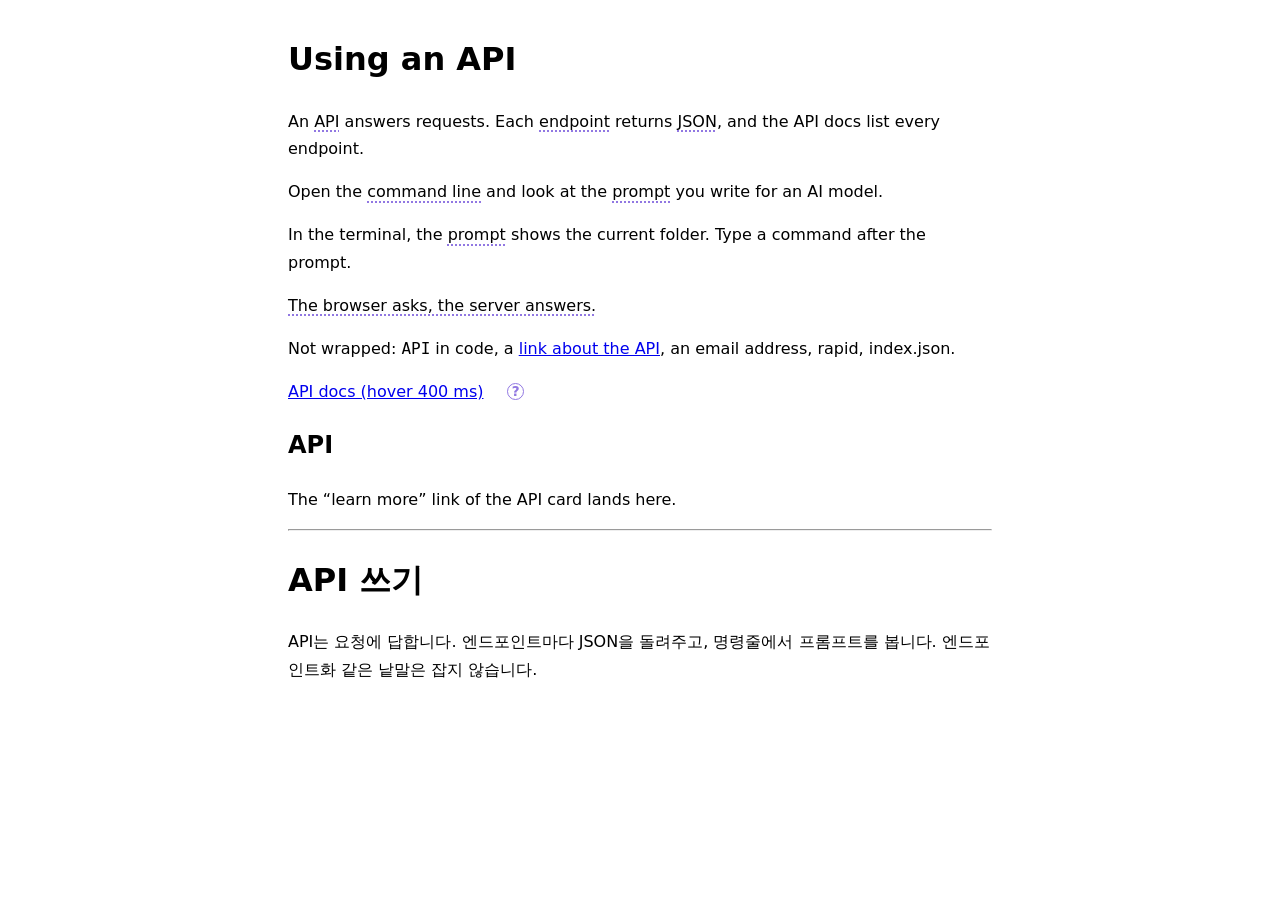
<file: skills/popup/assets/demo.html>
<!doctype html>
<!-- popup demo — serve this folder (python3 -m http.server) and open /demo.html, /demo.html?lang=ko or ?lang=ar&dir=rtl -->
<html lang="en">
<head>
	<meta charset="utf-8">
	<meta name="viewport" content="width=device-width, initial-scale=1">
	<title>popup demo</title>
	<link rel="icon" href="data:,">
	<link rel="stylesheet" href="popup.css">
	<script>
		// demo only: ?lang=ko · ?dir=rtl · ?theme=dark
		var q = new URLSearchParams(location.search);
		if (q.get('lang')) document.documentElement.lang = q.get('lang');
		if (q.get('dir')) document.documentElement.dir = q.get('dir');
		if (q.get('theme')) document.documentElement.dataset.theme = q.get('theme');
	</script>
	<script defer src="popup.js" data-glossary="glossary.example.json"></script>
	<style>
		body { max-width: 44rem; margin: 2rem auto; padding: 0 1rem; font: 16px/1.7 system-ui, sans-serif; }
		:root[data-theme='dark'] body { background: #121317; color: #e6e8eb; }
		nav a { margin-inline-end: 1rem; }
	</style>
</head>
<body>
	<main>
		<h1>Using an API</h1>
		<p>An API answers requests. Each endpoint returns JSON, and the API docs list every endpoint.</p>
		<p>Open the command line and look at the prompt you write for an AI model.</p>
		<section data-popup-scope="shell">
			<p>In the terminal, the prompt shows the current folder. Type a command after the prompt.</p>
		</section>
		<p><span data-term="concept-request-response">The browser asks, the server answers.</span></p>
		<p>Not wrapped: <code>API</code> in code, a <a href="#api">link about the API</a>, an email address, rapid, index.json.</p>
		<nav>
			<a href="#api" data-term="api" data-term-label="API">API docs (hover 400 ms)</a>
			<button class="popup-info" data-term="cli"></button>
		</nav>
		<h2 id="api">API</h2>
		<p>The “learn more” link of the API card lands here.</p>
		<hr>
		<h1 lang="ko">API 쓰기</h1>
		<p lang="ko">API는 요청에 답합니다. 엔드포인트마다 JSON을 돌려주고, 명령줄에서 프롬프트를 봅니다. 엔드포인트화 같은 낱말은 잡지 않습니다.</p>
	</main>
</body>
</html>
</file>
<file: docs/style.css>
:root {
  --bg: #fbfaf7;
  --bg-alt: #f3f1ea;
  --surface: #ffffff;
  --text: #1c1b17;
  --muted: #65625a;
  --line: #e4e0d5;
  --accent: #d9480f;
  --accent-ink: #ffffff;
  --accent-soft: #fde8dc;
  --code-bg: #1d1c18;
  --code-text: #ece8dc;
  --code-dim: #9a958a;
  --chip: #ece9e0;
  --shadow: 0 1px 2px rgba(28, 27, 23, .06), 0 8px 24px rgba(28, 27, 23, .06);
  --radius: 14px;
  --font: ui-sans-serif, system-ui, -apple-system, "Segoe UI", Roboto, "Noto Sans", "Helvetica Neue", Arial,
    "Apple SD Gothic Neo", "Malgun Gothic", "PingFang SC", "Hiragino Sans", "Microsoft YaHei",
    "Noto Sans Thai", "Noto Sans Devanagari", "Noto Sans Bengali", "Noto Naskh Arabic", "Noto Nastaliq Urdu", sans-serif;
  --mono: ui-monospace, SFMono-Regular, Menlo, Consolas, "Liberation Mono", monospace;
  color-scheme: light;
}

@media (prefers-color-scheme: dark) {
  :root:not([data-theme="light"]) {
    --bg: #14130f;
    --bg-alt: #1b1a15;
    --surface: #211f1a;
    --text: #efebe0;
    --muted: #a7a295;
    --line: #34312a;
    --accent: #ff7a3d;
    --accent-ink: #1a0d05;
    --accent-soft: #3a2116;
    --code-bg: #0d0c0a;
    --code-text: #ece8dc;
    --code-dim: #8a857a;
    --chip: #2b2922;
    --shadow: 0 1px 2px rgba(0, 0, 0, .3), 0 8px 24px rgba(0, 0, 0, .25);
    color-scheme: dark;
  }
}
:root[data-theme="dark"] {
  --bg: #14130f; --bg-alt: #1b1a15; --surface: #211f1a; --text: #efebe0; --muted: #a7a295; --line: #34312a;
  --accent: #ff7a3d; --accent-ink: #1a0d05; --accent-soft: #3a2116; --code-bg: #0d0c0a; --code-text: #ece8dc;
  --code-dim: #8a857a; --chip: #2b2922; --shadow: 0 1px 2px rgba(0,0,0,.3), 0 8px 24px rgba(0,0,0,.25);
  color-scheme: dark;
}

* { box-sizing: border-box; }
html { scroll-behavior: smooth; scroll-padding-top: 76px; -webkit-text-size-adjust: 100%; }
html.i18n-loading body { visibility: hidden; }
body {
  margin: 0; background: var(--bg); color: var(--text); font-family: var(--font);
  font-size: 16px; line-height: 1.6; overflow-x: hidden;
}
:lang(th), :lang(hi), :lang(bn) { line-height: 1.75; }
:lang(ur) { line-height: 2; }
:lang(ko) { word-break: keep-all; }
a { color: var(--accent); text-decoration: none; }
a:hover { text-decoration: underline; }
code { font-family: var(--mono); font-size: .88em; background: var(--chip); padding: .1em .35em; border-radius: 5px; overflow-wrap: anywhere;
  direction: ltr; unicode-bidi: isolate; }
h1, h2, h3 { line-height: 1.2; margin: 0 0 .5em; letter-spacing: -.01em; }
h2 { font-size: clamp(1.6rem, 3.5vw, 2.2rem); }
h3 { font-size: 1.15rem; }
.sr-only { position: absolute; width: 1px; height: 1px; overflow: hidden; clip: rect(0 0 0 0); white-space: nowrap; }
.wrap { max-width: 1120px; margin: 0 auto; padding: 0 16px; }
@media (min-width: 720px) { .wrap { padding: 0 28px; } }
.narrow { max-width: 780px; }
.muted { color: var(--muted); }
.small { font-size: .9rem; }
.sub { color: var(--muted); max-width: 680px; margin: 0 0 28px; font-size: 1.05rem; }

/* top bar */
.topbar { position: sticky; top: 0; z-index: 10; background: color-mix(in srgb, var(--bg) 88%, transparent);
  backdrop-filter: saturate(1.4) blur(10px); -webkit-backdrop-filter: saturate(1.4) blur(10px); border-bottom: 1px solid var(--line); }
.topbar-in { display: flex; align-items: center; gap: 16px; height: 60px; }
.brand { display: flex; align-items: center; gap: 10px; color: var(--text); font-weight: 700; }
.brand:hover { text-decoration: none; }
.brand-mark { display: grid; place-items: center; width: 30px; height: 30px; border-radius: 8px;
  background: var(--accent); color: var(--accent-ink); font-weight: 800; font-size: 17px; }
.brand-name { font-family: var(--mono); font-size: 15px; letter-spacing: -.02em; }
.nav { display: none; gap: 22px; margin-inline-start: auto; font-size: .95rem; }
.nav a { color: var(--muted); }
.nav a:hover { color: var(--text); text-decoration: none; }
@media (min-width: 860px) { .nav { display: flex; } }
.lang { position: relative; display: flex; align-items: center; margin-inline-start: auto; }
@media (min-width: 860px) { .lang { margin-inline-start: 8px; } }
.lang-icon { position: absolute; inset-inline-start: 10px; color: var(--muted); display: flex; pointer-events: none; }
.lang select {
  appearance: none; -webkit-appearance: none; font: inherit; font-size: .92rem; color: var(--text);
  background: var(--surface); border: 1px solid var(--line); border-radius: 999px;
  padding: 7px 30px 7px 34px; cursor: pointer; max-width: 170px;
  background-image: linear-gradient(45deg, transparent 50%, var(--muted) 50%), linear-gradient(135deg, var(--muted) 50%, transparent 50%);
  background-position: calc(100% - 15px) 52%, calc(100% - 10px) 52%; background-size: 5px 5px; background-repeat: no-repeat;
}
[dir="rtl"] .lang select { padding: 7px 34px 7px 30px; background-position: 15px 52%, 10px 52%; }
.lang select:focus-visible, .btn:focus-visible, .seg button:focus-visible, .copy:focus-visible, summary:focus-visible {
  outline: 2px solid var(--accent); outline-offset: 2px; }

/* hero */
.hero { padding: 56px 0 64px; }
.hero-in { display: grid; gap: 40px; align-items: center; }
@media (min-width: 960px) { .hero-in { grid-template-columns: 1.05fr 1fr; gap: 56px; } .hero { padding: 88px 0 96px; } }
.eyebrow { display: inline-block; margin: 0 0 16px; font-size: .85rem; font-weight: 600; color: var(--accent);
  background: var(--accent-soft); padding: 4px 12px; border-radius: 999px; }
.hero h1 { font-size: clamp(2.1rem, 5.4vw, 3.5rem); font-weight: 800; letter-spacing: -.025em; }
:lang(th) .hero h1, :lang(hi) .hero h1, :lang(bn) .hero h1, :lang(ur) .hero h1, :lang(ar) .hero h1 { letter-spacing: 0; line-height: 1.35; }
.lead { font-size: 1.15rem; color: var(--muted); max-width: 560px; margin: 0 0 28px; }
.cta { display: flex; flex-wrap: wrap; gap: 12px; margin-bottom: 28px; }
.btn { display: inline-flex; align-items: center; justify-content: center; gap: 8px; font: inherit; font-weight: 600;
  padding: 12px 22px; border-radius: 10px; border: 1px solid transparent; cursor: pointer; transition: transform .15s, background .15s; }
.btn:hover { text-decoration: none; transform: translateY(-1px); }
.btn-primary { background: var(--accent); color: var(--accent-ink); }
.btn-ghost { background: transparent; color: var(--text); border-color: var(--line); }
.btn-ghost:hover { background: var(--surface); }
.btn-sm { padding: 8px 16px; font-size: .92rem; }
.works { display: flex; flex-wrap: wrap; align-items: center; gap: 8px; color: var(--muted); font-size: .9rem; margin: 0; }
.chip { background: var(--chip); color: var(--text); padding: 3px 10px; border-radius: 999px; font-size: .82rem; }

.demo { background: var(--code-bg); border-radius: var(--radius); box-shadow: var(--shadow); overflow: hidden; min-width: 0; }
.demo-bar { display: flex; align-items: center; gap: 6px; padding: 12px 14px; border-bottom: 1px solid #2c2a24; }
.demo-bar i { width: 10px; height: 10px; border-radius: 50%; background: #3b3830; }
.demo-bar span { margin-inline-start: 10px; font-family: var(--mono); font-size: 12px; color: var(--code-dim); direction: ltr; }
.demo-body { padding: 18px 20px 20px; font-family: var(--mono); font-size: 14px; color: var(--code-text); }
.say { margin: 0 0 12px; display: flex; gap: 10px; line-height: 1.55; }
.say span { font-family: var(--font); }
.say b { flex: none; width: 1em; }
.say.you b { color: #ff9a62; }
.say.ai { color: var(--code-dim); margin-bottom: 18px; }
.say.ai b { color: #69db7c; }
.say:last-child { margin-bottom: 0; }

/* sections */
.section { padding: 72px 0; }
.section-alt { background: var(--bg-alt); border-top: 1px solid var(--line); border-bottom: 1px solid var(--line); }

/* pickers */
.pickers { display: flex; flex-wrap: wrap; gap: 18px 28px; margin-bottom: 28px; }
.picker { flex: 1 1 auto; min-width: 0; }
.picker-label { margin: 0 0 8px; font-weight: 600; font-size: .95rem; display: flex; align-items: center; gap: 8px; }
.num { display: inline-grid; place-items: center; width: 22px; height: 22px; border-radius: 50%; background: var(--text); color: var(--bg); font-size: .78rem; font-weight: 700; }
.seg { display: flex; flex-wrap: wrap; gap: 6px; background: var(--chip); padding: 4px; border-radius: 12px; }
.seg button { flex: 1 1 auto; font: inherit; font-size: .93rem; border: 0; background: transparent; color: var(--muted);
  padding: 9px 14px; border-radius: 9px; cursor: pointer; white-space: nowrap; }
.seg button code { background: transparent; padding: 0; color: inherit; font-weight: 600; }
.seg button small { font-size: .8rem; opacity: .85; }
.seg button[aria-pressed="true"] { background: var(--surface); color: var(--text); box-shadow: 0 1px 3px rgba(0,0,0,.12); font-weight: 600; }

/* result cards */
.result { display: grid; gap: 18px; }
@media (min-width: 960px) { .result { grid-template-columns: 1.15fr 1fr; } .card-main { grid-row: span 2; } }
.card { background: var(--surface); border: 1px solid var(--line); border-radius: var(--radius); padding: 22px; box-shadow: var(--shadow); min-width: 0; }
.card-head { display: flex; align-items: center; flex-wrap: wrap; gap: 10px; margin-bottom: 6px; }
.card-head h3 { margin: 0; }
.card > .muted { margin: 0 0 14px; }
.badge { background: var(--accent); color: var(--accent-ink); font-size: .75rem; font-weight: 700; padding: 3px 9px; border-radius: 999px; }
.code { position: relative; background: var(--code-bg); border-radius: 10px; margin-top: 10px; min-width: 0; }
.code pre { margin: 0; padding: 18px 18px 18px; padding-top: 44px; color: var(--code-text); font-family: var(--mono); font-size: 13px; line-height: 1.6;
  white-space: pre-wrap; overflow-wrap: anywhere; direction: ltr; text-align: start; unicode-bidi: plaintext; }
#out-prompt { max-height: 460px; overflow: auto; }
.copy { position: absolute; top: 8px; inset-inline-end: 8px; font: inherit; font-size: .8rem; font-weight: 600; color: var(--code-text);
  background: #2f2d27; border: 1px solid #45423a; border-radius: 7px; padding: 4px 12px; cursor: pointer; }
.copy:hover { background: #3a3830; }
.copy.done { background: #2b8a3e; border-color: #2b8a3e; color: #fff; }
.notes { margin: 14px 0 0; padding-inline-start: 18px; color: var(--muted); font-size: .92rem; }
.notes li { margin-bottom: 4px; }
.start { margin: 10px 0 0; padding: 0; list-style: none; counter-reset: s; }
.start li { counter-increment: s; position: relative; padding-inline-start: 34px; margin-bottom: 14px; }
.start li::before { content: counter(s); position: absolute; inset-inline-start: 0; top: 1px; width: 24px; height: 24px; border-radius: 50%;
  background: var(--accent-soft); color: var(--accent); font-weight: 700; font-size: .8rem; display: grid; place-items: center; }
.start li:last-child { margin-bottom: 0; }

/* skills */
.skills { display: grid; gap: 22px; }
@media (min-width: 900px) { .skills { grid-template-columns: 1fr 1fr; } }
.skill { background: var(--surface); border: 1px solid var(--line); border-radius: var(--radius); padding: 26px; box-shadow: var(--shadow); display: flex; flex-direction: column; min-width: 0; }
.skill-name { margin: 0 0 8px; display: flex; align-items: center; flex-wrap: wrap; gap: 8px; }
.skill-name code { font-size: 1.05rem; font-weight: 700; background: var(--accent-soft); color: var(--accent); }
.tag { font-size: .78rem; color: var(--muted); border: 1px solid var(--line); border-radius: 999px; padding: 1px 9px; font-family: var(--mono); }
.skill h3 { font-size: 1.35rem; }
.skill > p { margin: 0 0 14px; }
.feat { margin: 0 0 18px; padding: 0; list-style: none; }
.feat li { position: relative; padding-inline-start: 24px; margin-bottom: 7px; }
.feat li::before { content: "✓"; position: absolute; inset-inline-start: 0; color: var(--accent); font-weight: 700; }
.try-label { margin: 0 0 8px; font-size: .8rem; font-weight: 700; text-transform: uppercase; letter-spacing: .06em; color: var(--muted); }
.try { display: flex; flex-wrap: wrap; gap: 8px; margin: 0 0 18px; padding: 0; list-style: none; }
.try li { background: var(--bg-alt); border: 1px solid var(--line); border-radius: 10px; padding: 6px 12px; font-size: .92rem; }
.req { color: var(--muted); font-size: .9rem; margin: auto 0 16px !important; padding-top: 4px; }
.skill-actions { display: flex; flex-wrap: wrap; gap: 10px; }

/* team + update */
.two { display: grid; gap: 24px; align-items: center; }
@media (min-width: 900px) { .two { grid-template-columns: 1fr 1fr; gap: 48px; } }
.two .code pre { padding-top: 44px; }
.h3-sep { margin-top: 56px; font-size: 1.35rem; }
.table-scroll { overflow-x: auto; border: 1px solid var(--line); border-radius: var(--radius); background: var(--surface); }
.tbl { width: 100%; border-collapse: collapse; font-size: .93rem; }
.tbl th, .tbl td { text-align: start; padding: 12px 16px; border-bottom: 1px solid var(--line); vertical-align: top; }
.tbl tr:last-child th, .tbl tr:last-child td { border-bottom: 0; }
.tbl thead th { color: var(--muted); font-weight: 600; font-size: .85rem; }
.tbl tbody th { white-space: nowrap; font-weight: 600; }
@media (max-width: 640px) {
  .tbl thead { display: none; }
  .tbl tr { display: block; border-bottom: 1px solid var(--line); padding: 8px 0; }
  .tbl tr:last-child { border-bottom: 0; }
  .tbl th, .tbl td { display: block; border: 0; padding: 4px 14px; }
  .tbl tbody th { white-space: normal; }
}

/* faq */
details { background: var(--surface); border: 1px solid var(--line); border-radius: 12px; padding: 0 18px; margin-bottom: 10px; }
summary { cursor: pointer; font-weight: 600; padding: 15px 0; list-style: none; display: flex; justify-content: space-between; gap: 12px; }
summary::-webkit-details-marker { display: none; }
summary::after { content: "+"; color: var(--muted); font-weight: 400; font-size: 1.3rem; line-height: 1; }
details[open] summary::after { content: "−"; }
details p { margin: 0 0 16px; color: var(--muted); }

/* footer */
.footer { padding: 40px 0 56px; }
.footer-in { display: flex; flex-wrap: wrap; gap: 10px 32px; font-size: .93rem; }
.footer-in p { margin: 0; }
</file>
<file: linkify/assets/linkify.css>
/*
 * linkify.css — the link button, the "Link copied" message and the landing flash for linkify.js.
 * Theme with these variables (set them on :root or any ancestor):
 *   --linkify-accent   button hover color and flash color      (default #6d4aff)
 *   --linkify-muted    button color at rest                    (default currentColor at 45%)
 *   --linkify-toast-bg / --linkify-toast-fg                    (default dark pill, white text)
 *   --linkify-offset   sticky header height — set by data-header, or by you
 *   --linkify-gap      space between the header and the section (default .75rem)
 * Logical properties only, so right-to-left pages work as they are.
 */

:where([data-linkified]) {
	scroll-margin-block-start: calc(var(--linkify-offset, 0px) + var(--linkify-gap, 0.75rem));
}

:where([data-linkified='heading']) {
	cursor: pointer;
}

/* the button — after the heading text, hidden until the heading is hovered or the button has focus */
.linkify-link {
	display: inline-flex;
	align-items: center;
	justify-content: center;
	inline-size: 1.4em;
	block-size: 1.4em;
	margin-inline-start: 0.35em;
	border-radius: 0.35em;
	color: var(--linkify-muted, color-mix(in srgb, currentColor 45%, transparent));
	font-size: 0.75em;
	vertical-align: middle;
	text-decoration: none;
	opacity: 0;
	transition: opacity 0.15s, color 0.15s, background-color 0.15s;
}

[data-linkified]:hover > .linkify-link,
.linkify-link:focus-visible,
[data-linkified].linkify-copied > .linkify-link {
	opacity: 1;
}

.linkify-link:hover,
.linkify-link:focus-visible,
[data-linkified].linkify-copied > .linkify-link {
	color: var(--linkify-accent, #6d4aff);
	background: color-mix(in srgb, var(--linkify-accent, #6d4aff) 12%, transparent);
}

.linkify-link:focus-visible {
	outline: 2px solid var(--linkify-accent, #6d4aff);
	outline-offset: 2px;
}

/* paragraphs and other blocks: the button sits at the end of the text, smaller */
[data-linkified='block'] > .linkify-link {
	font-size: 0.85em;
}

/* touch screens have no hover — keep the button faintly visible */
@media (hover: none) {
	.linkify-link {
		opacity: 0.55;
	}

	:where([data-linkified='block']) > .linkify-link {
		opacity: 0.35;
	}
}

/* landing: a short glow so the eye finds the section */
.linkify-target {
	animation: linkify-flash 2.2s ease-out;
	border-radius: 0.25em;
}

@keyframes linkify-flash {
	0%,
	25% {
		background-color: color-mix(in srgb, var(--linkify-accent, #6d4aff) 18%, transparent);
		box-shadow: 0 0 0 0.3em color-mix(in srgb, var(--linkify-accent, #6d4aff) 18%, transparent);
	}

	100% {
		background-color: transparent;
		box-shadow: 0 0 0 0.3em transparent;
	}
}

/* "Link copied" */
.linkify-toast {
	position: fixed;
	inset-block-end: 1.5rem;
	inset-inline-start: 50%;
	z-index: 2147483000;
	max-inline-size: min(90vw, 28rem);
	padding: 0.6rem 1.1rem;
	border-radius: 999px;
	background: var(--linkify-toast-bg, #1f1d2b);
	color: var(--linkify-toast-fg, #fff);
	font: 500 0.9rem/1.4 system-ui, sans-serif;
	text-align: center;
	box-shadow: 0 6px 24px rgb(0 0 0 / 0.25);
	opacity: 0;
	pointer-events: none;
	transform: translate(-50%, 0.75rem);
	transition: opacity 0.2s, transform 0.2s;
}

[dir='rtl'] .linkify-toast {
	transform: translate(50%, 0.75rem);
}

.linkify-toast.is-visible {
	opacity: 1;
	transform: translate(-50%, 0);
}

[dir='rtl'] .linkify-toast.is-visible {
	transform: translate(50%, 0);
}

.linkify-toast.is-error {
	background: var(--linkify-toast-error-bg, #8a1c1c);
}

/* the hidden textarea of the old copy fallback */
.linkify-clipboard {
	position: fixed;
	inset-block-start: 0;
	inset-inline-start: -9999px;
	opacity: 0;
}

@media (prefers-reduced-motion: reduce) {
	.linkify-target {
		animation-duration: 0.01s;
		outline: 2px solid var(--linkify-accent, #6d4aff);
		outline-offset: 0.2em;
	}

	.linkify-link,
	.linkify-toast {
		transition: none;
	}
}
</file>
<file: popup/assets/popup.css>
/*!
 * popup.css — glossary popups (`popup` skill from https://sonub.com, MIT).
 *
 * Theme it with the variables below — set them on :root (or any ancestor) in your own CSS:
 *   :root { --popup-accent: #7c3aed; --popup-font-size: 0.9rem; }
 * Dark mode follows prefers-color-scheme, and also [data-theme="dark"], .dark and .theme-dark on <html>/<body>.
 * Only logical properties are used, so right-to-left pages (ar, ur, he, fa) work without extra rules.
 */

:root {
	--popup-accent: #6d4bd8;
	--popup-bg: #fff;
	--popup-fg: #1f2328;
	--popup-muted: #59636e;
	--popup-border: #d8dee4;
	--popup-soft: color-mix(in oklab, var(--popup-accent) 9%, var(--popup-bg));
	--popup-code-bg: #f3f4f6;
	--popup-shadow: 0 18px 42px -22px rgb(0 0 0 / 0.35), 0 2px 6px rgb(0 0 0 / 0.08);
	--popup-radius: 0.7rem;
	--popup-width: 24rem;
	--popup-font-size: 0.88rem;
	--popup-font-code: ui-monospace, SFMono-Regular, Menlo, Consolas, monospace;
	--popup-z: 1000;
}
@media (prefers-color-scheme: dark) {
	:root:not([data-theme='light']):not(.light) {
		--popup-accent: #a78bfa;
		--popup-bg: #1d1f24;
		--popup-fg: #e6e8eb;
		--popup-muted: #9aa3ad;
		--popup-border: #353a42;
		--popup-code-bg: #2a2e35;
		--popup-shadow: 0 18px 42px -18px rgb(0 0 0 / 0.75);
	}
}
:root:is([data-theme='dark'], .dark, .theme-dark),
body:is([data-theme='dark'], .dark, .theme-dark) {
	--popup-accent: #a78bfa;
	--popup-bg: #1d1f24;
	--popup-fg: #e6e8eb;
	--popup-muted: #9aa3ad;
	--popup-border: #353a42;
	--popup-code-bg: #2a2e35;
	--popup-shadow: 0 18px 42px -18px rgb(0 0 0 / 0.75);
}

/* ── the term in the text ─────────────────────────── */
.popup-term {
	display: inline;
	margin: 0;
	padding: 0;
	border: 0;
	background: none;
	color: inherit;
	font: inherit;
	line-height: inherit;
	letter-spacing: inherit;
	text-align: inherit;
	cursor: help;
	/* CSS kits often put user-select: none on every button (Web Awesome, many resets) and the word drops out of a drag selection and copy — keep it copyable like the text around it */
	-webkit-user-select: text;
	user-select: text;
	/* the dotted underline is the signal — colour alone is missed by colour-blind readers */
	text-decoration: underline dotted color-mix(in oklab, var(--popup-accent) 75%, transparent);
	text-decoration-thickness: 1.5px;
	text-underline-offset: 0.22em;
}
.popup-term:hover,
.popup-term:focus-visible,
.popup-term[aria-expanded='true'] {
	color: var(--popup-accent);
	text-decoration-style: solid;
}
.popup-term:focus-visible {
	border-radius: 3px;
	outline: 2px solid var(--popup-accent);
	outline-offset: 2px;
}
/* in right-to-left text an English term (API key, $PATH) keeps its own direction */
[dir='rtl'] .popup-term:not(.popup-info) {
	unicode-bidi: plaintext;
}

/* the small "?" button: <button class="popup-info" data-term="id"></button> */
.popup-term.popup-info {
	display: inline-grid;
	place-items: center;
	inline-size: 1.25em;
	block-size: 1.25em;
	margin-inline-start: 0.2em;
	border: 1.5px solid currentColor;
	border-radius: 50%;
	color: var(--popup-accent);
	font-size: 0.85em;
	font-weight: 700;
	line-height: 1;
	text-decoration: none;
	vertical-align: 0.1em;
	cursor: pointer;
	opacity: 0.75;
}
.popup-term.popup-info:empty::before {
	content: '?';
}
.popup-term.popup-info:hover,
.popup-term.popup-info[aria-expanded='true'] {
	background: var(--popup-soft);
	opacity: 1;
}

/* ── the card ─────────────────────────────────────── */
.popup-pop {
	position: fixed;
	z-index: var(--popup-z);
	box-sizing: border-box;
	inline-size: min(var(--popup-width), calc(100vw - 1rem));
	max-block-size: min(70vh, 36rem, var(--popup-room, 100vh)); /* --popup-room: set by place() so the card never covers its word */
	overflow-y: auto;
	overscroll-behavior: contain;
	padding: 0.7rem 0.85rem 0.8rem;
	border: 1px solid var(--popup-border);
	border-radius: var(--popup-radius);
	background: var(--popup-bg);
	box-shadow: var(--popup-shadow);
	color: var(--popup-fg);
	font-family: inherit;
	font-size: var(--popup-font-size);
	font-weight: 400;
	line-height: 1.6;
	text-align: start;
	text-transform: none;
	letter-spacing: normal;
}
.popup-pop[hidden] {
	display: none;
}
.popup-pop:focus {
	outline: none;
}
.popup-pop p {
	margin: 0;
}
.popup-pop code {
	padding: 0.05rem 0.3rem;
	border-radius: 4px;
	background: var(--popup-code-bg);
	font-family: var(--popup-font-code);
	font-size: 0.9em;
	overflow-wrap: anywhere;
}

.popup-pop-top {
	display: flex;
	flex-wrap: wrap;
	align-items: baseline;
	gap: 0.15rem 0.45rem;
	margin-block-end: 0.2rem;
}
.popup-pop-term {
	color: var(--popup-accent);
	font-size: 1.1em;
	font-weight: 700;
}
.popup-pop-reading {
	color: var(--popup-muted);
	font-size: 0.85em;
}
.popup-pop-cat {
	padding: 0.05rem 0.45rem;
	border-radius: 999px;
	background: var(--popup-code-bg);
	color: var(--popup-muted);
	font-size: 0.78em;
	white-space: nowrap;
}
.popup-pop-close {
	display: inline-grid;
	flex: 0 0 auto;
	place-items: center;
	align-self: center;
	inline-size: 1.9rem;
	block-size: 1.9rem;
	margin-block: -0.3rem;
	margin-inline: auto -0.4rem;
	padding: 0;
	border: 0;
	border-radius: 50%;
	background: none;
	color: var(--popup-muted);
	font: inherit;
	font-size: 1.3rem;
	line-height: 1;
	cursor: pointer;
}
.popup-pop-close:hover {
	background: var(--popup-code-bg);
	color: var(--popup-fg);
}
.popup-pop-close:focus-visible,
.popup-pop-chip:focus-visible,
.popup-pop-copy:focus-visible,
.popup-pop-more:focus-visible {
	outline: 2px solid var(--popup-accent);
	outline-offset: 1px;
}

/* one-line meaning → explanation */
.popup-pop .popup-pop-short {
	margin-block-end: 0.35rem;
	font-size: 1.04em;
	font-weight: 600;
}
.popup-pop-long p + p {
	margin-block-start: 0.4rem;
}

/* "in plain words" and "example" are the only boxes — each has a different job */
.popup-pop-easy,
.popup-pop-example,
.popup-pop-code {
	margin: 0.55rem 0 0;
	padding: 0.45rem 0.6rem;
	border-radius: 0.5rem;
	font-size: 0.95em;
}
.popup-pop-easy {
	border-inline-start: 3px solid var(--popup-accent);
	background: var(--popup-soft);
}
.popup-pop-easy .popup-pop-label::before {
	content: '💡 ';
}
.popup-pop-example {
	background: var(--popup-code-bg);
}
.popup-pop-example .popup-pop-label::before {
	content: '✏️ ';
}
.popup-pop-label {
	display: block;
	margin-block-end: 0.1rem;
	color: var(--popup-fg);
	font-size: 0.9em;
	font-weight: 600;
}
.popup-pop-examples {
	display: grid;
	gap: 0.3rem;
	margin: 0.15rem 0 0;
	padding: 0;
	list-style: none;
}
.popup-pop-examples li {
	display: flex;
	flex-wrap: wrap;
	align-items: baseline;
	gap: 0.1rem 0.5rem;
}
.popup-pop-examples li > code {
	background: var(--popup-bg);
	white-space: pre-wrap;
}
.popup-pop-examples li > code + span {
	color: var(--popup-muted);
}

/* source code */
.popup-pop-code {
	padding: 0;
	overflow: hidden;
	border: 1px solid var(--popup-border);
}
.popup-pop-code figcaption {
	display: flex;
	align-items: center;
	justify-content: space-between;
	padding: 0.25rem 0.6rem;
	border-block-end: 1px solid var(--popup-border);
	background: var(--popup-code-bg);
}
.popup-pop-code figcaption .popup-pop-label {
	margin: 0;
	color: var(--popup-muted);
	font-weight: 500;
}
.popup-pop-copy {
	padding: 0.05rem 0.5rem;
	border: 1px solid var(--popup-border);
	border-radius: 999px;
	background: var(--popup-bg);
	color: var(--popup-fg);
	font: inherit;
	font-size: 0.8em;
	cursor: pointer;
}
.popup-pop-code pre {
	max-block-size: 14rem;
	margin: 0;
	padding: 0.5rem 0.6rem;
	overflow: auto;
	text-align: left;
}
.popup-pop-code pre code {
	padding: 0;
	background: none;
	font-size: 0.86em;
	line-height: 1.5;
	white-space: pre;
	overflow-wrap: normal;
}

/* related terms switch the card in place (no stacked popups) */
.popup-pop .popup-pop-related {
	display: flex;
	flex-wrap: wrap;
	align-items: center;
	gap: 0.3rem;
	margin-block-start: 0.55rem;
}
.popup-pop-related .popup-pop-label {
	display: inline;
	margin: 0;
	color: var(--popup-muted);
	font-weight: 400;
}
.popup-pop-chip {
	padding: 0.1rem 0.5rem;
	border: 1px solid var(--popup-border);
	border-radius: 999px;
	background: var(--popup-soft);
	color: inherit;
	font: inherit;
	font-size: 0.86em;
	cursor: pointer;
}
.popup-pop-chip:hover {
	border-color: var(--popup-accent);
}

.popup-pop-more {
	display: inline-flex;
	align-items: center;
	gap: 0.3rem;
	margin-block-start: 0.6rem;
	color: var(--popup-accent);
	font-size: 0.9em;
	font-weight: 600;
	text-decoration: none;
}
.popup-pop-more:hover {
	text-decoration: underline;
}
[dir='rtl'] .popup-pop-arrow {
	display: inline-block;
	transform: scaleX(-1);
}

/* narrow screens: a sheet stuck to the bottom of the screen */
.popup-pop[data-side='sheet'] {
	inset-inline: 0;
	inset-block-end: 0;
	inset-block-start: auto;
	inline-size: 100%;
	max-block-size: 70vh;
	border-end-start-radius: 0;
	border-end-end-radius: 0;
	padding-block-end: max(0.9rem, env(safe-area-inset-bottom));
	font-size: max(var(--popup-font-size), 0.95rem);
}

@media print {
	.popup-pop {
		display: none !important;
	}
	.popup-term {
		text-decoration: none;
	}
}
</file>
<file: webmovie/assets/webmovie.css>
/*! webmovie.css — pair with webmovie.js. MIT. https://sonub.com/skills
 *
 * The final frame is the natural state: every rule that hides or moves something sits inside
 * @media screen and (prefers-reduced-motion: no-preference) and only under html.webmovie-js,
 * so without JS, with reduced motion, in print and after the animation the page is the plain HTML.
 * Animate only opacity · translate · scale · rotate · filter · clip-path (+ stroke-dashoffset, background-size on small inline text).
 * Presets and their numbers: references/presets.md. Change a preset by overriding its variables in your own CSS.
 */

:root {
    --webmovie-ease-calm: cubic-bezier(0.22, 1, 0.36, 1);   /* fast start, long settle, no overshoot */
    --webmovie-ease-punch: cubic-bezier(0.18, 1.32, 0.32, 1); /* fast start, ~8 % overshoot, settle — the bold default */
    --webmovie-ease: var(--webmovie-ease-punch);            /* default entrance (data-webmovie-power="calm" → --webmovie-ease-calm) */
    /* Power: how far, how big, how blurred everything starts. calm 1 · bold 1.6 (default) · wild 2.4 */
    --webmovie-k: 1.6;
    --webmovie-ease-expo: cubic-bezier(0.16, 1, 0.3, 1);    /* easeOutExpo — headlines, counters, bars */
    --webmovie-ease-spring: cubic-bezier(0.34, 1.56, 0.64, 1); /* small overshoot */
    --webmovie-ease-in: cubic-bezier(0.64, 0, 0.78, 0);     /* exits */
    --webmovie-ease-inout: cubic-bezier(0.65, 0, 0.35, 1);  /* wipes, sweeps, line drawing */
    --webmovie-cascade: 100ms;                              /* gap between elements that enter the view together */
    /* linear() curves (Chrome 113+, Firefox 112+, Safari 17.2+; older browsers fall back to the default ease) */
    --webmovie-ease-bounce: linear(0, 0.004, 0.016, 0.035, 0.063, 0.098, 0.141 13.6%, 0.25, 0.391, 0.563, 0.765, 1, 0.891 40.9%, 0.848, 0.813, 0.785, 0.766, 0.754, 0.75, 0.754, 0.766, 0.785, 0.813, 0.848, 0.891 68.2%, 1 72.7%, 0.973, 0.953, 0.941, 0.938, 0.941, 0.953, 0.973, 1, 0.988, 0.984, 0.988, 1);
    --webmovie-ease-elastic: linear(0, 0.218 2.1%, 0.862 6.5%, 1.114, 1.296 10.7%, 1.346, 1.37 12.9%, 1.373, 1.364 14.5%, 1.315 16.2%, 1.032 21.8%, 0.941 24%, 0.891 25.9%, 0.877, 0.869 27.8%, 0.87, 0.882 30.7%, 0.907 32.4%, 0.981 36.4%, 1.012 38.3%, 1.036, 1.046 42.7% 44.1%, 1.042 45.7%, 0.996 53.3%, 0.988, 0.984 57.5%, 0.985 60.7%, 1.001 68.1%, 1.006 72.2%, 0.998 86.7%, 1);
}

/* Power on any container (or the element itself): data-webmovie-power="calm|bold|wild" */
[data-webmovie-power="calm"] { --webmovie-k: 1; --webmovie-ease: var(--webmovie-ease-calm); }
[data-webmovie-power="bold"] { --webmovie-k: 1.6; --webmovie-ease: var(--webmovie-ease-punch); }
[data-webmovie-power="wild"] { --webmovie-k: 2.4; --webmovie-ease: var(--webmovie-ease-spring); --webmovie-cascade: 70ms; }

/* Registered so they can be animated (a plain custom property jumps instead of interpolating). */
@property --webmovie-p { syntax: "<number>"; inherits: false; initial-value: 0; }
@property --webmovie-angle { syntax: "<angle>"; inherits: false; initial-value: 0deg; }

/* Every animated element starts from the same defaults (so a nested element never inherits its parent's preset). */
[data-webmovie] {
    --webmovie-name: webmovie-enter;
    --webmovie-dur: 700ms;
    --webmovie-stagger: 40ms;
    --webmovie-max: 1500ms;   /* the whole reveal fits in this, however long the translation is */
    --webmovie-delay: 0ms;
    --webmovie-easing: var(--webmovie-ease);
    --webmovie-o: 0;          /* starting opacity */
    --webmovie-x: 0px;        /* starting offset toward inline-start (mirrored in RTL) */
    --webmovie-y: 0px;
    --webmovie-s: 1;
    --webmovie-r: 0deg;
    --webmovie-blur: 0px;
    --webmovie-wait-o: 0;     /* opacity while waiting to enter (1 = stays visible, e.g. highlight) */
    --webmovie-dir: 1;
}
.webmovie-rtl { --webmovie-dir: -1; }

/* Split pieces (exist only while moving). inline-block so transforms apply; a word never breaks inside. */
.webmovie-word { display: inline-block; white-space: nowrap; }
.webmovie-word.webmovie-loose { display: inline; white-space: inherit; }  /* CJK: lines may break between letters, as in the plain text */
.webmovie-word > .webmovie-piece { display: inline-block; }
[data-webmovie="count"] { font-variant-numeric: tabular-nums; }
[data-webmovie="count"]:where(span, data, strong, b, em, output, time) { display: inline-block; }
/* whole-element acted shots scale and rotate: transforms need a box, so short inline elements (badges, a word) become inline-block */
:is([data-webmovie="slam"], [data-webmovie="pop"], [data-webmovie="smash"], [data-webmovie="stamp"], [data-webmovie="blast"], [data-webmovie="drop-in"], [data-webmovie="swing"]):where(span, strong, b, em, mark, data, time, small, a) { display: inline-block; }

/* Rotating words: all words stay in the HTML; without JS they read as a list ("fast, simple, yours"). */
.webmovie-rotating { display: inline-grid; vertical-align: bottom; }
.webmovie-rotating > * { grid-area: 1 / 1; justify-self: start; }
.webmovie-rotating > .webmovie-sep { display: none; }
.webmovie-rotating > :not(.webmovie-on, .webmovie-sep) { visibility: hidden; }

/* Data shapes — their natural state is the final value (--pct 0–100). */
.webmovie-bar { display: block; inline-size: calc(var(--pct, 0) * 1%); }
.webmovie-ring-fill { stroke-dasharray: 100; stroke-dashoffset: calc(100 - var(--pct, 0)); }
.webmovie-pie {
    --webmovie-p: var(--pct, 0);
    aspect-ratio: 1; border-radius: 50%;
    background: conic-gradient(var(--webmovie-pie, currentColor) calc(var(--webmovie-p) * 1%), var(--webmovie-pie-rest, rgb(127 127 127 / 0.25)) 0);
}

/* Movie: scenes stacked in one grid cell (height = tallest scene, no layout shift), one visible at a time. */
.webmovie-player-on { display: grid; grid-template-columns: minmax(0, 1fr); }
.webmovie-player-on > .webmovie-scene { grid-area: 1 / 1; }
.webmovie-player-on > .webmovie-scene:not(.webmovie-scene-on, .webmovie-scene-off) { visibility: hidden; }
.webmovie-player-on > .webmovie-controls { grid-row: 2; display: flex; align-items: center; gap: 6px; padding-block-start: 12px; }
.webmovie-toggle {
    flex: none; inline-size: 2.25rem; block-size: 2.25rem; border-radius: 50%; display: grid; place-items: center;
    font: 700 calc(0.8rem * var(--wa-font-size-scale, 1))/1 system-ui, sans-serif; color: inherit; background: rgb(127 127 127 / 0.18); border: 1px solid rgb(127 127 127 / 0.35); cursor: pointer;
}
.webmovie-seg { flex: 1; min-inline-size: 16px; padding: 10px 0; background: none; border: 0; cursor: pointer; color: inherit; }
.webmovie-seg > span { position: relative; display: block; block-size: 3px; border-radius: 3px; overflow: hidden; background: rgb(127 127 127 / 0.3); }
.webmovie-seg > span::after { content: ""; position: absolute; inset: 0; background: currentColor; transform-origin: left center; scale: 0 1; }
.webmovie-seg:dir(rtl) > span::after { transform-origin: right center; }
.webmovie-seg-done > span::after { scale: 1 1; }
.webmovie-toggle:focus-visible, .webmovie-seg:focus-visible { outline: 2px solid currentColor; outline-offset: 2px; }

/* Picture movie: a still illustration rebuilt from a background plate and cut-out layers (people, robots, signs, clouds).
   The frame is the canvas — layers sit at picture coordinates in % of the frame (physical left/top: a picture is not mirrored
   in RTL). Natural state = every layer at its place = the composed illustration (no JS, reduced motion, print, the end). */
.webmovie-picture { position: relative; overflow: hidden; aspect-ratio: var(--webmovie-ratio, 3 / 2); container-type: size; isolation: isolate; }
.webmovie-picture :is(.webmovie-camera, .webmovie-rig) { position: absolute; inset: 0; }   /* rig = a second camera move inside (shake) */
.webmovie-picture .webmovie-plate { position: absolute; inset: 0; display: block; inline-size: 100%; block-size: 100%; max-inline-size: none; object-fit: cover; }
.webmovie-picture .webmovie-layer { position: absolute; left: var(--x, 0%); top: var(--y, 0%); inline-size: var(--w, auto); block-size: auto; max-inline-size: none; }
.webmovie-picture img.webmovie-layer { display: block; pointer-events: none; }
.webmovie-picture .webmovie-rtl { --webmovie-dir: 1; }                     /* picture coordinates: moves are not mirrored */
.webmovie-picture .webmovie-ping { inline-size: var(--webmovie-ping-size, 14px); aspect-ratio: 1; margin: calc(var(--webmovie-ping-size, 14px) / -2) 0 0 calc(var(--webmovie-ping-size, 14px) / -2); border-radius: 50%; background: var(--webmovie-ping, currentColor); box-shadow: 0 0 0 3px rgb(255 255 255 / 0.85); }
.webmovie-picture .webmovie-ping::after { content: ""; position: absolute; inset: 0; border-radius: inherit; border: 3px solid var(--webmovie-ping, currentColor); opacity: 0; pointer-events: none; }
[data-webmovie-replay] { display: none; }

/* Highlighter and underline: natural state fully drawn; slice = draws line after line on wrapped text. */
[data-webmovie="highlight"] {
    background: linear-gradient(var(--webmovie-mark, rgb(255 210 0 / 0.45)), var(--webmovie-mark, rgb(255 210 0 / 0.45))) no-repeat 0 88% / 100% 0.42em;
    padding-inline: 0.06em;
}
[data-webmovie="underline"] {
    background: linear-gradient(currentColor, currentColor) no-repeat 0 100% / 100% 0.08em;
}
.webmovie-rtl:is([data-webmovie="highlight"], [data-webmovie="underline"]) { background-position-x: 100%; }

@media screen and (prefers-reduced-motion: no-preference) {
    /* Until webmovie.js prepares the element (it is in <head>, so this is one frame) — and a fail-safe: show it after 3s anyway. */
    .webmovie-js [data-webmovie]:not(.webmovie-ready, [data-webmovie-trigger="hover"], [data-webmovie-trigger="click"]) {
        opacity: var(--webmovie-wait-o);
        animation: webmovie-failsafe 1ms 3s forwards;
    }
    .webmovie-wait { opacity: var(--webmovie-wait-o); }

    .webmovie-whole.webmovie-in {
        animation: var(--webmovie-name) var(--webmovie-dur) var(--webmovie-easing) var(--webmovie-delay) both;
    }
    .webmovie-split.webmovie-in .webmovie-piece {
        animation: var(--webmovie-name) var(--webmovie-dur) var(--webmovie-easing) calc(var(--webmovie-delay) + var(--i, 0) * var(--webmovie-step, 0ms)) both;
    }

    /* ── text: whole element ── */
    [data-webmovie="fade"] { --webmovie-dur: 600ms; }
    [data-webmovie="fade-up"] { --webmovie-y: 36px; --webmovie-s: 0.97; --webmovie-dur: 750ms; }
    [data-webmovie="focus"] { --webmovie-y: 20px; --webmovie-blur: 16px; --webmovie-s: 1.06; --webmovie-dur: 820ms; }
    [data-webmovie="pop"] { --webmovie-s: 0.8; --webmovie-dur: 650ms; --webmovie-easing: var(--webmovie-ease-spring); }
    [data-webmovie="zoom-out"] { --webmovie-s: 1.15; --webmovie-y: 10px; --webmovie-blur: 4px; --webmovie-dur: 850ms; }
    [data-webmovie="wipe"] { --webmovie-name: webmovie-wipe; --webmovie-o: 1; --webmovie-dur: 900ms; --webmovie-easing: var(--webmovie-ease-inout); }
    .webmovie-rtl[data-webmovie="wipe"] { --webmovie-name: webmovie-wipe-rtl; }
    [data-webmovie="wipe-up"] { --webmovie-name: webmovie-wipe-up; --webmovie-o: 1; --webmovie-dur: 900ms; --webmovie-easing: var(--webmovie-ease-inout); }
    [data-webmovie="weight"] { --webmovie-name: webmovie-weight; --webmovie-o: 1; --webmovie-dur: 1000ms; --webmovie-easing: var(--webmovie-ease-inout); }
    [data-webmovie="shine"] { --webmovie-name: webmovie-shine; --webmovie-o: 1; --webmovie-wait-o: 1; --webmovie-dur: 1400ms; --webmovie-easing: var(--webmovie-ease-inout); }
    [data-webmovie="shine"].webmovie-in {
        background: linear-gradient(105deg, var(--webmovie-ink) 40%, var(--webmovie-glint, #fff) 50%, var(--webmovie-ink) 60%) 0 0 / 250% 100%;  /* repeats: the text is always covered, one glint is visible */
        -webkit-background-clip: text;
        background-clip: text;
        color: transparent;
    }
    [data-webmovie="highlight"], [data-webmovie="underline"] { --webmovie-name: webmovie-mark; --webmovie-o: 1; --webmovie-wait-o: 1; --webmovie-dur: 900ms; --webmovie-easing: var(--webmovie-ease-inout); }
    .webmovie-wait:is([data-webmovie="highlight"], [data-webmovie="underline"]) { background-size: 0% var(--webmovie-mark-h, 0.42em); }
    [data-webmovie="underline"] { --webmovie-mark-h: 0.08em; }
    [data-webmovie="reveal"] { --webmovie-name: webmovie-reveal; --webmovie-o: 1; --webmovie-dur: 1100ms; --webmovie-easing: var(--webmovie-ease-inout); }
    [data-webmovie="reveal"].webmovie-in {
        -webkit-mask: linear-gradient(90deg, #000 40%, transparent 60%) 100% 0 / 260% 100% no-repeat;
        mask: linear-gradient(90deg, #000 40%, transparent 60%) 100% 0 / 260% 100% no-repeat;
    }
    .webmovie-rtl[data-webmovie="reveal"] { --webmovie-name: webmovie-reveal-rtl; }
    .webmovie-rtl[data-webmovie="reveal"].webmovie-in { -webkit-mask-image: linear-gradient(270deg, #000 40%, transparent 60%); mask-image: linear-gradient(270deg, #000 40%, transparent 60%); }
    [data-webmovie="slam"] { --webmovie-s: 2; --webmovie-blur: 12px; --webmovie-dur: 900ms; --webmovie-easing: var(--webmovie-ease-punch); }
    [data-webmovie="glow"] { --webmovie-name: webmovie-glow; --webmovie-dur: 1400ms; --webmovie-easing: var(--webmovie-ease); }
    [data-webmovie="settle"] { --webmovie-o: 1; --webmovie-s: 1.14; --webmovie-dur: 2400ms; --webmovie-easing: var(--webmovie-ease-expo); }

    /* ── text: letters ── */
    [data-webmovie="soft-blur"] { --webmovie-y: 0.45em; --webmovie-blur: 0.28em; --webmovie-dur: 900ms; --webmovie-stagger: 25ms; --webmovie-max: 1400ms; }
    [data-webmovie="rise"] { --webmovie-y: 0.8em; --webmovie-s: 0.8; --webmovie-dur: 700ms; --webmovie-stagger: 26ms; }
    [data-webmovie="drop"] { --webmovie-y: -0.8em; --webmovie-s: 0.8; --webmovie-dur: 700ms; --webmovie-stagger: 26ms; }
    [data-webmovie="center"] { --webmovie-y: 0.4em; --webmovie-s: 0.85; --webmovie-blur: 0.08em; --webmovie-dur: 620ms; --webmovie-stagger: 22ms; }
    [data-webmovie="typewriter"] { --webmovie-name: webmovie-type; --webmovie-dur: 55ms; --webmovie-stagger: 55ms; --webmovie-max: 4000ms; --webmovie-easing: linear; }
    [data-webmovie="typewriter"].webmovie-in .webmovie-piece { animation-duration: var(--webmovie-step); }
    [data-webmovie="flip"] { --webmovie-r: x -100deg; --webmovie-dur: 800ms; --webmovie-stagger: 35ms; --webmovie-max: 1400ms; --webmovie-easing: var(--webmovie-ease-expo); }
    [data-webmovie="flip"] .webmovie-word { perspective: 600px; }
    [data-webmovie="flip"] .webmovie-piece { transform-origin: 50% 100%; backface-visibility: hidden; }
    /* letters fly in from spread-out positions to their place — a tracking-in look without animating letter-spacing */
    [data-webmovie="converge"] { --webmovie-blur: 0.12em; --webmovie-dur: 1000ms; --webmovie-stagger: 0ms; --webmovie-easing: var(--webmovie-ease-expo); }
    [data-webmovie="converge"] .webmovie-piece { --webmovie-x: calc(var(--d, 0) * 0.5em); }
    [data-webmovie="scramble"] { --webmovie-dur: 600ms; --webmovie-stagger: 30ms; --webmovie-max: 1500ms; --webmovie-easing: linear; }

    /* ── text: words and lines ── */
    [data-webmovie="words"] { --webmovie-y: 0.5em; --webmovie-s: 0.92; --webmovie-dur: 720ms; --webmovie-stagger: 70ms; --webmovie-max: 1400ms; --webmovie-easing: var(--webmovie-ease-expo); }
    [data-webmovie="bounce"] { --webmovie-y: -1em; --webmovie-dur: 1000ms; --webmovie-stagger: 90ms; --webmovie-max: 1600ms; --webmovie-easing: var(--webmovie-ease-bounce); }
    [data-webmovie="spring"] { --webmovie-s: 0.5; --webmovie-dur: 500ms; --webmovie-stagger: 80ms; --webmovie-max: 1400ms; --webmovie-easing: var(--webmovie-ease-spring); }
    [data-webmovie="depth"] { --webmovie-y: 0.5em; --webmovie-s: 0.82; --webmovie-blur: 0.06em; --webmovie-dur: 700ms; --webmovie-stagger: 70ms; --webmovie-max: 1400ms; }
    [data-webmovie="mask"] { --webmovie-o: 1; --webmovie-y: 110%; --webmovie-dur: 760ms; --webmovie-stagger: 90ms; --webmovie-max: 1600ms; --webmovie-easing: var(--webmovie-ease-expo); }
    /* clip-path (not overflow) masks the word: no layout or baseline change; the negative insets keep accents and descenders. */
    [data-webmovie="mask"] .webmovie-word { clip-path: inset(-0.35em -0.2em -0.12em -0.2em); }
    [data-webmovie="slide"] { --webmovie-x: -1.6em; --webmovie-blur: 0.1em; --webmovie-dur: 900ms; --webmovie-stagger: 120ms; --webmovie-max: 1600ms; }

    /* ── groups and infographics ── */
    [data-webmovie="stagger"] { --webmovie-y: 36px; --webmovie-s: 0.94; --webmovie-blur: 3px; --webmovie-dur: 700ms; --webmovie-stagger: 85ms; --webmovie-max: 1500ms; }
    [data-webmovie="count"] { --webmovie-y: 14px; --webmovie-s: 0.85; --webmovie-dur: 550ms; --webmovie-count-dur: 1600ms; }
    [data-webmovie="bar"] { --webmovie-name: webmovie-bar; --webmovie-o: 1; --webmovie-wait-o: 1; --webmovie-dur: 1100ms; --webmovie-easing: var(--webmovie-ease-expo); transform-origin: left center; }
    .webmovie-rtl[data-webmovie="bar"] { transform-origin: right center; }
    .webmovie-wait[data-webmovie="bar"] { scale: 0 1; }
    [data-webmovie="ring"] { --webmovie-s: 0.85; --webmovie-dur: 1300ms; --webmovie-easing: var(--webmovie-ease-expo); }
    [data-webmovie="ring"].webmovie-in .webmovie-ring-fill { animation: webmovie-ring var(--webmovie-dur) var(--webmovie-easing) var(--webmovie-delay) both; }
    .webmovie-wait[data-webmovie="ring"] .webmovie-ring-fill { stroke-dashoffset: 100; }
    [data-webmovie="draw"] { --webmovie-name: webmovie-draw; --webmovie-o: 1; --webmovie-wait-o: 1; --webmovie-dur: 1200ms; --webmovie-stagger: 150ms; --webmovie-max: 2400ms; --webmovie-easing: var(--webmovie-ease-inout); }
    [data-webmovie="draw"] [pathLength] { stroke-dasharray: 1; }
    [data-webmovie="pie"] { --webmovie-name: webmovie-pie; --webmovie-o: 1; --webmovie-wait-o: 1; --webmovie-dur: 1300ms; --webmovie-easing: var(--webmovie-ease-expo); }
    .webmovie-wait[data-webmovie="pie"] { --webmovie-p: 0; }

    /* ── picture movie: layers of one illustration (data-webmovie-picture) ── */
    /* actors act: anticipation → action with squash & stretch → overshoot → follow-through. Keyframes carry the timing (linear). */
    [data-webmovie="walk"] { --webmovie-name: webmovie-walk; --webmovie-y: 22cqh; --webmovie-bob: -5%; --webmovie-dur: 1800ms; --webmovie-easing: linear; transform-origin: 50% 100%; }
    [data-webmovie="jump"] { --webmovie-name: webmovie-jump; --webmovie-x: -10cqw; --webmovie-y: 0px; --webmovie-dur: 1100ms; --webmovie-easing: linear; transform-origin: 50% 100%; }
    [data-webmovie="wave"] { --webmovie-name: webmovie-wave; --webmovie-o: 1; --webmovie-wait-o: 1; --webmovie-dur: 1600ms; --webmovie-easing: linear; transform-origin: 50% 100%; }
    [data-webmovie="hop"] { --webmovie-name: webmovie-hop; --webmovie-o: 1; --webmovie-wait-o: 1; --webmovie-dur: 1000ms; --webmovie-easing: linear; transform-origin: 50% 100%; }
    [data-webmovie="unfold"] { --webmovie-name: webmovie-unfold; --webmovie-dur: 950ms; --webmovie-easing: linear; }
    [data-webmovie="drift"] { --webmovie-name: webmovie-drift-in; --webmovie-x: -14cqw; --webmovie-dur: 4500ms; --webmovie-easing: var(--webmovie-ease-inout); }
    [data-webmovie="fly"] { --webmovie-name: webmovie-fly; --webmovie-x: -55cqw; --webmovie-y: 14cqh; --webmovie-dur: 4000ms; --webmovie-easing: linear; }
    [data-webmovie="ping"] { --webmovie-s: 0; --webmovie-dur: 550ms; --webmovie-easing: var(--webmovie-ease-spring); }
    .webmovie-in[data-webmovie="ping"]::after { animation: webmovie-ping-ring 1000ms cubic-bezier(0.1, 0.7, 0.3, 1) calc(var(--webmovie-delay) + 250ms) var(--webmovie-ping-loops, 2); }
    /* camera moves: dolly = start pushed in on --webmovie-focus and pull back; shake = an impact on the whole frame */
    [data-webmovie="dolly"] { --webmovie-name: webmovie-dolly; --webmovie-o: 1; --webmovie-dur: 2600ms; --webmovie-easing: cubic-bezier(0.3, 0.55, 0.15, 1); transform-origin: var(--webmovie-focus, 50% 50%); }
    [data-webmovie="shake"] { --webmovie-name: webmovie-shake; --webmovie-o: 1; --webmovie-wait-o: 1; --webmovie-dur: 650ms; --webmovie-easing: linear; }

    /* ── bold shots: whole element ── */
    [data-webmovie="smash"] { --webmovie-name: webmovie-smash; --webmovie-dur: 1000ms; --webmovie-easing: cubic-bezier(0.2, 0.7, 0.3, 1); }
    [data-webmovie="stamp"] { --webmovie-name: webmovie-stamp; --webmovie-dur: 900ms; --webmovie-easing: cubic-bezier(0.3, 0.8, 0.3, 1); }
    [data-webmovie="blast"] { --webmovie-name: webmovie-blast; --webmovie-dur: 850ms; --webmovie-easing: cubic-bezier(0.25, 0.8, 0.3, 1); }
    [data-webmovie="drop-in"] { --webmovie-name: webmovie-drop-in; --webmovie-dur: 1100ms; --webmovie-easing: linear; transform-origin: 50% 100%; }
    [data-webmovie="swing"] { --webmovie-name: webmovie-swing; --webmovie-dur: 1400ms; --webmovie-easing: ease-out; transform-origin: 50% 0; }
    [data-webmovie="glitch"] { --webmovie-name: webmovie-glitch; --webmovie-dur: 750ms; --webmovie-easing: steps(1, end); }
    /* ── bold shots: words and letters (per-piece --r1 --r2 --r3 are fixed pseudo-random numbers −1…1 from webmovie.js) ── */
    [data-webmovie="whip"] { --webmovie-name: webmovie-whip; --webmovie-dur: 750ms; --webmovie-stagger: 65ms; --webmovie-max: 1500ms; --webmovie-easing: cubic-bezier(0.2, 0.75, 0.3, 1); }
    [data-webmovie="assemble"] { --webmovie-name: webmovie-assemble; --webmovie-dur: 900ms; --webmovie-stagger: 22ms; --webmovie-max: 1500ms; --webmovie-easing: cubic-bezier(0.2, 0.8, 0.3, 1); }
    [data-webmovie="elastic"] { --webmovie-name: webmovie-elastic; --webmovie-dur: 900ms; --webmovie-stagger: 40ms; --webmovie-max: 1500ms; --webmovie-easing: linear; }
    [data-webmovie="elastic"] .webmovie-piece { transform-origin: 50% 100%; }
    /* a number lands with a punch when its count ends */
    .webmovie-in.webmovie-punch { animation: webmovie-punch 460ms linear both; }
    /* impact sparks (data-webmovie-burst): decoration spans thrown from the element, removed after ~1 s */
    .webmovie-sparks { position: absolute; inline-size: 0; block-size: 0; pointer-events: none; z-index: 50; }
    .webmovie-sparks > i { position: absolute; left: 0; top: 0; inline-size: var(--sz, 8px); block-size: var(--sz, 8px); margin: calc(var(--sz, 8px) / -2) 0 0 calc(var(--sz, 8px) / -2); border-radius: 50%; background: var(--c, currentColor); animation: webmovie-spark var(--life, 800ms) cubic-bezier(0.12, 0.8, 0.3, 1) both; }
    .webmovie-sparks > i:nth-child(3n) { border-radius: 2px; rotate: 45deg; }
    .webmovie-sparks > i:nth-child(4n) { inline-size: calc(var(--sz, 8px) * 0.45); block-size: calc(var(--sz, 8px) * 2.2); border-radius: 99px; rotate: var(--ang, 0deg); }
    .webmovie-js [data-webmovie-replay] { display: inline-flex; }
    /* spotlight (data-webmovie-spotlight): one key element at a time gets a cue that starts and ends at its natural state */
    .webmovie-js .webmovie-cue-on { animation-duration: var(--webmovie-cue-dur, 950ms); animation-timing-function: linear; animation-fill-mode: both; }
    .webmovie-js .webmovie-cue-pop { animation-name: webmovie-cue-pop; }
    .webmovie-js .webmovie-cue-tada { animation-name: webmovie-cue-tada; }
    .webmovie-js .webmovie-cue-jelly { animation-name: webmovie-cue-jelly; }
    .webmovie-js .webmovie-cue-hop { animation-name: webmovie-cue-hop; }
    .webmovie-js .webmovie-cue-glow { animation-name: webmovie-cue-glow; }
    .webmovie-js .webmovie-cue-partner { animation-name: var(--webmovie-cue-partner, webmovie-cue-pop); }
    .webmovie-js .webmovie-ping.webmovie-cue-partner::after { animation: webmovie-ping-ring 1000ms cubic-bezier(0.1, 0.7, 0.3, 1) 1; }
    .webmovie-cue-split .webmovie-word { display: inline-block; white-space: nowrap; }
    .webmovie-cue-split .webmovie-piece { display: inline-block; animation: webmovie-cue-ripple 620ms linear calc(var(--i, 0) * var(--webmovie-step, 45ms)) both; }

    /* ── movie ── */
    .webmovie-player-on > .webmovie-scene-off { animation: webmovie-scene-out 600ms var(--webmovie-ease-in) both; pointer-events: none; }
    .webmovie-player-on > .webmovie-scene-off[data-webmovie-exit="zoom"] { animation-name: webmovie-scene-zoom; }
    .webmovie-player-on > .webmovie-scene-off[data-webmovie-exit="side"] { animation-name: webmovie-scene-side; }
    .webmovie-player-on > .webmovie-scene-off[data-webmovie-exit="fade"] { animation-name: webmovie-failsafe-out; }
    .webmovie-player-on > .webmovie-scene-off[data-webmovie-exit="whip"] { animation: webmovie-scene-whip 480ms var(--webmovie-ease-in) both; }
    .webmovie-player-on > .webmovie-scene-off[data-webmovie-exit="drop"] { animation: webmovie-scene-drop 560ms var(--webmovie-ease-in) both; }
    /* every scene cuts in (light blur, rise) — the shots inside then land on it */
    .webmovie-player-on > .webmovie-scene-on { animation: webmovie-scene-in 650ms var(--webmovie-ease-expo) both; }
    .webmovie-seg-on > span::after { animation: webmovie-bar var(--webmovie-scene-dur) linear both; }
    .webmovie-player-end .webmovie-seg-on > span::after { animation: none; scale: 1 1; }
    .webmovie-player-paused *, .webmovie-player-paused *::after { animation-play-state: paused !important; }
    /* the cut into a scene always completes (a paused movie never stays half faded); the slow push stays paused */
    .webmovie-player-paused > .webmovie-scene-on { animation-play-state: running !important; }
    .webmovie-player-paused > .webmovie-scene-on.webmovie-push { animation-play-state: running, paused !important; }
    /* a slow camera push over the whole scene — the "video" feel */
    .webmovie-player-on > .webmovie-scene-on.webmovie-push { animation: webmovie-scene-in 650ms var(--webmovie-ease-expo) both, webmovie-push var(--webmovie-scene-dur) linear both; }
    /* decoration that drifts only while the movie plays (stops on pause and at the end) */
    .webmovie-player-on:not(.webmovie-player-paused, .webmovie-player-end) .webmovie-ambient { animation: webmovie-drift 7s var(--webmovie-ease-inout) infinite alternate; }

    /* ── CSS only: an element that appears (inserted by JS, x-if, a new chat message, an opened popover) ── */
    .webmovie-appear { transition: opacity 400ms var(--webmovie-ease), translate 400ms var(--webmovie-ease), display 400ms allow-discrete, overlay 400ms allow-discrete; }
    @starting-style { .webmovie-appear { opacity: 0; translate: 0 10px; } }
    /* a light that runs around the border (cards, call to action) — 3 rounds */
    .webmovie-border-glow {
        border: 2px solid transparent;
        background: linear-gradient(var(--webmovie-surface, Canvas), var(--webmovie-surface, Canvas)) padding-box,
            conic-gradient(from var(--webmovie-angle), transparent 70%, var(--webmovie-c1, #7c3aed), var(--webmovie-c2, #db2777), transparent) border-box;
        animation: webmovie-spin 3s linear var(--webmovie-loops, 3);
    }
    .webmovie-wait[data-webmovie="draw"] [pathLength] { stroke-dashoffset: 1; }

    /* ── UI: CSS only, no JS (hover · press · attention) ── */
    .webmovie-lift { transition: translate 260ms var(--webmovie-ease-spring), scale 260ms var(--webmovie-ease-spring), box-shadow 260ms var(--webmovie-ease); }
    .webmovie-lift:is(:hover, :focus-visible) { translate: 0 -5px; scale: 1.03; box-shadow: 0 18px 34px -14px rgb(0 0 0 / 0.5); }
    .webmovie-press { transition: scale 160ms var(--webmovie-ease-spring); }
    .webmovie-press:active { scale: 0.93; }
    .webmovie-sheen { position: relative; overflow: hidden; isolation: isolate; }
    .webmovie-sheen::after {
        content: ""; position: absolute; inset: 0; z-index: -1; pointer-events: none;
        background: linear-gradient(110deg, transparent 35%, rgb(255 255 255 / 0.35) 50%, transparent 65%) 150% 0 / 250% 100% no-repeat;
    }
    .webmovie-sheen:is(:hover, :focus-visible)::after { animation: webmovie-shine 900ms var(--webmovie-ease-inout); }
    .webmovie-nudge .webmovie-nudge-icon { display: inline-block; transition: translate 200ms var(--webmovie-ease); }
    .webmovie-nudge:is(:hover, :focus-visible) .webmovie-nudge-icon { translate: calc(0.45em * var(--webmovie-dir, 1)) 0; }
    .webmovie-pulse { animation: webmovie-pulse 1.6s var(--webmovie-ease) 3; }  /* 3 rings, then stops (WCAG 2.2.2) */
    .webmovie-float { animation: webmovie-float 3.2s var(--webmovie-ease-inout) var(--webmovie-loops, 3) alternate; }
    .webmovie-gradient-text {
        background: linear-gradient(90deg, var(--webmovie-c1, #7c3aed), var(--webmovie-c2, #db2777), var(--webmovie-c3, #f59e0b), var(--webmovie-c1, #7c3aed)) 0 0 / 300% 100%;
        -webkit-background-clip: text; background-clip: text; color: transparent;
        animation: webmovie-hue 6s linear var(--webmovie-loops, 2);
    }
    .webmovie-skeleton {
        background: linear-gradient(90deg, rgb(127 127 127 / 0.14) 30%, rgb(127 127 127 / 0.28) 50%, rgb(127 127 127 / 0.14) 70%) 0 0 / 300% 100%;
        animation: webmovie-hue 1.4s linear infinite;  /* a loading state is the one allowed endless loop: it ends when content arrives */
    }

    /* ── scroll-driven, CSS only (no JS) — browsers without support simply show the final frame ── */
    @supports (animation-timeline: view()) {
        .webmovie-scroll { animation: webmovie-enter linear both; animation-timeline: view(); animation-range: entry 0% cover 35%; --webmovie-o: 0; --webmovie-y: 40px; --webmovie-x: 0px; --webmovie-s: 1; --webmovie-r: 0deg; --webmovie-blur: 0px; --webmovie-dir: 1; }
        .webmovie-progress { position: fixed; inset: 0 0 auto; block-size: 3px; z-index: 50; background: var(--webmovie-progress, currentColor); transform-origin: left center; animation: webmovie-bar linear both; animation-timeline: scroll(root); }
        .webmovie-progress:dir(rtl) { transform-origin: right center; }
    }
}
/* ?webmovie-t=<s> (screenshots): paused from the first frame; webmovie.js shifts --webmovie-delay by -t, then bakes the frame. */
.webmovie-frozen .webmovie-in, .webmovie-frozen .webmovie-in * { animation-play-state: paused !important; }

@supports not (animation-timeline: view()) {
    .webmovie-progress { display: none; }
}

/* Every distance, size change and blur is multiplied by the power (--webmovie-k); rotation is not (it holds 3D axes). */
@keyframes webmovie-enter {
    from {
        opacity: var(--webmovie-o);
        translate: calc(var(--webmovie-x) * var(--webmovie-dir) * var(--webmovie-k, 1)) calc(var(--webmovie-y) * var(--webmovie-k, 1));
        scale: max(0, calc(1 + (var(--webmovie-s) - 1) * var(--webmovie-k, 1)));
        rotate: var(--webmovie-r);
        filter: blur(calc(var(--webmovie-blur) * var(--webmovie-k, 1)));
    }
}
@keyframes webmovie-failsafe { to { opacity: 1; } }
/* clip-path needs an explicit end: inset() → none does not interpolate (it would jump at 50%). */
@keyframes webmovie-wipe { from { clip-path: inset(0 100% 0 0); } to { clip-path: inset(0); } }
@keyframes webmovie-wipe-rtl { from { clip-path: inset(0 0 0 100%); } to { clip-path: inset(0); } }
@keyframes webmovie-wipe-up { from { clip-path: inset(100% 0 0 0); } to { clip-path: inset(0); } }
@keyframes webmovie-weight { from { font-weight: var(--webmovie-wght-from, 200); } }
@keyframes webmovie-shine { from { background-position: 150% 0; } to { background-position: -50% 0; } }
@keyframes webmovie-mark { from { background-size: 0% var(--webmovie-mark-h, 0.42em); } }
@keyframes webmovie-type {
    0% { opacity: 0; }
    1%, 99% { opacity: 1; box-shadow: calc(0.07em * var(--webmovie-dir)) 0 0 currentColor; }  /* the caret walks with the letters */
    100% { opacity: 1; box-shadow: none; }
}
@keyframes webmovie-bar { from { scale: 0 1; } }
@keyframes webmovie-ring { from { stroke-dashoffset: 100; } }
@keyframes webmovie-draw { from { stroke-dashoffset: 1; } }
@keyframes webmovie-pulse { from { box-shadow: 0 0 0 0 var(--webmovie-pulse, rgb(124 58 237 / 0.55)); } to { box-shadow: 0 0 0 22px transparent; } }
@keyframes webmovie-float { to { translate: 0 -14px; } }
@keyframes webmovie-hue { to { background-position: 100% 0; } }
@keyframes webmovie-reveal { from { -webkit-mask-position: 100% 0; mask-position: 100% 0; } to { -webkit-mask-position: 0 0; mask-position: 0 0; } }
@keyframes webmovie-reveal-rtl { from { -webkit-mask-position: 0 0; mask-position: 0 0; } to { -webkit-mask-position: 100% 0; mask-position: 100% 0; } }
@keyframes webmovie-glow { from { opacity: 0; text-shadow: 0 0 0.5em currentColor, 0 0 1.2em currentColor; filter: blur(4px); } 40% { opacity: 1; } }
@keyframes webmovie-pie { from { --webmovie-p: 0; } }
@keyframes webmovie-scene-out { to { opacity: 0; translate: 0 -48px; scale: 0.96; filter: blur(10px); } }
@keyframes webmovie-scene-zoom { to { opacity: 0; scale: 1.3; filter: blur(16px); } }
@keyframes webmovie-scene-side { to { opacity: 0; translate: calc(-18% * var(--webmovie-dir, 1)) 0; filter: blur(8px); } }
@keyframes webmovie-failsafe-out { to { opacity: 0; } }
@keyframes webmovie-push { from { scale: 1; translate: 0 0; } to { scale: 1.1; translate: calc(-1.5% * var(--webmovie-dir, 1)) -1%; } }
@keyframes webmovie-drift { from { translate: -7% -5%; rotate: 0deg; scale: 1; } to { translate: 7% 5%; rotate: 14deg; scale: 1.12; } }
@keyframes webmovie-spin { to { --webmovie-angle: 360deg; } }
/* picture movie — every keyframe ends at the layer's natural place (the composed illustration) */
@keyframes webmovie-walk {  /* eight steps: each one lifts (stretch, lean) and lands (squash) while the body travels in */
    0% { opacity: 0; translate: calc(var(--webmovie-x) * var(--webmovie-dir)) var(--webmovie-y); rotate: 0deg; scale: 1; }
    6% { opacity: 1; }
    12.5% { translate: calc(var(--webmovie-x) * var(--webmovie-dir) * 0.8) calc(var(--webmovie-y) * 0.8 + var(--webmovie-bob)); rotate: 4deg; scale: 0.97 1.04; }
    25% { translate: calc(var(--webmovie-x) * var(--webmovie-dir) * 0.62) calc(var(--webmovie-y) * 0.62); rotate: 0deg; scale: 1.05 0.92; }
    37.5% { translate: calc(var(--webmovie-x) * var(--webmovie-dir) * 0.46) calc(var(--webmovie-y) * 0.46 + var(--webmovie-bob)); rotate: -4deg; scale: 0.97 1.04; }
    50% { translate: calc(var(--webmovie-x) * var(--webmovie-dir) * 0.32) calc(var(--webmovie-y) * 0.32); rotate: 0deg; scale: 1.05 0.92; }
    62.5% { translate: calc(var(--webmovie-x) * var(--webmovie-dir) * 0.2) calc(var(--webmovie-y) * 0.2 + var(--webmovie-bob)); rotate: 4deg; scale: 0.97 1.04; }
    75% { translate: calc(var(--webmovie-x) * var(--webmovie-dir) * 0.1) calc(var(--webmovie-y) * 0.1); rotate: 0deg; scale: 1.05 0.92; }
    87.5% { translate: calc(var(--webmovie-x) * var(--webmovie-dir) * 0.03) calc(var(--webmovie-y) * 0.03 + var(--webmovie-bob) * 0.5); rotate: -2deg; scale: 0.99 1.02; }
    94% { translate: 0 0; rotate: 0deg; scale: 1.03 0.96; }
    100% { opacity: 1; translate: 0 0; rotate: 0deg; scale: 1; }
}
@keyframes webmovie-jump {  /* crouch, leap on an arc, land with a squash */
    0% { opacity: 0; translate: calc(var(--webmovie-x) * var(--webmovie-dir)) var(--webmovie-y); scale: 1; }
    12% { opacity: 1; translate: calc(var(--webmovie-x) * var(--webmovie-dir)) var(--webmovie-y); scale: 1.12 0.84; }
    45% { translate: calc(var(--webmovie-x) * var(--webmovie-dir) * 0.45) calc(var(--webmovie-y) * 0.45 - 28%); scale: 0.9 1.14; }
    72% { translate: 0 0; scale: 1.18 0.8; }
    86% { translate: 0 -6%; scale: 0.96 1.05; }
    100% { opacity: 1; translate: 0 0; scale: 1; }
}
@keyframes webmovie-wave {  /* anticipation, big swings with small hops, damped */
    0% { rotate: 0deg; translate: 0 0; scale: 1; }
    10% { rotate: 7deg; scale: 1.06 0.94; }
    22% { rotate: -18deg; translate: 0 -9%; scale: 0.96 1.05; }
    34% { rotate: 15deg; translate: 0 0; scale: 1.04 0.96; }
    46% { rotate: -14deg; translate: 0 -6%; scale: 0.97 1.03; }
    58% { rotate: 11deg; translate: 0 0; scale: 1.03 0.97; }
    70% { rotate: -8deg; translate: 0 -3%; scale: 1; }
    82% { rotate: 5deg; translate: 0 0; }
    92% { rotate: -2deg; }
    100% { rotate: 0deg; translate: 0 0; scale: 1; }
}
@keyframes webmovie-hop {
    0% { translate: 0 0; scale: 1; }
    18% { scale: 1.12 0.86; }
    40% { translate: 0 -24%; scale: 0.9 1.12; }
    58% { translate: 0 0; scale: 1.14 0.85; }
    72% { translate: 0 -8%; scale: 0.97 1.04; }
    86% { translate: 0 0; scale: 1.03 0.97; }
    100% { translate: 0 0; scale: 1; }
}
@keyframes webmovie-unfold {  /* springs out of its transform-origin (a board out of its pole), overshoots, wobbles still */
    0% { opacity: 0; scale: 0; rotate: -16deg; }
    40% { opacity: 1; scale: 1.24; rotate: 7deg; }
    56% { scale: 0.9; rotate: -5deg; }
    70% { scale: 1.07; rotate: 3deg; }
    84% { scale: 0.98; rotate: -1.5deg; }
    100% { opacity: 1; scale: 1; rotate: 0deg; }
}
@keyframes webmovie-drift-in { 0% { opacity: 0; translate: calc(var(--webmovie-x) * var(--webmovie-dir)) 0; scale: 0.9; } 25% { opacity: 1; } 100% { scale: 1; } }
@keyframes webmovie-fly {  /* an arc across, wings flapping (squash on the vertical axis) */
    0% { opacity: 0; translate: calc(var(--webmovie-x) * var(--webmovie-dir)) var(--webmovie-y); scale: 1; }
    8% { opacity: 1; scale: 1 0.5; } 16% { scale: 1 1.05; } 24% { scale: 1 0.5; } 32% { scale: 1 1.05; } 40% { scale: 1 0.5; }
    48% { translate: calc(var(--webmovie-x) * var(--webmovie-dir) * 0.45) calc(var(--webmovie-y) * -0.5); scale: 1 1.05; }
    56% { scale: 1 0.5; } 64% { scale: 1 1.05; } 72% { scale: 1 0.55; } 82% { scale: 1 1; } 90% { scale: 1 0.7; }
    100% { opacity: 1; translate: 0 0; scale: 1; }
}
@keyframes webmovie-ping-ring { from { opacity: 0.9; scale: 1; border-width: 4px; } to { opacity: 0; scale: 5; border-width: 1px; } }
@keyframes webmovie-dolly {
    0% { scale: calc(1 + 0.3 * var(--webmovie-k, 1)); filter: blur(3px); }
    25% { filter: blur(0); }
    80% { scale: 0.985; }
    100% { scale: 1; filter: blur(0); }
}
@keyframes webmovie-shake {  /* a decaying jolt, % of its own size (a frame); a small zoom covers the edges it would uncover */
    0%, 100% { translate: 0 0; rotate: 0deg; scale: 1; }
    8% { translate: calc(-0.9% * var(--webmovie-k, 1)) calc(0.7% * var(--webmovie-k, 1)); rotate: -0.45deg; scale: calc(1 + 0.024 * var(--webmovie-k, 1)); }
    20% { translate: calc(0.8% * var(--webmovie-k, 1)) calc(-0.6% * var(--webmovie-k, 1)); rotate: 0.4deg; scale: calc(1 + 0.022 * var(--webmovie-k, 1)); }
    34% { translate: calc(-0.5% * var(--webmovie-k, 1)) calc(0.4% * var(--webmovie-k, 1)); rotate: -0.25deg; scale: calc(1 + 0.014 * var(--webmovie-k, 1)); }
    50% { translate: calc(0.3% * var(--webmovie-k, 1)) calc(-0.2% * var(--webmovie-k, 1)); rotate: 0.12deg; scale: calc(1 + 0.008 * var(--webmovie-k, 1)); }
    68% { translate: -0.12% 0.08%; rotate: 0deg; scale: 1.003; }
}
@keyframes webmovie-smash {  /* huge and blurred → hits smaller than itself → shakes → settles */
    0% { opacity: 0; scale: calc(1 + 1.1 * var(--webmovie-k, 1)); rotate: -5deg; filter: blur(calc(7px * var(--webmovie-k, 1))); translate: 0 0; }
    42% { opacity: 1; scale: 0.88; rotate: 1.5deg; filter: blur(0); translate: 0 0; }
    52% { translate: 0.05em -0.04em; }
    60% { scale: 1.07; rotate: -1deg; translate: -0.05em 0.03em; }
    70% { translate: 0.03em 0.02em; }
    80% { scale: 0.98; rotate: 0deg; translate: 0 0; }
    100% { opacity: 1; scale: 1; rotate: 0deg; filter: blur(0); translate: 0 0; }
}
@keyframes webmovie-stamp {
    0% { opacity: 0; scale: calc(1 + 1.5 * var(--webmovie-k, 1)); rotate: -16deg; filter: blur(3px); translate: 0 0; }
    36% { opacity: 1; scale: 0.9; rotate: -2deg; filter: blur(0); }
    48% { scale: 1.04; translate: 2px -1px; }
    58% { translate: -2px 1px; }
    70% { scale: 1; rotate: 0deg; translate: 0 0; }
    100% { opacity: 1; scale: 1; rotate: 0deg; filter: blur(0); translate: 0 0; }
}
@keyframes webmovie-blast {
    0% { opacity: 0; scale: 0.1; rotate: -12deg; filter: blur(calc(5px * var(--webmovie-k, 1))); }
    52% { opacity: 1; scale: 1.22; rotate: 3deg; filter: blur(0); }
    70% { scale: 0.93; rotate: -1deg; }
    85% { scale: 1.03; rotate: 0deg; }
    100% { opacity: 1; scale: 1; rotate: 0deg; filter: blur(0); }
}
@keyframes webmovie-drop-in {  /* falls, squashes on the ground, bounces twice */
    0% { opacity: 0; translate: 0 calc(-80% * var(--webmovie-k, 1)); scale: 0.9 1.15; }
    10% { opacity: 1; }
    48% { translate: 0 0; scale: 1.18 0.8; }
    62% { translate: 0 -14%; scale: 0.94 1.06; }
    76% { translate: 0 0; scale: 1.07 0.93; }
    87% { translate: 0 -4%; scale: 1; }
    100% { opacity: 1; translate: 0 0; scale: 1; }
}
@keyframes webmovie-swing {  /* swings in on its hinge (transform-origin, default the top edge) and damps */
    0% { opacity: 0; rotate: calc(-70deg * var(--webmovie-swing, 1)); }
    14% { opacity: 1; }
    32% { rotate: calc(32deg * var(--webmovie-swing, 1)); }
    50% { rotate: calc(-18deg * var(--webmovie-swing, 1)); }
    66% { rotate: calc(10deg * var(--webmovie-swing, 1)); }
    82% { rotate: calc(-4deg * var(--webmovie-swing, 1)); }
    100% { opacity: 1; rotate: 0deg; }
}
@keyframes webmovie-glitch {  /* RGB split and slice jumps for ~0.4 s, then clean — short text only, no full-screen flashing */
    0% { opacity: 0; translate: -0.12em 0; clip-path: inset(0 0 60% 0); text-shadow: 0.14em 0 rgb(255 0 90 / 0.8), -0.14em 0 rgb(0 220 255 / 0.8); }
    10% { opacity: 1; translate: 0.1em 0; clip-path: inset(40% 0 20% 0); }
    20% { translate: -0.06em 0; clip-path: inset(10% 0 50% 0); text-shadow: -0.1em 0 rgb(255 0 90 / 0.8), 0.1em 0 rgb(0 220 255 / 0.8); }
    30% { translate: 0.08em 0; clip-path: inset(55% 0 0 0); }
    40% { translate: -0.04em 0; clip-path: inset(-20% -10%); text-shadow: 0.06em 0 rgb(255 0 90 / 0.7), -0.06em 0 rgb(0 220 255 / 0.7); }
    60% { translate: 0.02em 0; text-shadow: 0.03em 0 rgb(255 0 90 / 0.5), -0.03em 0 rgb(0 220 255 / 0.5); }
    100% { opacity: 1; translate: 0 0; clip-path: inset(-20% -10%); text-shadow: none; }
}
@keyframes webmovie-whip {  /* whips in from inline-start with motion blur and stretch, overshoots, snaps back */
    0% { opacity: 0; translate: calc(-2.2em * var(--webmovie-k, 1) * var(--webmovie-dir)) 0; scale: 1.3 0.85; filter: blur(calc(5px * var(--webmovie-k, 1))); }
    55% { opacity: 1; translate: calc(0.22em * var(--webmovie-dir)) 0; scale: 0.93 1.06; filter: blur(0); }
    76% { translate: calc(-0.07em * var(--webmovie-dir)) 0; scale: 1.02 0.98; }
    100% { opacity: 1; translate: 0 0; scale: 1; filter: blur(0); }
}
@keyframes webmovie-assemble {  /* letters fly in from scattered places, spinning, and click together */
    0% { opacity: 0; translate: calc(var(--r1, 0) * 1.5em * var(--webmovie-k, 1)) calc(var(--r2, 0) * 1.2em * var(--webmovie-k, 1)); rotate: calc(var(--r3, 0) * 200deg); scale: 0.2; filter: blur(4px); }
    68% { opacity: 1; translate: calc(var(--r1, 0) * -0.06em) calc(var(--r2, 0) * -0.06em); rotate: calc(var(--r3, 0) * -10deg); scale: 1.14; filter: blur(0); }
    100% { opacity: 1; translate: 0 0; rotate: 0deg; scale: 1; filter: blur(0); }
}
@keyframes webmovie-elastic {  /* letters drop stretched, squash on the baseline, wobble */
    0% { opacity: 0; translate: 0 calc(-1em * var(--webmovie-k, 1)); scale: 0.7 1.5; }
    38% { opacity: 1; translate: 0 0; scale: 1.32 0.7; }
    56% { translate: 0 -0.18em; scale: 0.88 1.14; }
    72% { translate: 0 0; scale: 1.07 0.94; }
    86% { scale: 0.98 1.02; }
    100% { opacity: 1; translate: 0 0; scale: 1; }
}
@keyframes webmovie-punch { 0% { scale: 1; } 32% { scale: 1.28; text-shadow: 0 0 0.35em currentColor; } 56% { scale: 0.94; } 76% { scale: 1.05; text-shadow: none; } 100% { scale: 1; } }
@keyframes webmovie-spark { 0% { opacity: 1; translate: 0 0; scale: 1.3; } 70% { opacity: 1; } 100% { opacity: 0; translate: var(--tx) var(--ty); scale: 0.2; } }
@keyframes webmovie-scene-in { from { opacity: 0; translate: 0 34px; filter: blur(8px); } }
@keyframes webmovie-scene-whip { to { opacity: 0; translate: calc(-40% * var(--webmovie-dir, 1)) 0; scale: 1.08 0.94; filter: blur(22px); } }
@keyframes webmovie-scene-drop { to { opacity: 0; translate: 0 30%; rotate: 4deg; filter: blur(6px); } }
/* spotlight cues — each ends exactly at the natural state */
@keyframes webmovie-cue-pop { 0% { scale: 1; } 22% { scale: 1.24; rotate: -3deg; } 42% { scale: 0.93; rotate: 2deg; } 62% { scale: 1.07; rotate: -1deg; } 80% { scale: 0.99; rotate: 0deg; } 100% { scale: 1; rotate: 0deg; } }
@keyframes webmovie-cue-tada { 0% { scale: 1; rotate: 0deg; } 10%, 20% { scale: 0.92; rotate: -4deg; } 30%, 50%, 70% { scale: 1.16; rotate: 4deg; } 40%, 60% { scale: 1.16; rotate: -4deg; } 85% { scale: 1.02; rotate: 0deg; } 100% { scale: 1; rotate: 0deg; } }
@keyframes webmovie-cue-jelly { 0% { scale: 1; } 25% { scale: 1.25 0.78; } 40% { scale: 0.8 1.2; } 55% { scale: 1.12 0.9; } 70% { scale: 0.95 1.05; } 85% { scale: 1.03 0.98; } 100% { scale: 1; } }
@keyframes webmovie-cue-hop { 0% { translate: 0 0; scale: 1; } 15% { scale: 1.1 0.88; } 40% { translate: 0 -38%; scale: 0.94 1.08; } 62% { translate: 0 0; scale: 1.12 0.88; } 78% { translate: 0 -8%; scale: 1; } 100% { translate: 0 0; scale: 1; } }
@keyframes webmovie-cue-glow {
    0% { scale: 1; box-shadow: 0 0 0 0 color-mix(in srgb, var(--webmovie-cue-color, currentColor) 70%, transparent); }
    30% { scale: 1.1; box-shadow: 0 0 0 0.35em color-mix(in srgb, var(--webmovie-cue-color, currentColor) 35%, transparent), 0 0 1.2em color-mix(in srgb, var(--webmovie-cue-color, currentColor) 55%, transparent); }
    70% { scale: 0.98; }
    100% { scale: 1; box-shadow: 0 0 0 0.9em transparent; }
}
@keyframes webmovie-cue-ripple { 0% { translate: 0 0; scale: 1; } 35% { translate: 0 -0.42em; scale: 1.22; color: var(--webmovie-cue-color, currentColor); } 70% { translate: 0 0.06em; scale: 0.96; } 100% { translate: 0 0; scale: 1; } }
</file>
<file: skills/popup/assets/popup.css>
/*!
 * popup.css — glossary popups (sonub-skills `popup` skill, MIT).
 *
 * Theme it with the variables below — set them on :root (or any ancestor) in your own CSS:
 *   :root { --popup-accent: #7c3aed; --popup-font-size: 0.9rem; }
 * Dark mode follows prefers-color-scheme, and also [data-theme="dark"], .dark and .theme-dark on <html>/<body>.
 * Only logical properties are used, so right-to-left pages (ar, ur, he, fa) work without extra rules.
 */

:root {
	--popup-accent: #6d4bd8;
	--popup-bg: #fff;
	--popup-fg: #1f2328;
	--popup-muted: #59636e;
	--popup-border: #d8dee4;
	--popup-soft: color-mix(in oklab, var(--popup-accent) 9%, var(--popup-bg));
	--popup-code-bg: #f3f4f6;
	--popup-shadow: 0 18px 42px -22px rgb(0 0 0 / 0.35), 0 2px 6px rgb(0 0 0 / 0.08);
	--popup-radius: 0.7rem;
	--popup-width: 24rem;
	--popup-font-size: 0.88rem;
	--popup-font-code: ui-monospace, SFMono-Regular, Menlo, Consolas, monospace;
	--popup-z: 1000;
}
@media (prefers-color-scheme: dark) {
	:root:not([data-theme='light']):not(.light) {
		--popup-accent: #a78bfa;
		--popup-bg: #1d1f24;
		--popup-fg: #e6e8eb;
		--popup-muted: #9aa3ad;
		--popup-border: #353a42;
		--popup-code-bg: #2a2e35;
		--popup-shadow: 0 18px 42px -18px rgb(0 0 0 / 0.75);
	}
}
:root:is([data-theme='dark'], .dark, .theme-dark),
body:is([data-theme='dark'], .dark, .theme-dark) {
	--popup-accent: #a78bfa;
	--popup-bg: #1d1f24;
	--popup-fg: #e6e8eb;
	--popup-muted: #9aa3ad;
	--popup-border: #353a42;
	--popup-code-bg: #2a2e35;
	--popup-shadow: 0 18px 42px -18px rgb(0 0 0 / 0.75);
}

/* ── the term in the text ─────────────────────────── */
.popup-term {
	display: inline;
	margin: 0;
	padding: 0;
	border: 0;
	background: none;
	color: inherit;
	font: inherit;
	line-height: inherit;
	letter-spacing: inherit;
	text-align: inherit;
	cursor: help;
	/* the dotted underline is the signal — colour alone is missed by colour-blind readers */
	text-decoration: underline dotted color-mix(in oklab, var(--popup-accent) 75%, transparent);
	text-decoration-thickness: 1.5px;
	text-underline-offset: 0.22em;
}
.popup-term:hover,
.popup-term:focus-visible,
.popup-term[aria-expanded='true'] {
	color: var(--popup-accent);
	text-decoration-style: solid;
}
.popup-term:focus-visible {
	border-radius: 3px;
	outline: 2px solid var(--popup-accent);
	outline-offset: 2px;
}
/* in right-to-left text an English term (API key, $PATH) keeps its own direction */
[dir='rtl'] .popup-term:not(.popup-info) {
	unicode-bidi: plaintext;
}

/* the small "?" button: <button class="popup-info" data-term="id"></button> */
.popup-term.popup-info {
	display: inline-grid;
	place-items: center;
	inline-size: 1.25em;
	block-size: 1.25em;
	margin-inline-start: 0.2em;
	border: 1.5px solid currentColor;
	border-radius: 50%;
	color: var(--popup-accent);
	font-size: 0.85em;
	font-weight: 700;
	line-height: 1;
	text-decoration: none;
	vertical-align: 0.1em;
	cursor: pointer;
	opacity: 0.75;
}
.popup-term.popup-info:empty::before {
	content: '?';
}
.popup-term.popup-info:hover,
.popup-term.popup-info[aria-expanded='true'] {
	background: var(--popup-soft);
	opacity: 1;
}

/* ── the card ─────────────────────────────────────── */
.popup-pop {
	position: fixed;
	z-index: var(--popup-z);
	box-sizing: border-box;
	inline-size: min(var(--popup-width), calc(100vw - 1rem));
	max-block-size: min(70vh, 36rem);
	overflow-y: auto;
	overscroll-behavior: contain;
	padding: 0.7rem 0.85rem 0.8rem;
	border: 1px solid var(--popup-border);
	border-radius: var(--popup-radius);
	background: var(--popup-bg);
	box-shadow: var(--popup-shadow);
	color: var(--popup-fg);
	font-family: inherit;
	font-size: var(--popup-font-size);
	font-weight: 400;
	line-height: 1.6;
	text-align: start;
	text-transform: none;
	letter-spacing: normal;
}
.popup-pop[hidden] {
	display: none;
}
.popup-pop:focus {
	outline: none;
}
.popup-pop p {
	margin: 0;
}
.popup-pop code {
	padding: 0.05rem 0.3rem;
	border-radius: 4px;
	background: var(--popup-code-bg);
	font-family: var(--popup-font-code);
	font-size: 0.9em;
	overflow-wrap: anywhere;
}

.popup-pop-top {
	display: flex;
	flex-wrap: wrap;
	align-items: baseline;
	gap: 0.15rem 0.45rem;
	margin-block-end: 0.2rem;
}
.popup-pop-term {
	color: var(--popup-accent);
	font-size: 1.1em;
	font-weight: 700;
}
.popup-pop-reading {
	color: var(--popup-muted);
	font-size: 0.85em;
}
.popup-pop-cat {
	padding: 0.05rem 0.45rem;
	border-radius: 999px;
	background: var(--popup-code-bg);
	color: var(--popup-muted);
	font-size: 0.78em;
	white-space: nowrap;
}
.popup-pop-close {
	display: inline-grid;
	flex: 0 0 auto;
	place-items: center;
	align-self: center;
	inline-size: 1.9rem;
	block-size: 1.9rem;
	margin-block: -0.3rem;
	margin-inline: auto -0.4rem;
	padding: 0;
	border: 0;
	border-radius: 50%;
	background: none;
	color: var(--popup-muted);
	font: inherit;
	font-size: 1.3rem;
	line-height: 1;
	cursor: pointer;
}
.popup-pop-close:hover {
	background: var(--popup-code-bg);
	color: var(--popup-fg);
}
.popup-pop-close:focus-visible,
.popup-pop-chip:focus-visible,
.popup-pop-copy:focus-visible,
.popup-pop-more:focus-visible {
	outline: 2px solid var(--popup-accent);
	outline-offset: 1px;
}

/* one-line meaning → explanation */
.popup-pop .popup-pop-short {
	margin-block-end: 0.35rem;
	font-size: 1.04em;
	font-weight: 600;
}
.popup-pop-long p + p {
	margin-block-start: 0.4rem;
}

/* "in plain words" and "example" are the only boxes — each has a different job */
.popup-pop-easy,
.popup-pop-example,
.popup-pop-code {
	margin: 0.55rem 0 0;
	padding: 0.45rem 0.6rem;
	border-radius: 0.5rem;
	font-size: 0.95em;
}
.popup-pop-easy {
	border-inline-start: 3px solid var(--popup-accent);
	background: var(--popup-soft);
}
.popup-pop-easy .popup-pop-label::before {
	content: '💡 ';
}
.popup-pop-example {
	background: var(--popup-code-bg);
}
.popup-pop-example .popup-pop-label::before {
	content: '✏️ ';
}
.popup-pop-label {
	display: block;
	margin-block-end: 0.1rem;
	color: var(--popup-fg);
	font-size: 0.9em;
	font-weight: 600;
}
.popup-pop-examples {
	display: grid;
	gap: 0.3rem;
	margin: 0.15rem 0 0;
	padding: 0;
	list-style: none;
}
.popup-pop-examples li {
	display: flex;
	flex-wrap: wrap;
	align-items: baseline;
	gap: 0.1rem 0.5rem;
}
.popup-pop-examples li > code {
	background: var(--popup-bg);
	white-space: pre-wrap;
}
.popup-pop-examples li > code + span {
	color: var(--popup-muted);
}

/* source code */
.popup-pop-code {
	padding: 0;
	overflow: hidden;
	border: 1px solid var(--popup-border);
}
.popup-pop-code figcaption {
	display: flex;
	align-items: center;
	justify-content: space-between;
	padding: 0.25rem 0.6rem;
	border-block-end: 1px solid var(--popup-border);
	background: var(--popup-code-bg);
}
.popup-pop-code figcaption .popup-pop-label {
	margin: 0;
	color: var(--popup-muted);
	font-weight: 500;
}
.popup-pop-copy {
	padding: 0.05rem 0.5rem;
	border: 1px solid var(--popup-border);
	border-radius: 999px;
	background: var(--popup-bg);
	color: var(--popup-fg);
	font: inherit;
	font-size: 0.8em;
	cursor: pointer;
}
.popup-pop-code pre {
	max-block-size: 14rem;
	margin: 0;
	padding: 0.5rem 0.6rem;
	overflow: auto;
	text-align: left;
}
.popup-pop-code pre code {
	padding: 0;
	background: none;
	font-size: 0.86em;
	line-height: 1.5;
	white-space: pre;
	overflow-wrap: normal;
}

/* related terms switch the card in place (no stacked popups) */
.popup-pop .popup-pop-related {
	display: flex;
	flex-wrap: wrap;
	align-items: center;
	gap: 0.3rem;
	margin-block-start: 0.55rem;
}
.popup-pop-related .popup-pop-label {
	display: inline;
	margin: 0;
	color: var(--popup-muted);
	font-weight: 400;
}
.popup-pop-chip {
	padding: 0.1rem 0.5rem;
	border: 1px solid var(--popup-border);
	border-radius: 999px;
	background: var(--popup-soft);
	color: inherit;
	font: inherit;
	font-size: 0.86em;
	cursor: pointer;
}
.popup-pop-chip:hover {
	border-color: var(--popup-accent);
}

.popup-pop-more {
	display: inline-flex;
	align-items: center;
	gap: 0.3rem;
	margin-block-start: 0.6rem;
	color: var(--popup-accent);
	font-size: 0.9em;
	font-weight: 600;
	text-decoration: none;
}
.popup-pop-more:hover {
	text-decoration: underline;
}
[dir='rtl'] .popup-pop-arrow {
	display: inline-block;
	transform: scaleX(-1);
}

/* narrow screens: a sheet stuck to the bottom of the screen */
.popup-pop[data-side='sheet'] {
	inset-inline: 0;
	inset-block-end: 0;
	inset-block-start: auto;
	inline-size: 100%;
	max-block-size: 70vh;
	border-end-start-radius: 0;
	border-end-end-radius: 0;
	padding-block-end: max(0.9rem, env(safe-area-inset-bottom));
	font-size: max(var(--popup-font-size), 0.95rem);
}

@media print {
	.popup-pop {
		display: none !important;
	}
	.popup-term {
		text-decoration: none;
	}
}
</file>
